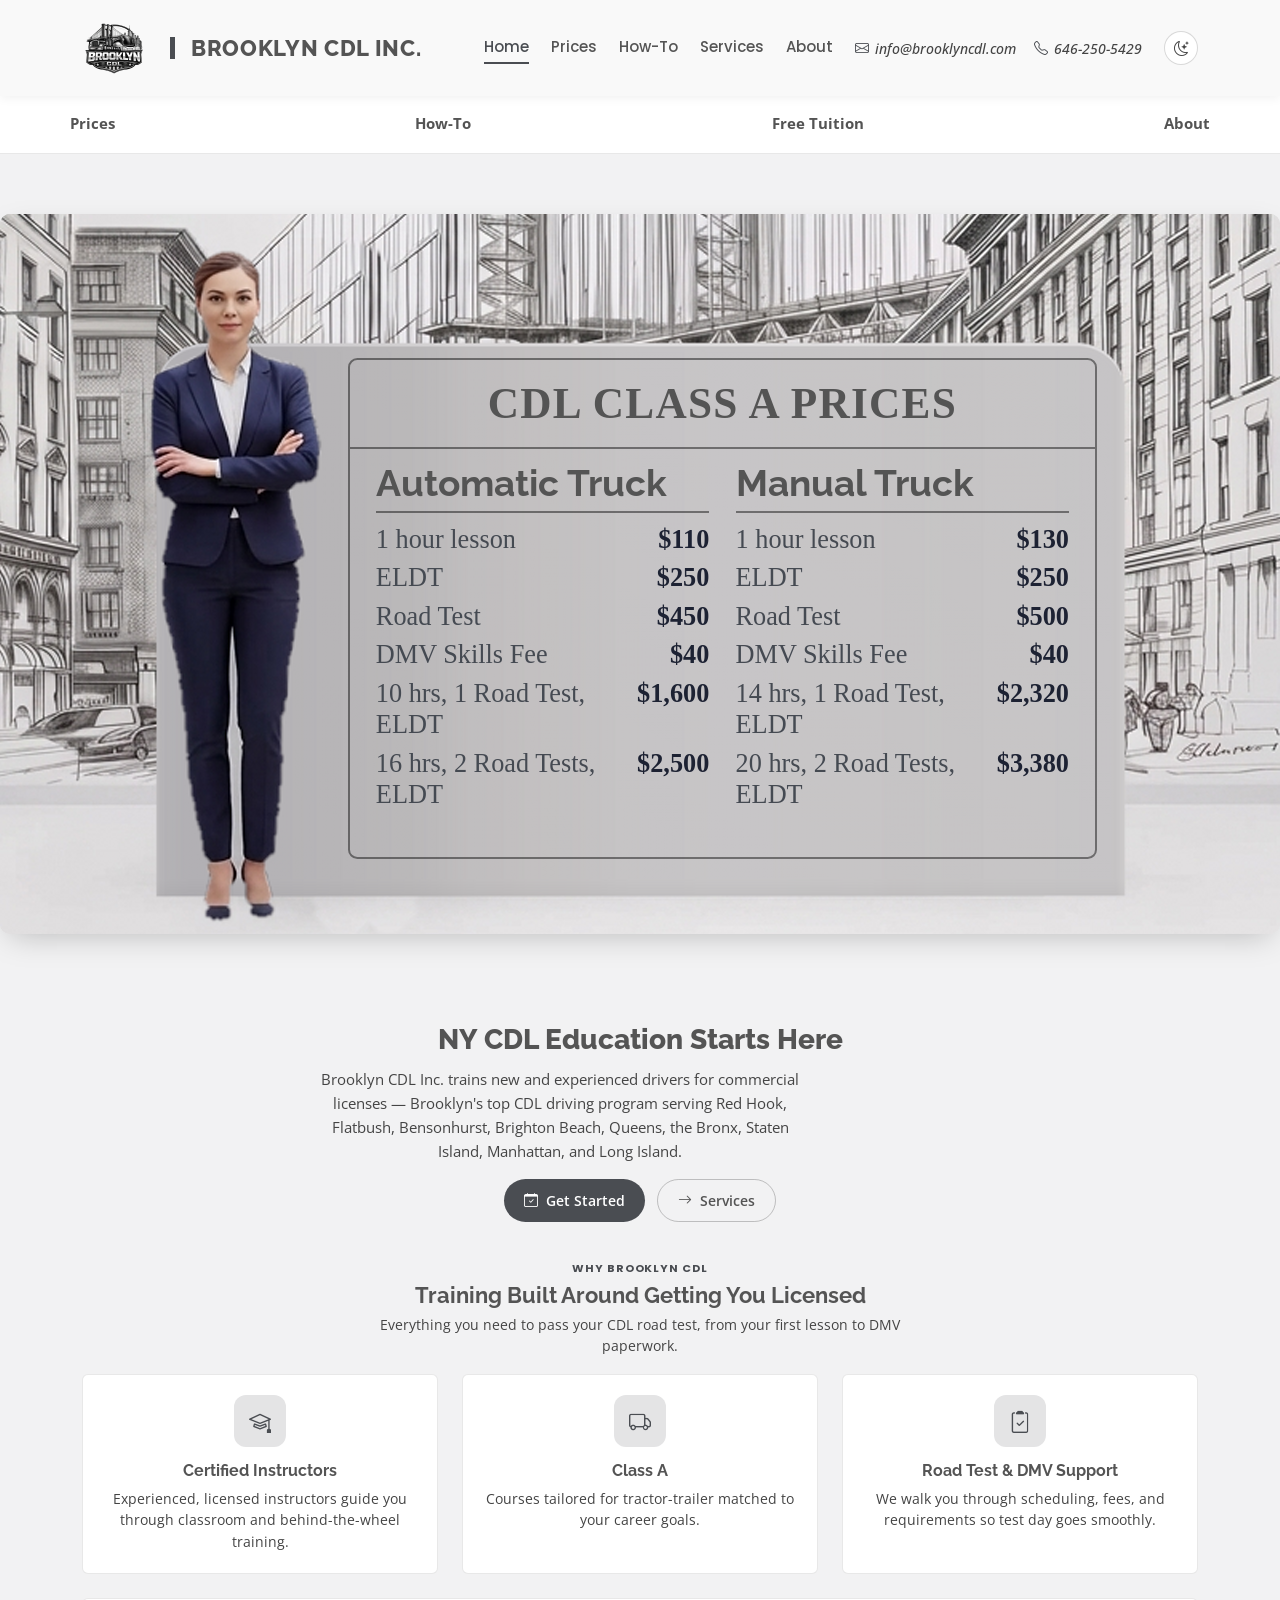
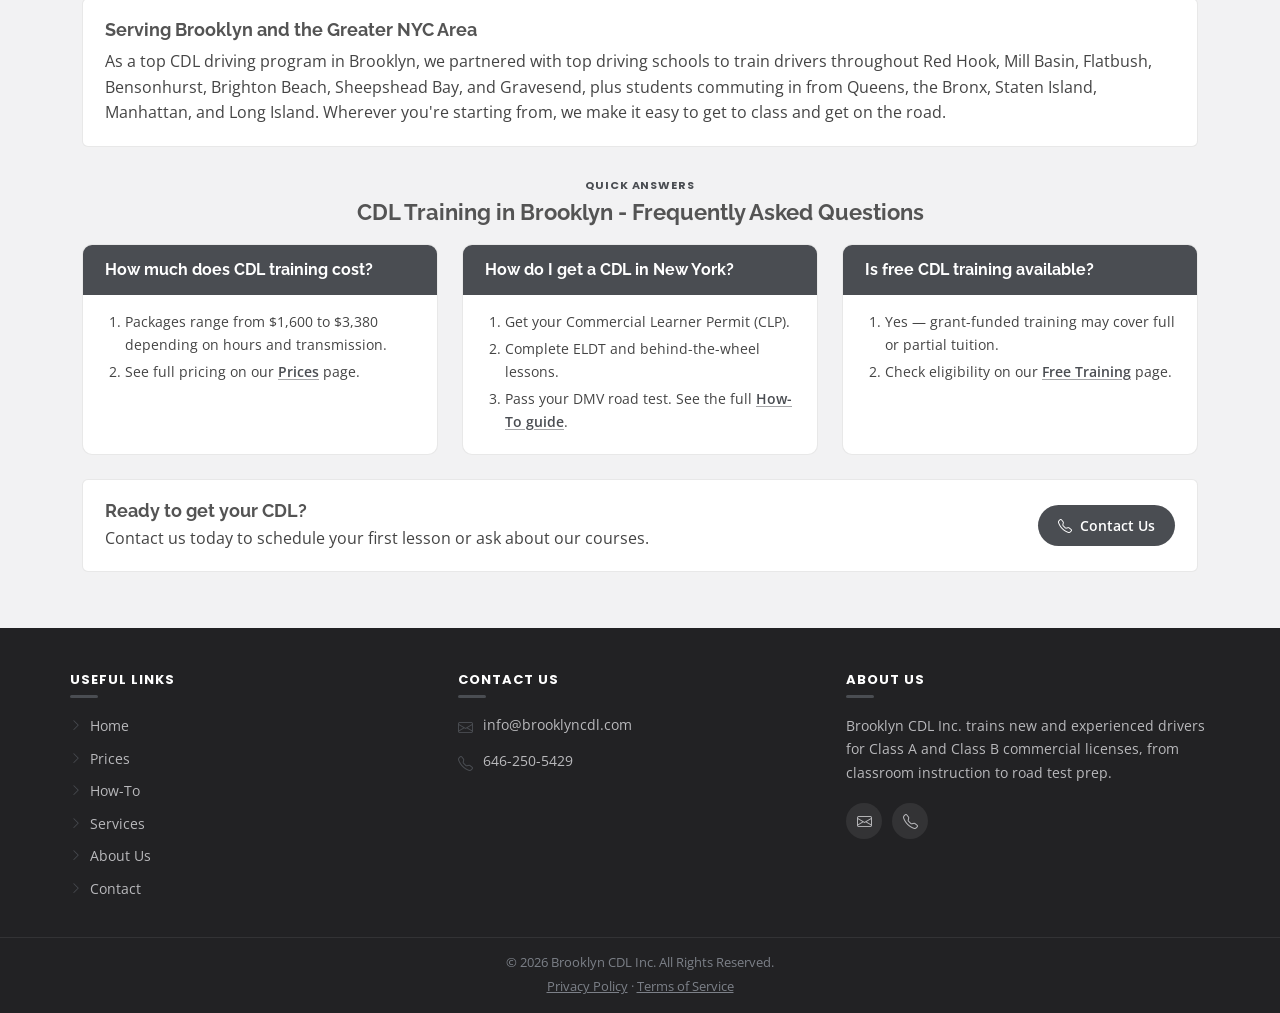
<file: index.html>
<!DOCTYPE html>
<html lang="en">

<head>
  <meta charset="utf-8">
  <meta content="width=device-width, initial-scale=1.0" name="viewport">
  <title>Top CDL Driving Program in Brooklyn, NY | Brooklyn CDL Inc.</title>
  <meta name="description" content="Brooklyn CDL Inc. is a top CDL driving program offering Class A and Class B commercial driver's license training, ELDT, and road test prep for Red Hook, Mill Basin, Flatbush, Bensonhurst, Brighton Beach, Sheepshead Bay, Gravesend, Queens, the Bronx, Staten Island, Manhattan, and Long Island.">
  <link rel="canonical" href="https://www.brooklyncdl.com/index.html">

  <script type="application/ld+json">
  {
    "@context": "https://schema.org",
    "@type": "LocalBusiness",
    "@id": "https://www.brooklyncdl.com/#business",
    "name": "Brooklyn CDL Inc.",
    "description": "Top CDL driving program in Brooklyn, NY offering Class A commercial driver's license training, ELDT, and road test preparation.",
    "url": "https://www.brooklyncdl.com/",
    "telephone": "+1-646-250-5429",
    "email": "info@brooklyncdl.com",
    "address": {
      "@type": "PostalAddress",
      "addressLocality": "Brooklyn",
      "addressRegion": "NY",
      "addressCountry": "US"
    },
    "areaServed": [
      "Brooklyn", "Red Hook", "Mill Basin", "Flatbush", "Bensonhurst", 
      "Brighton Beach", "Sheepshead Bay", "Gravesend", "Queens", "Bronx", "Staten Island",
      "Manhattan", "Long Island"
    ],
    "priceRange": "$$"
  }
  </script>

  <!-- Fonts -->
  <link href="https://fonts.googleapis.com" rel="preconnect">
  <link href="https://fonts.gstatic.com" rel="preconnect" crossorigin>
  <link href="https://fonts.googleapis.com/css2?family=Open+Sans:ital,wght@0,400;0,500;0,600;0,700;0,800&family=Poppins:ital,wght@0,400;0,500;0,600;0,700&family=Raleway:ital,wght@0,600;0,700;0,800;0,900&display=swap" rel="stylesheet">

  <!-- Vendor CSS Files -->
  <link href="assets/vendor/bootstrap/css/bootstrap.min.css" rel="stylesheet">
  <link href="assets/vendor/bootstrap-icons/bootstrap-icons.css" rel="stylesheet">
  <link href="assets/vendor/aos/aos.css" rel="stylesheet">

  <!-- Main CSS File (Eterna template) -->
  <link href="assets/css/main.css" rel="stylesheet">
  <link href="assets/css/site.css" rel="stylesheet">

  <!-- Apply saved theme/background prefs before first paint to avoid flashing -->
  <script>
    (function () {
      try {
        var theme = localStorage.getItem('bcdl-theme');
        if (!theme) {
          theme = window.matchMedia && window.matchMedia('(prefers-color-scheme: dark)').matches ? 'dark' : 'light';
        }
        if (theme === 'dark') document.documentElement.setAttribute('data-theme', 'dark');
      } catch (e) {}
    })();
  </script>

  <style>
    /* Registering these as animatable lets .bcdl-board morph smoothly between its native
       video-whiteboard position and the enlarged mobile panel, instead of snapping instantly. */
    @property --l { syntax: '<percentage>'; inherits: true; initial-value: 0%; }
    @property --t { syntax: '<percentage>'; inherits: true; initial-value: 0%; }
    @property --w { syntax: '<percentage>'; inherits: true; initial-value: 0%; }
    @property --h { syntax: '<percentage>'; inherits: true; initial-value: 0%; }

    .hero-video-section {
      background: var(--background-color);
    }

    .hero-video-wrap {
      max-width: 1280px;
      margin: 0 auto;
    }

    .bcdl {
      position: relative;
      width: 100%;
      margin: 0 auto;
      overflow: hidden;
      background: var(--background-color);
      border-radius: 10px;
      box-shadow: 0 10px 30px -10px rgba(0, 0, 0, .25);
      --l: 20.34%;  --t: 47.53%;  --w: 74.42%;  --h: 42.45%;
      max-width: 649px;
      aspect-ratio: 649 / 768;
    }

    html[data-theme="dark"] .bcdl {
      box-shadow: 0 0 0 1px rgba(255, 255, 255, .06), 0 16px 40px -12px rgba(0, 0, 0, .6);
    }

    .bcdl[data-mode="wide"] {
      --l: 26.25%;  --t: 20.00%;  --w: 60.38%;  --h: 72.44%;
      max-width: 1280px;
      aspect-ratio: 16 / 9;
    }

    /* On narrow phones the whiteboard crop is too small for its text to stay readable at
       real device widths, so once the video ends we enlarge the board region — full width,
       but keeping its original vertical position/height so the bridge stays visible above
       it — in exchange for legible text. Since this enlarged region extends past the actual
       whiteboard prop drawn in the video, every slide gets its own solid backing panel here
       (not just the pricing card) so text always has a readable background regardless of
       what's behind it in the frame. */
    @media (max-width: 480px) {
      /* Two-stage reveal, timed from JS (see MORPH_HOLD_MS):
         Stage 1 ("done" only) — the card snaps in at the exact position/size of the real
         whiteboard in the video (same --l/--t/--w/--h the video uses while playing), trimmed
         on the left so the woman stays visible beside it — no transition, so it reads as the
         frozen video frame being instantly replaced by a white card sitting on the same spot,
         not a new element fading in over it.
         Stage 2 ("settled", added ~1s later) — the card zooms out from that board-sized rect
         to the full-width enlarged panel used for actually reading the slides. */
      .bcdl[data-mode="phone"].done {
        --l: 20.34%;  --t: 47.53%;  --w: 74.42%;  --h: 42.45%;
      }

      .bcdl[data-mode="phone"].settled {
        --l: 0%;  --t: 34%;  --w: 100%;  --h: 66%;
      }

      /* The woman + room dissolve away only once the card starts zooming out, so stage 1
         still reads as "the board on the video," not an already-dissolved backdrop. */
      .bcdl[data-mode="phone"].settled video {
        transition: opacity 1.8s ease;
        opacity: .16;
      }

      html[data-theme="dark"] .bcdl[data-mode="phone"].settled video {
        opacity: .1;
      }

      /* The backing panel lives on .bcdl-board (shown once, on video-end) rather than
         .bcdl-board-content (which fades on every slide swap) — otherwise the woman and real
         whiteboard would flash back into view during each later slide transition. */
      .bcdl[data-mode="phone"] .bcdl-board {
        background: rgb(199, 197, 199);
        border-radius: 0 10px 0 0;
      }

      .bcdl[data-mode="phone"].settled .bcdl-board {
        background: color-mix(in srgb, var(--background-color), transparent 8%);
        backdrop-filter: blur(2px);
        -webkit-backdrop-filter: blur(2px);
        border-radius: 14px 14px 0 0;
        transition: background-color 1.8s ease, border-radius 1.8s ease, backdrop-filter 1.8s ease,
                    left 1.8s cubic-bezier(.45, 0, .2, 1), top 1.8s cubic-bezier(.45, 0, .2, 1),
                    width 1.8s cubic-bezier(.45, 0, .2, 1), height 1.8s cubic-bezier(.45, 0, .2, 1);
      }

      /* No transform-scale here — the content is sized purely in cqw off its container, so as
         the board itself grows (the only thing animating in stage 2), text/layout scale up
         smoothly and in lockstep with it automatically; adding a separate transform/scale on
         top of that is what caused the "zig-zag" drift during zoom-out. */
      .bcdl[data-mode="phone"] .bcdl-board-content {
        padding: 20px 18px;
        box-sizing: border-box;
        overflow: hidden;
      }

      /* Starts hidden so that once .done is added, it fades IN (not already-visible content
         snapping to hidden-then-back, which is what happens if the hidden state is only
         declared on the .done rule itself). */
      .bcdl[data-mode="phone"]:not(.done) .bcdl-board-content {
        opacity: 0;
        transform: translateY(6px);
      }

      /* Stage 1: card content fades/lifts in gently onto the board once .done is added. */
      .bcdl[data-mode="phone"].done:not(.settled) .bcdl-board-content {
        opacity: 1;
        transform: translateY(0);
        transition: opacity .6s ease .15s, transform .6s ease .15s;
      }

      .bcdl[data-mode="phone"] .bcdl-card {
        height: 100%;
        width: 100%;
        border: none;
        border-radius: 0;
      }

      /* Stage 1's board background is always the whiteboard grey (even in dark theme, since
         it's matching the video), so text there stays dark. Only once "settled" does the
         panel flip to the dark page color, needing a light-on-dark text swap to match. */
      html[data-theme="dark"] .bcdl[data-mode="phone"].settled .bcdl-board {
        color: var(--default-color);
      }
      html[data-theme="dark"] .bcdl[data-mode="phone"].settled .bcdl-price-col li b,
      html[data-theme="dark"] .bcdl[data-mode="phone"].settled .guide-list li a,
      html[data-theme="dark"] .bcdl[data-mode="phone"].settled .feature-list li {
        color: var(--default-color);
      }
      html[data-theme="dark"] .bcdl[data-mode="phone"].settled .bcdl-price-col li span,
      html[data-theme="dark"] .bcdl[data-mode="phone"].settled .benefit-list li span {
        color: color-mix(in srgb, var(--default-color), transparent 25%);
      }
      html[data-theme="dark"] .bcdl[data-mode="phone"].settled .guide-list li a::before {
        background: rgba(255, 255, 255, .12);
      }
    }

    .bcdl video, .bcdl .bcdl-end {
      position: absolute; inset: 0; width: 100%; height: 100%; display: block; object-fit: cover;
    }

    .bcdl .bcdl-end { opacity: 0; }
    .bcdl.fallback .bcdl-end { opacity: 1; }

    .bcdl-board {
      position: absolute;
      left: var(--l); top: var(--t); width: var(--w); height: var(--h);
      box-sizing: border-box;
      container-type: inline-size;
      color: #1d2233;
      opacity: 0; transition: opacity .5s ease;
      overflow: hidden;
    }

    .bcdl.done .bcdl-board { opacity: 1; }
    .bcdl-board h2 { margin: 0 0 2cqw; font-size: 7cqw; line-height: 1.15; text-align: center; }
    .bcdl-board p  { margin: 0 0 1.5cqw; font-size: 4.2cqw; line-height: 1.35; }
    .bcdl-board ul { margin: 0; padding: 0; list-style: none; }
    .bcdl-board li { display: flex; justify-content: space-between; gap: 3cqw; padding: .8cqw 0; font-size: 4.6cqw; }

    .bcdl-board-content {
      height: 100%;
      transition: opacity .7s cubic-bezier(.4, 0, .2, 1), filter .7s cubic-bezier(.4, 0, .2, 1), transform .7s cubic-bezier(.4, 0, .2, 1);
    }
    .bcdl-board-content.is-swapping {
      opacity: 0;
      filter: blur(6px);
      transform: scale(.97);
    }

    /* Pricing card — blends into the whiteboard's own grey, top-aligned like the other slides, slightly inset from the board edges */
    .bcdl-card {
      display: flex;
      flex-direction: column;
      height: 96%;
      width: 97%;
      margin: 0 auto;
      border-radius: 1.2cqw;
      overflow: hidden;
      border: .28cqw solid rgba(0, 0, 0, .45);
      font-family: "Times New Roman", Times, serif;
    }

    .bcdl-card-header {
      flex-shrink: 0;
      display: block;
      color: var(--heading-color);
      padding: 1.4cqw 3cqw;
      font-weight: 700;
      font-size: 5.6cqw;
      letter-spacing: .03em;
      text-transform: uppercase;
      text-align: center;
      text-decoration: none;
      border-bottom: .28cqw solid rgba(0, 0, 0, .45);
      transition: color .2s ease;
    }
    a.bcdl-card-header:hover {
      color: var(--accent-color);
    }

    .bcdl-card-body {
      flex: 1;
      min-height: 0;
      padding: 1.6cqw 3.4cqw;
      display: flex;
      gap: 3.4cqw;
      overflow: hidden;
    }

    .bcdl-price-col { flex: 1; min-width: 0; }
    .bcdl-price-col h3 {
      margin: 0 0 1cqw;
      font-size: 4.8cqw;
      font-weight: 700;
      color: var(--heading-color);
      border-bottom: .28cqw solid rgba(0, 0, 0, .45);
      padding-bottom: .7cqw;
    }
    .bcdl-price-col ul { margin: 0; padding: 0; list-style: none; }
    .bcdl-price-col li {
      display: flex;
      justify-content: space-between;
      gap: 1.6cqw;
      padding: .45cqw 0;
      font-size: 3.4cqw;
      line-height: 1.2;
    }
    .bcdl-price-col li b { flex-shrink: 0; color: #1d2233; font-weight: 700; }
    .bcdl-price-col li span { color: #454a52; }

    /* "How-Tos" guide list — modern single-line links with arrow bullets */
    .guide-list {
      margin: 0;
      padding: 0;
      list-style: none;
    }
    .guide-list li {
      border-bottom: .1cqw solid rgba(0, 0, 0, .12);
    }
    .guide-list li:last-child {
      border-bottom: none;
    }
    .guide-list li a {
      display: flex;
      align-items: center;
      gap: 1.8cqw;
      padding: .4cqw .4cqw;
      color: #333740;
      font-size: 3.6cqw;
      line-height: 1.2;
      white-space: nowrap;
      overflow: hidden;
      text-overflow: ellipsis;
      text-decoration: none;
      border-radius: .6cqw;
      transition: color .2s ease, background-color .2s ease, padding-left .2s ease;
    }
    .guide-list li a::before {
      content: "\f468"; /* bootstrap-icons lightbulb-fill — matches the round icon style used in
                            the Sponsored and How We Teach cards */
      font-family: "bootstrap-icons", sans-serif;
      flex-shrink: 0;
      display: inline-flex;
      align-items: center;
      justify-content: center;
      width: 6.6cqw;
      height: 6.6cqw;
      min-width: 26px;
      min-height: 26px;
      border-radius: 50%;
      background: color-mix(in srgb, var(--accent-color), transparent 82%);
      color: var(--accent-color);
      font-size: 3.2cqw;
      transition: background-color .2s ease, color .2s ease, transform .2s ease;
    }
    .guide-list li a:hover {
      color: var(--accent-color);
      background: rgba(0, 0, 0, .05);
      padding-left: 1.2cqw;
    }
    .guide-list li a:hover::before {
      background: var(--accent-color);
      color: #fff;
      transform: translateX(.4cqw);
    }

    /* "Sponsored and Zero-Cost Training" — statement list with checkmark bullets + CTA line */
    .feature-title {
      font-size: 5cqw !important;
      white-space: nowrap;
    }
    .feature-list {
      margin: 0;
      padding: 0;
      list-style: none;
      display: flex;
      flex-direction: column;
      gap: 1.4cqw;
    }
    .feature-list li {
      display: flex;
      justify-content: flex-start;
      align-items: center;
      gap: 2cqw;
      color: #333740;
      font-size: 3.4cqw;
      line-height: 1.3;
    }
    .feature-list li i {
      flex-shrink: 0;
      display: inline-flex;
      align-items: center;
      justify-content: center;
      width: 7.5cqw;
      height: 7.5cqw;
      min-width: 30px;
      min-height: 30px;
      border-radius: 50%;
      background: color-mix(in srgb, var(--accent-color), transparent 82%);
      color: var(--accent-color);
      font-size: 3.4cqw;
    }
    /* When a feature-list/benefit-list item's whole line is a link (CTA rows), display:contents
       lets its icon + text behave as direct flex children of the <li>, same as plain items */
    .feature-list li a,
    .benefit-list li a {
      display: contents;
      color: inherit;
      text-decoration: none;
    }
    .feature-list li:has(a):hover,
    .benefit-list li:has(a):hover {
      text-decoration: underline;
    }
    /* "How We Teach and Why Us?" — bold label + short description per benefit */
    .benefit-list {
      margin: 0;
      padding: 0;
      list-style: none;
      display: flex;
      flex-direction: column;
      gap: 1.4cqw;
    }
    .benefit-list li {
      display: flex;
      justify-content: flex-start;
      align-items: center;
      gap: 2cqw;
    }
    .benefit-list li i {
      flex-shrink: 0;
      display: inline-flex;
      align-items: center;
      justify-content: center;
      width: 7.5cqw;
      height: 7.5cqw;
      min-width: 30px;
      min-height: 30px;
      border-radius: 50%;
      background: color-mix(in srgb, var(--accent-color), transparent 82%);
      color: var(--accent-color);
      font-size: 3.4cqw;
    }
    .benefit-list li div {
      min-width: 0;
      display: flex;
      flex-direction: column;
      gap: .1em;
    }
    .benefit-list li strong {
      color: var(--heading-color);
      font-size: 3.4cqw;
      font-weight: 700;
      line-height: 1.2;
    }
    .benefit-list li span {
      color: #454a52;
      font-size: 3cqw;
      line-height: 1.25;
    }

    /* Prev/next slide arrows */
    .bcdl-nav {
      position: absolute;
      inset: 0;
      display: flex;
      align-items: center;
      justify-content: space-between;
      padding: 0 .5cqw;
      opacity: 0;
      pointer-events: none;
      transition: opacity .25s ease;
    }
    .bcdl.done .bcdl-board:hover .bcdl-nav,
    .bcdl-nav.is-touch-visible {
      opacity: 1;
    }
    .bcdl-nav-btn {
      pointer-events: auto;
      width: 7cqw;
      height: 7cqw;
      min-width: 22px;
      min-height: 22px;
      border-radius: 50%;
      border: none;
      background: rgba(0, 0, 0, .35);
      color: #fff;
      display: flex;
      align-items: center;
      justify-content: center;
      font-size: 3.4cqw;
      cursor: pointer;
      transition: background .2s ease, transform .2s ease;
    }
    .bcdl-nav-btn:hover { background: rgba(0, 0, 0, .55); transform: scale(1.08); }
  </style>
</head>

<body>

  <header id="header" class="header light-background">
    <div class="container header-row">
      <a href="index.html" class="logo">
        <img src="assets/img/Logo.png" alt="Brooklyn CDL Logo">
        <h1 class="sitename mb-0">Brooklyn CDL Inc.</h1>
      </a>

      <div class="header-right">
        <nav class="navmenu" id="navmenu">
          <ul>
            <li><a href="index.html" class="active">Home</a></li>
            <li><a href="prices.html">Prices</a></li>
            <li><a href="how-to.html">How-To</a></li>
            <li><a href="services.html">Services</a></li>
            <li><a href="about.html">About</a></li>
          </ul>
        </nav>

        <div class="contact-info">
          <i class="bi bi-envelope d-flex align-items-center"><a href="mailto:info@brooklyncdl.com">info@brooklyncdl.com</a></i>
          <i class="bi bi-telephone d-flex align-items-center"><a href="tel:646-250-5429">646-250-5429</a></i>
        </div>

        <div class="pref-toggles">
          <button type="button" id="themeToggle" class="pref-btn" title="Toggle light/dark theme" aria-label="Toggle light/dark theme">
            <i class="bi bi-moon-stars"></i>
          </button>
          <button type="button" id="navToggle" class="pref-btn mobile-nav-toggle" title="Menu" aria-label="Menu">
            <i class="bi bi-list"></i>
          </button>
        </div>
      </div>
    </div>
  </header>

  <div class="quick-nav" id="quickNav">
    <div class="container quick-nav-row">
      <a href="prices.html">Prices</a>
      <a href="how-to.html">How-To</a>
      <a href="services.html#sponsored-training">Free Tuition</a>
      <a href="about.html">About</a>
    </div>
  </div>

  <main class="main">

    <section class="hero-video-section" data-aos="fade-up">
      <div class="hero-video-wrap">
        <div class="bcdl" id="bcdl" data-mode="phone">
          <img class="bcdl-end" id="bcdlEnd" alt="">
          <video id="bcdlVideo" muted playsinline preload="auto"></video>
          <div class="bcdl-board" id="bcdlBoard">
            <div class="bcdl-board-content" id="bcdlBoardContent"></div>
            <div class="bcdl-nav">
              <button type="button" class="bcdl-nav-btn" id="bcdlPrev" aria-label="Previous slide"><i class="bi bi-chevron-left"></i></button>
              <button type="button" class="bcdl-nav-btn" id="bcdlNext" aria-label="Next slide"><i class="bi bi-chevron-right"></i></button>
            </div>
          </div>
        </div>
      </div>
    </section>

    <section class="hero">
      <div class="container">
        <div class="hero-copy text-center mx-auto" data-aos="fade-up" style="max-width: 640px;">
          <h1>NY CDL Education Starts Here</h1>
          <p>Brooklyn CDL Inc. trains new and experienced drivers for commercial licenses — Brooklyn's top CDL driving program serving Red Hook, Flatbush, Bensonhurst, Brighton Beach, Queens, the Bronx, Staten Island, Manhattan, and Long Island.</p>
          <div class="hero-actions justify-content-center">
            <a href="contact.html" class="btn-brand"><i class="bi bi-calendar-check"></i> Get Started</a>
            <a href="services.html" class="btn-outline"><i class="bi bi-arrow-right"></i> Services</a>
          </div>
        </div>
      </div>
    </section>

    <section class="section" id="highlights">
      <div class="container">
        <div class="section-heading text-center mx-auto" data-aos="fade-up" style="max-width: 640px;">
          <span class="eyebrow">Why Brooklyn CDL</span>
          <h2>Training Built Around Getting You Licensed</h2>
          <p class="mx-auto">Everything you need to pass your CDL road test, from your first lesson to DMV paperwork.</p>
        </div>

        <div class="row gy-3">
          <div class="col-md-4" data-aos="fade-up" data-aos-delay="100">
            <div class="service-card">
              <div class="service-icon"><i class="bi bi-mortarboard"></i></div>
              <h3>Certified Instructors</h3>
              <p>Experienced, licensed instructors guide you through classroom and behind-the-wheel training.</p>
            </div>
          </div>
          <div class="col-md-4" data-aos="fade-up" data-aos-delay="200">
            <div class="service-card">
              <div class="service-icon"><i class="bi bi-truck"></i></div>
              <h3>Class A</h3>
              <p>Courses tailored for tractor-trailer matched to your career goals.</p>
            </div>
          </div>
          <div class="col-md-4" data-aos="fade-up" data-aos-delay="300">
            <div class="service-card">
              <div class="service-icon"><i class="bi bi-clipboard2-check"></i></div>
              <h3>Road Test &amp; DMV Support</h3>
              <p>We walk you through scheduling, fees, and requirements so test day goes smoothly.</p>
            </div>
          </div>
        </div>
      </div>
    </section>

    <section class="section" id="service-area" style="padding-top: 0;">
      <div class="container">
        <div class="option-card" data-aos="fade-up">
          <h2>Serving Brooklyn and the Greater NYC Area</h2>
          <p class="lead-text">As a top CDL driving program in Brooklyn, we partnered with top driving schools to train drivers throughout Red Hook, Mill Basin, Flatbush, Bensonhurst, Brighton Beach, Sheepshead Bay, and Gravesend, plus students commuting in from Queens, the Bronx, Staten Island, Manhattan, and Long Island. Wherever you're starting from, we make it easy to get to class and get on the road.</p>
        </div>
      </div>
    </section>

    <section class="section" id="home-faq" style="padding-top: 0;">
      <div class="container">
        <div class="section-heading text-center mx-auto" data-aos="fade-up" style="max-width: 640px;">
          <span class="eyebrow">Quick Answers</span>
          <h2>CDL Training in Brooklyn - Frequently Asked Questions</h2>
        </div>

        <div class="row gy-3">
          <div class="col-md-4" data-aos="fade-up" data-aos-delay="100">
            <div class="pricing-card qa-card">
              <div class="pricing-card-head">
                <h3>How much does CDL training cost?</h3>
              </div>
              <div class="pricing-card-body">
                <ol>
                  <li>Packages range from $1,600 to $3,380 depending on hours and transmission.</li>
                  <li>See full pricing on our <a href="prices.html">Prices</a> page.</li>
                </ol>
              </div>
            </div>
          </div>
          <div class="col-md-4" data-aos="fade-up" data-aos-delay="200">
            <div class="pricing-card qa-card">
              <div class="pricing-card-head">
                <h3>How do I get a CDL in New York?</h3>
              </div>
              <div class="pricing-card-body">
                <ol>
                  <li>Get your Commercial Learner Permit (CLP).</li>
                  <li>Complete ELDT and behind-the-wheel lessons.</li>
                  <li>Pass your DMV road test. See the full <a href="how-to.html">How-To guide</a>.</li>
                </ol>
              </div>
            </div>
          </div>
          <div class="col-md-4" data-aos="fade-up" data-aos-delay="300">
            <div class="pricing-card qa-card">
              <div class="pricing-card-head">
                <h3>Is free CDL training available?</h3>
              </div>
              <div class="pricing-card-body">
                <ol>
                  <li>Yes — grant-funded training may cover full or partial tuition.</li>
                  <li>Check eligibility on our <a href="services.html#sponsored-training">Free Training</a> page.</li>
                </ol>
              </div>
            </div>
          </div>
        </div>
      </div>
    </section>

    <section class="section" id="cta" style="padding-top: 0;">
      <div class="container">
        <div class="option-card d-flex flex-column flex-md-row align-items-md-center justify-content-between gap-3" data-aos="fade-up">
          <div>
            <h2 class="mb-1">Ready to get your CDL?</h2>
            <p class="lead-text mb-0">Contact us today to schedule your first lesson or ask about our courses.</p>
          </div>
          <a href="contact.html" class="btn-brand flex-shrink-0"><i class="bi bi-telephone"></i> Contact Us</a>
        </div>
      </div>
    </section>

  </main>

  <footer class="site-footer">
    <div class="container footer-main">
      <div class="row gy-4">
        <div class="col-6 col-md-4 footer-col">
          <h4>Useful Links</h4>
          <ul>
            <li><a href="index.html"><i class="bi bi-chevron-right"></i> Home</a></li>
            <li><a href="prices.html"><i class="bi bi-chevron-right"></i> Prices</a></li>
            <li><a href="how-to.html"><i class="bi bi-chevron-right"></i> How-To</a></li>
            <li><a href="services.html"><i class="bi bi-chevron-right"></i> Services</a></li>
            <li><a href="about.html"><i class="bi bi-chevron-right"></i> About Us</a></li>
            <li><a href="contact.html"><i class="bi bi-chevron-right"></i> Contact</a></li>
          </ul>
        </div>

        <div class="col-6 col-md-4 footer-col">
          <h4>Contact Us</h4>
          <div class="footer-contact-row">
            <i class="bi bi-envelope"></i>
            <a href="mailto:info@brooklyncdl.com">info@brooklyncdl.com</a>
          </div>
          <div class="footer-contact-row">
            <i class="bi bi-telephone"></i>
            <a href="tel:646-250-5429">646-250-5429</a>
          </div>
        </div>

        <div class="col-md-4 footer-col">
          <h4>About Us</h4>
          <p>Brooklyn CDL Inc. trains new and experienced drivers for Class A and Class B commercial licenses, from classroom instruction to road test prep.</p>
          <div class="footer-social">
            <a href="mailto:info@brooklyncdl.com" aria-label="Email"><i class="bi bi-envelope"></i></a>
            <a href="tel:646-250-5429" aria-label="Call"><i class="bi bi-telephone"></i></a>
          </div>
        </div>
      </div>
    </div>

    <div class="footer-bottom">
      &copy; <span id="footerYear"></span> Brooklyn CDL Inc. All Rights Reserved.
      <div class="footer-legal"><a href="privacy.html" target="_blank" rel="noopener">Privacy Policy</a> &middot; <a href="terms.html" target="_blank" rel="noopener">Terms of Service</a></div>
    </div>
  </footer>

  <script>document.getElementById('footerYear').textContent = new Date().getFullYear();</script>

  <!-- Vendor JS Files -->
  <script src="assets/vendor/bootstrap/js/bootstrap.bundle.min.js"></script>
  <script src="assets/vendor/aos/aos.js"></script>
  <script src="assets/js/site.js"></script>

  <script>
    (function () {
      var box = document.getElementById('bcdl'),
          vid = document.getElementById('bcdlVideo'),
          img = document.getElementById('bcdlEnd');

      var FILES = {
        phone: { video: 'assets/video/brooklyn_cdl_intro_phone.mp4', end: 'assets/img/brooklyn_cdl_end_phone.png' },
        wide:  { video: 'assets/video/brooklyn_cdl_intro_wide.mp4',  end: 'assets/img/brooklyn_cdl_end_wide.png'  }
      };

      function pickMode() {
        return (window.innerWidth > window.innerHeight) ? 'wide' : 'phone';
      }
      var onBoardShown = null; // set once the whiteboard slideshow below is initialized
      var HOLD_MS = 1000, settledTimer = null;
      function showInfo()  {
        box.classList.add('done');
        clearTimeout(settledTimer);
        // card sits at the whiteboard's exact size/position for a beat before zooming out
        settledTimer = setTimeout(function () {
          box.classList.add('settled');
          if (onBoardShown) onBoardShown();
        }, HOLD_MS);
      }
      function fallback()  { box.classList.add('fallback'); showInfo(); }

      var mode = null, finished = false, loadToken = 0;
      function load(m, jumpToEnd) {
        if (m === mode) return; // avoid pointless reload/freeze when orientation doesn't actually change the mode
        mode = m;
        var myToken = ++loadToken;
        box.setAttribute('data-mode', m);
        clearTimeout(settledTimer);
        box.classList.remove('done', 'fallback', 'settled');
        img.src = FILES[m].end;
        vid.poster = FILES[m].end;
        vid.src = FILES[m].video;
        vid.load();
        if (jumpToEnd) {
          vid.addEventListener('loadedmetadata', function onMeta() {
            vid.removeEventListener('loadedmetadata', onMeta);
            if (myToken !== loadToken) return; // a newer load() superseded this one
            vid.addEventListener('seeked', function onSeeked() {
              vid.removeEventListener('seeked', onSeeked);
              if (myToken !== loadToken) return;
              showInfo();
            });
            vid.currentTime = Math.max(0, vid.duration - 0.05);
          });
        } else {
          var p = vid.play();
          if (p && p.catch) p.catch(fallback);
        }
      }

      vid.addEventListener('ended', function () { finished = true; showInfo(); });
      vid.addEventListener('error', fallback);

      load(pickMode(), false);

      var t;
      function handleViewportChange() {
        clearTimeout(t);
        t = setTimeout(function () {
          var m = pickMode();
          if (m !== mode) load(m, finished);
        }, 250);
      }
      window.addEventListener('resize', handleViewportChange);
      window.addEventListener('orientationchange', function () {
        // orientation-change fires before the browser reports final innerWidth/innerHeight on some
        // mobile browsers, so re-check shortly after rather than trusting the immediate values
        clearTimeout(t);
        t = setTimeout(function () {
          var m = pickMode();
          if (m !== mode) load(m, finished);
        }, 400);
      });

      // Whiteboard slides — swap every 10s, or navigate manually with the arrows
      var boardContent = document.getElementById('bcdlBoardContent');
      var prevBtn = document.getElementById('bcdlPrev');
      var nextBtn = document.getElementById('bcdlNext');
      var navWrap = document.querySelector('.bcdl-nav');

      var SLIDES = [
        '<div class="bcdl-card">' +
          '<a class="bcdl-card-header" href="prices.html">CDL Class A Prices</a>' +
          '<div class="bcdl-card-body">' +
            '<div class="bcdl-price-col">' +
              '<h3>Automatic Truck</h3>' +
              '<ul>' +
                '<li><span>1 hour lesson</span><b>$110</b></li>' +
                '<li><span>ELDT</span><b>$250</b></li>' +
                '<li><span>Road Test</span><b>$450</b></li>' +
                '<li><span>DMV Skills Fee</span><b>$40</b></li>' +
                '<li><span>10 hrs, 1 Road Test, ELDT</span><b>$1,600</b></li>' +
                '<li><span>16 hrs, 2 Road Tests, ELDT</span><b>$2,500</b></li>' +
              '</ul>' +
            '</div>' +
            '<div class="bcdl-price-col">' +
              '<h3>Manual Truck</h3>' +
              '<ul>' +
                '<li><span>1 hour lesson</span><b>$130</b></li>' +
                '<li><span>ELDT</span><b>$250</b></li>' +
                '<li><span>Road Test</span><b>$500</b></li>' +
                '<li><span>DMV Skills Fee</span><b>$40</b></li>' +
                '<li><span>14 hrs, 1 Road Test, ELDT</span><b>$2,320</b></li>' +
                '<li><span>20 hrs, 2 Road Tests, ELDT</span><b>$3,380</b></li>' +
              '</ul>' +
            '</div>' +
          '</div>' +
        '</div>',
        '<h2>HOW-TO</h2>' +
          '<ul class="guide-list">' +
            '<li><a href="how-to.html">Get a CDL: The Complete Step-by-Step Process</a></li>' +
            '<li><a href="how-to.html">Choose Between CDL Class A, B, and C</a></li>' +
            '<li><a href="how-to.html">Get a Commercial Learner\'s Permit (CLP)</a></li>' +
            '<li><a href="how-to.html">Get ELDT: What Is It and Why You Need it</a></li>' +
            '<li><a href="how-to.html">Pay DMV Road Test Scheduling Fee</a></li>' +
            '<li><a href="how-to.html">Obtain a Hazmat Endorsement</a></li>' +
          '</ul>',
        '<h2 class="feature-title">Sponsored and Zero-Cost Training</h2>' +
          '<ul class="feature-list">' +
            '<li><i class="bi bi-mortarboard-fill"></i> Qualify for grant-funded CDL training</li>' +
            '<li><i class="bi bi-people-fill"></i> We work with non-profit and workforce partners</li>' +
            '<li><i class="bi bi-cash-coin"></i> Full tuition covered for eligible drivers</li>' +
            '<li><a href="services.html#sponsored-training"><i class="bi bi-telephone-fill"></i> Call or see if you qualify</a></li>' +
          '</ul>',
        '<h2 class="feature-title">How We Teach and Why Us?</h2>' +
          '<ul class="benefit-list">' +
            '<li><i class="bi bi-calendar2-week-fill"></i><div><strong>Flexible 7-Day Scheduling</strong><span>Morning, evening, and weekend slots built around your work schedule.</span></div></li>' +
            '<li><i class="bi bi-google"></i><div><strong>Top-Rated on Google</strong><span>Recommended by real students for quality instruction and high pass rates.</span></div></li>' +
            '<li><i class="bi bi-trophy-fill"></i><div><strong>High First-Time Pass Rates</strong><span>Proprietary study guides, dedicated range drills, and mock road tests.</span></div></li>' +
            '<li><a href="about.html"><i class="bi bi-truck-front-fill"></i> Learn more about us</a></li>' +
          '</ul>'
      ];
      var slideIndex = 0;
      var ROTATE_MS = 15000;
      var autoTimer = null;

      function renderSlide() {
        boardContent.innerHTML = SLIDES[slideIndex];
      }

      function goToSlide(i) {
        slideIndex = (i + SLIDES.length) % SLIDES.length;
        boardContent.classList.add('is-swapping');
        setTimeout(function () {
          renderSlide();
          boardContent.classList.remove('is-swapping');
        }, 700);
      }

      function restartAutoRotate() {
        clearInterval(autoTimer);
        autoTimer = setInterval(function () { goToSlide(slideIndex + 1); }, ROTATE_MS);
      }

      prevBtn.addEventListener('click', function () { goToSlide(slideIndex - 1); restartAutoRotate(); });
      nextBtn.addEventListener('click', function () { goToSlide(slideIndex + 1); restartAutoRotate(); });

      // Touch devices have no :hover — tapping the board toggles the arrows visible
      box.addEventListener('click', function (e) {
        if (e.target.closest('.bcdl-nav-btn')) return;
        navWrap.classList.toggle('is-touch-visible');
      });

      renderSlide();
      if (box.classList.contains('settled')) {
        // video already finished and settled (e.g. fallback fired before this ran)
        restartAutoRotate();
      } else {
        onBoardShown = restartAutoRotate;
      }
    })();
  </script>

</body>

</html>
</file>
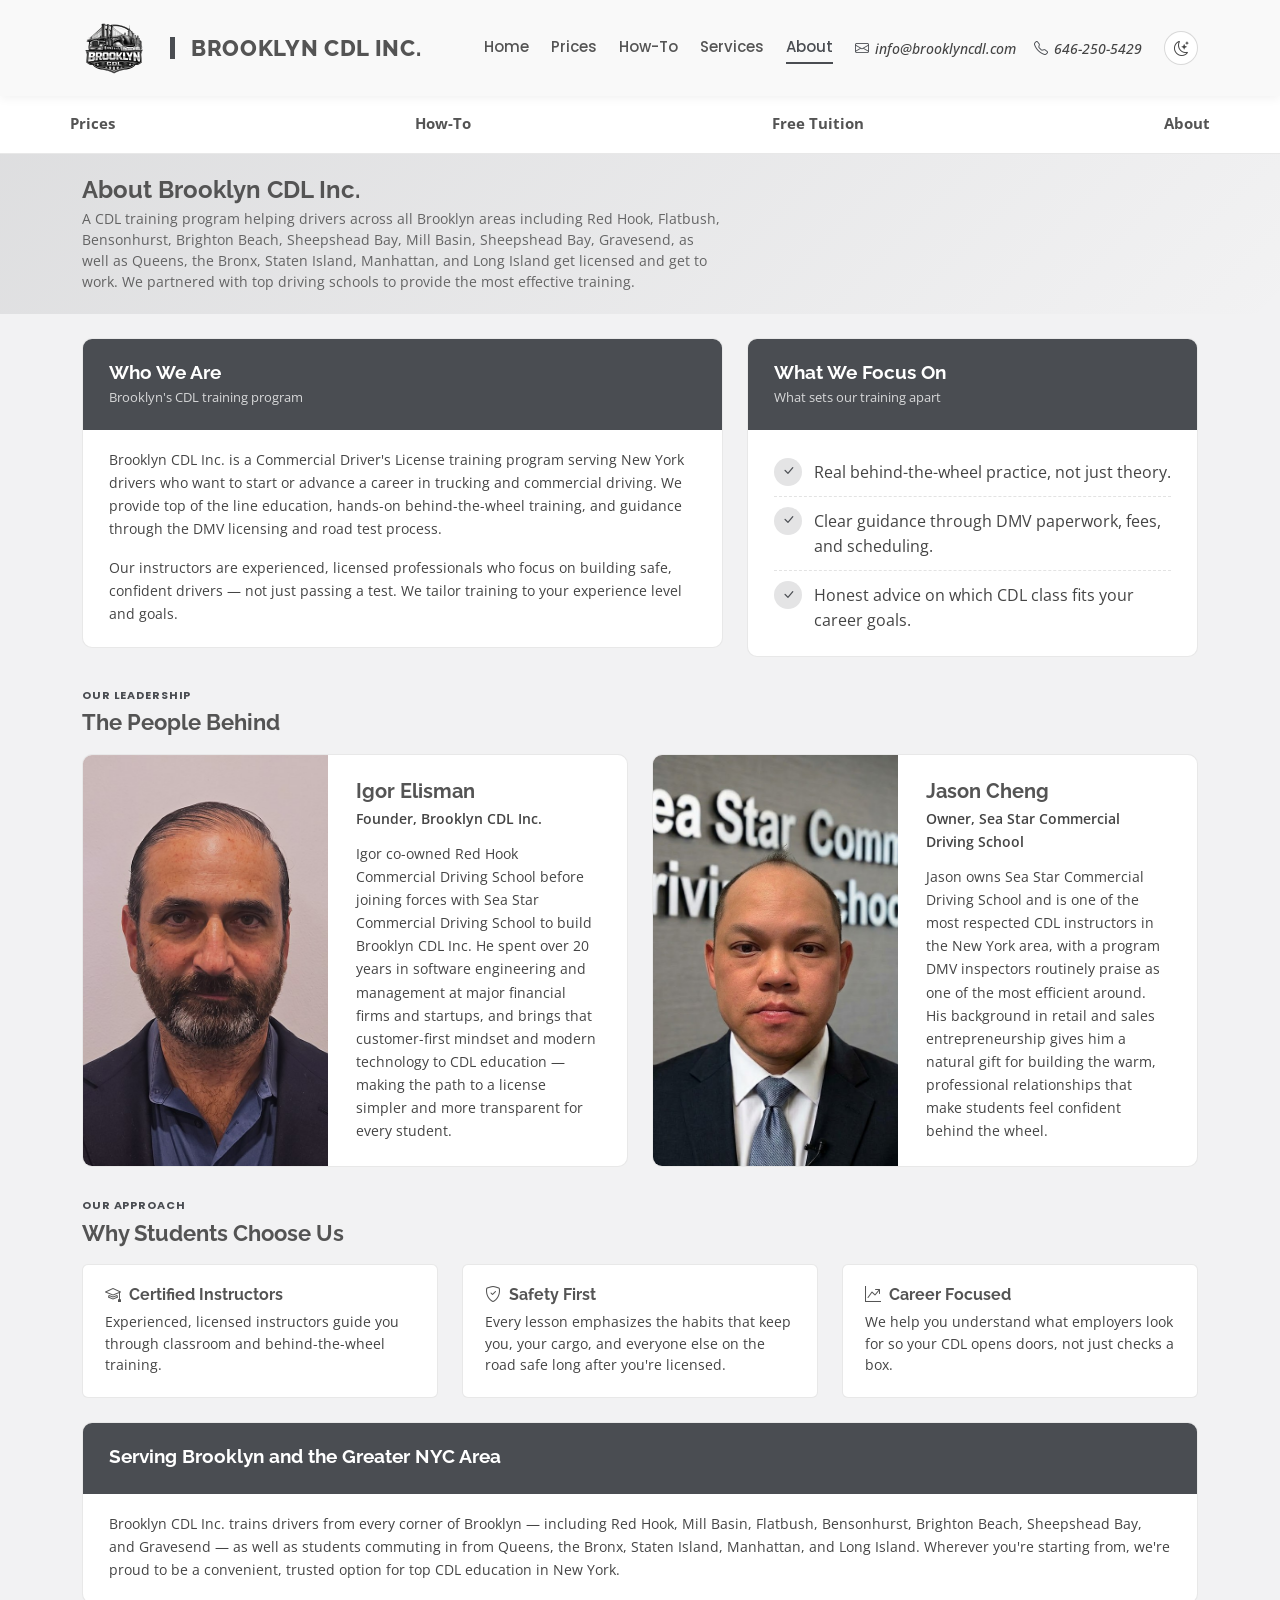
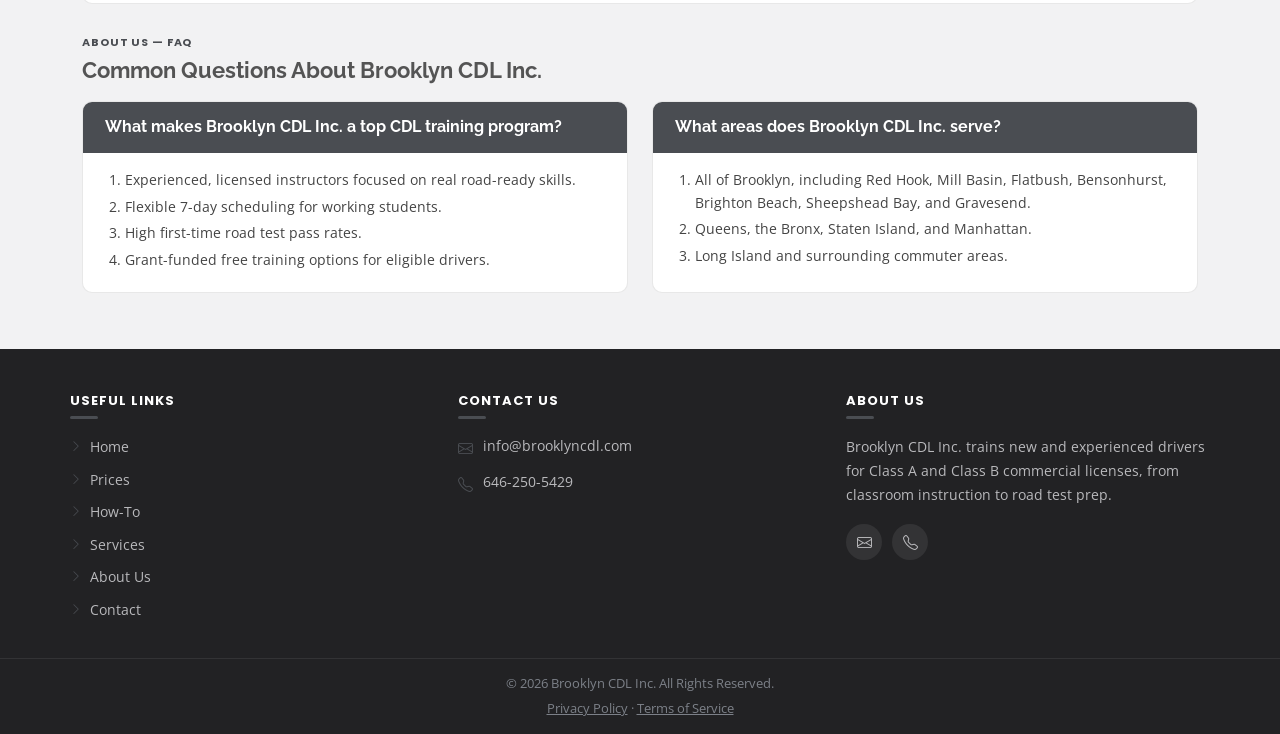
<file: about.html>
<!DOCTYPE html>
<html lang="en">

<head>
  <meta charset="utf-8">
  <meta content="width=device-width, initial-scale=1.0" name="viewport">
  <title>About Brooklyn CDL Inc. | CDL Training Program Serving New York</title>
  <meta name="description" content="Brooklyn CDL Inc. is a top CDL training program serving New York drivers across Red Hook, Flatbush, Bensonhurst, Brighton Beach, Mill Basin, Sheepshead Bay,Gravesend, Queens, the Bronx, Staten Island, Manhattan, and Long Island.">
  <link rel="canonical" href="https://www.brooklyncdl.com/about.html">

  <!-- Fonts -->
  <link href="https://fonts.googleapis.com" rel="preconnect">
  <link href="https://fonts.gstatic.com" rel="preconnect" crossorigin>
  <link href="https://fonts.googleapis.com/css2?family=Open+Sans:ital,wght@0,400;0,500;0,600;0,700;0,800&family=Poppins:ital,wght@0,400;0,500;0,600;0,700&family=Raleway:ital,wght@0,600;0,700;0,800;0,900&display=swap" rel="stylesheet">

  <!-- Vendor CSS Files -->
  <link href="assets/vendor/bootstrap/css/bootstrap.min.css" rel="stylesheet">
  <link href="assets/vendor/bootstrap-icons/bootstrap-icons.css" rel="stylesheet">
  <link href="assets/vendor/aos/aos.css" rel="stylesheet">

  <!-- Main CSS File (Eterna template) -->
  <link href="assets/css/main.css" rel="stylesheet">
  <link href="assets/css/site.css" rel="stylesheet">

  <!-- Apply saved theme/background prefs before first paint to avoid flashing -->
  <script>
    (function () {
      try {
        var theme = localStorage.getItem('bcdl-theme');
        if (!theme) {
          theme = window.matchMedia && window.matchMedia('(prefers-color-scheme: dark)').matches ? 'dark' : 'light';
        }
        if (theme === 'dark') document.documentElement.setAttribute('data-theme', 'dark');
      } catch (e) {}
    })();
  </script>
</head>

<body>

  <header id="header" class="header light-background">
    <div class="container header-row">
      <a href="index.html" class="logo">
        <img src="assets/img/Logo.png" alt="Brooklyn CDL Logo">
        <h1 class="sitename mb-0">Brooklyn CDL Inc.</h1>
      </a>

      <div class="header-right">
        <nav class="navmenu" id="navmenu">
          <ul>
            <li><a href="index.html">Home</a></li>
            <li><a href="prices.html">Prices</a></li>
            <li><a href="how-to.html">How-To</a></li>
            <li><a href="services.html">Services</a></li>
            <li><a href="about.html" class="active">About</a></li>
          </ul>
        </nav>

        <div class="contact-info">
          <i class="bi bi-envelope d-flex align-items-center"><a href="mailto:info@brooklyncdl.com">info@brooklyncdl.com</a></i>
          <i class="bi bi-telephone d-flex align-items-center"><a href="tel:646-250-5429">646-250-5429</a></i>
        </div>

        <div class="pref-toggles">
          <button type="button" id="themeToggle" class="pref-btn" title="Toggle light/dark theme" aria-label="Toggle light/dark theme">
            <i class="bi bi-moon-stars"></i>
          </button>
          <button type="button" id="navToggle" class="pref-btn mobile-nav-toggle" title="Menu" aria-label="Menu">
            <i class="bi bi-list"></i>
          </button>
        </div>
      </div>
    </div>
  </header>

  <div class="quick-nav" id="quickNav">
    <div class="container quick-nav-row">
      <a href="prices.html">Prices</a>
      <a href="how-to.html">How-To</a>
      <a href="services.html#sponsored-training">Free Tuition</a>
      <a href="about.html">About</a>
    </div>
  </div>

  <main class="main">

    <div class="page-title">
      <div class="container">
        <h1>About Brooklyn CDL Inc.</h1>
        <p>A CDL training program helping drivers across all Brooklyn areas including Red Hook, Flatbush, Bensonhurst, Brighton Beach, Sheepshead Bay, Mill Basin, Sheepshead Bay, Gravesend, as well as Queens, the Bronx, Staten Island, Manhattan, and Long Island get licensed and get to work. We partnered with top driving schools to provide the most effective training.</p>
      </div>
    </div>

    <section class="section" id="about">
      <div class="container">
        <div class="row gy-4 align-items-start">
          <div class="col-lg-7" data-aos="fade-up">
            <div class="pricing-card">
              <div class="pricing-card-head">
                <h2>Who We Are</h2>
                <p>Brooklyn's CDL training program</p>
              </div>
              <div class="pricing-card-body">
                <p>Brooklyn CDL Inc. is a Commercial Driver's License training program serving New York drivers who want to start or advance a career in trucking and commercial driving. We provide top of the line education, hands-on behind-the-wheel training, and guidance through the DMV licensing and road test process.</p>
                <p>Our instructors are experienced, licensed professionals who focus on building safe, confident drivers — not just passing a test. We tailor training to your experience level and goals.</p>
              </div>
            </div>
          </div>
          <div class="col-lg-5" data-aos="fade-up" data-aos-delay="100">
            <div class="pricing-card h-100">
              <div class="pricing-card-head">
                <h2>What We Focus On</h2>
                <p>What sets our training apart</p>
              </div>
              <div class="pricing-card-body">
                <ul class="step-list">
                  <li>
                    <span class="step-num"><i class="bi bi-check-lg"></i></span>
                    <div class="step-body">Real behind-the-wheel practice, not just theory.</div>
                  </li>
                  <li>
                    <span class="step-num"><i class="bi bi-check-lg"></i></span>
                    <div class="step-body">Clear guidance through DMV paperwork, fees, and scheduling.</div>
                  </li>
                  <li>
                    <span class="step-num"><i class="bi bi-check-lg"></i></span>
                    <div class="step-body">Honest advice on which CDL class fits your career goals.</div>
                  </li>
                </ul>
              </div>
            </div>
          </div>
        </div>
      </div>
    </section>

    <section class="section" id="leadership" style="padding-top: 0;">
      <div class="container">
        <div class="section-heading" data-aos="fade-up">
          <span class="eyebrow">Our Leadership</span>
          <h2>The People Behind</h2>
        </div>

        <div class="row gy-4">
          <div class="col-lg-6" data-aos="fade-up" data-aos-delay="100">
            <div class="team-card">
              <img src="assets/img/igor-elisman.jpg" alt="Igor Elisman, Brooklyn CDL Inc." class="team-card-photo">
              <div class="team-card-body">
                <div class="team-card-name">
                  <h2>Igor Elisman</h2>
                  <p>Founder, Brooklyn CDL Inc.</p>
                </div>
                <p>Igor co-owned Red Hook Commercial Driving School before joining forces with Sea Star Commercial Driving School to build Brooklyn CDL Inc. He spent over 20 years in software engineering and management at major financial firms and startups, and brings that customer-first mindset and modern technology to CDL education — making the path to a license simpler and more transparent for every student.</p>
              </div>
            </div>
          </div>

          <div class="col-lg-6" data-aos="fade-up" data-aos-delay="200">
            <div class="team-card">
              <img src="assets/img/jason-cheng.jpg" alt="Jason Cheng, Sea Star Commercial Driving School" class="team-card-photo">
              <div class="team-card-body">
                <div class="team-card-name">
                  <h2>Jason Cheng</h2>
                  <p>Owner, Sea Star Commercial Driving School</p>
                </div>
                <p>Jason owns Sea Star Commercial Driving School and is one of the most respected CDL instructors in the New York area, with a program DMV inspectors routinely praise as one of the most efficient around. His background in retail and sales entrepreneurship gives him a natural gift for building the warm, professional relationships that make students feel confident behind the wheel.</p>
              </div>
            </div>
          </div>
        </div>
      </div>
    </section>

    <section class="section" id="values" style="padding-top: 0;">
      <div class="container">
        <div class="section-heading" data-aos="fade-up">
          <span class="eyebrow">Our Approach</span>
          <h2>Why Students Choose Us</h2>
        </div>

        <div class="row gy-3">
          <div class="col-md-4" data-aos="fade-up" data-aos-delay="100">
            <div class="info-card">
              <h3><i class="bi bi-mortarboard me-2"></i>Certified Instructors</h3>
              <p>Experienced, licensed instructors guide you through classroom and behind-the-wheel training.</p>
            </div>
          </div>
          <div class="col-md-4" data-aos="fade-up" data-aos-delay="200">
            <div class="info-card">
              <h3><i class="bi bi-shield-check me-2"></i>Safety First</h3>
              <p>Every lesson emphasizes the habits that keep you, your cargo, and everyone else on the road safe long after you're licensed.</p>
            </div>
          </div>
          <div class="col-md-4" data-aos="fade-up" data-aos-delay="300">
            <div class="info-card">
              <h3><i class="bi bi-graph-up-arrow me-2"></i>Career Focused</h3>
              <p>We help you understand what employers look for so your CDL opens doors, not just checks a box.</p>
            </div>
          </div>
        </div>
      </div>
    </section>

    <section class="section" id="service-area" style="padding-top: 0;">
      <div class="container">
        <div class="pricing-card" data-aos="fade-up">
          <div class="pricing-card-head">
            <h2>Serving Brooklyn and the Greater NYC Area</h2>
          </div>
          <div class="pricing-card-body">
            <p class="mb-0">Brooklyn CDL Inc. trains drivers from every corner of Brooklyn — including Red Hook, Mill Basin, Flatbush, Bensonhurst, Brighton Beach, Sheepshead Bay, and Gravesend — as well as students commuting in from Queens, the Bronx, Staten Island, Manhattan, and Long Island. Wherever you're starting from, we're proud to be a convenient, trusted option for top CDL education in New York.</p>
          </div>
        </div>
      </div>
    </section>

    <section class="section" id="about-faq" style="padding-top: 0;">
      <div class="container">
        <div class="section-heading" data-aos="fade-up">
          <span class="eyebrow">About Us — FAQ</span>
          <h2>Common Questions About Brooklyn CDL Inc.</h2>
        </div>

        <div class="row gy-3">
          <div class="col-md-6" data-aos="fade-up" data-aos-delay="100">
            <div class="pricing-card qa-card">
              <div class="pricing-card-head">
                <h3>What makes Brooklyn CDL Inc. a top CDL training program?</h3>
              </div>
              <div class="pricing-card-body">
                <ol>
                  <li>Experienced, licensed instructors focused on real road-ready skills.</li>
                  <li>Flexible 7-day scheduling for working students.</li>
                  <li>High first-time road test pass rates.</li>
                  <li>Grant-funded free training options for eligible drivers.</li>
                </ol>
              </div>
            </div>
          </div>
          <div class="col-md-6" data-aos="fade-up" data-aos-delay="200">
            <div class="pricing-card qa-card">
              <div class="pricing-card-head">
                <h3>What areas does Brooklyn CDL Inc. serve?</h3>
              </div>
              <div class="pricing-card-body">
                <ol>
                  <li>All of Brooklyn, including Red Hook, Mill Basin, Flatbush, Bensonhurst, Brighton Beach, Sheepshead Bay, and Gravesend.</li>
                  <li>Queens, the Bronx, Staten Island, and Manhattan.</li>
                  <li>Long Island and surrounding commuter areas.</li>
                </ol>
              </div>
            </div>
          </div>
        </div>
      </div>
    </section>

  </main>

  <footer class="site-footer">
    <div class="container footer-main">
      <div class="row gy-4">
        <div class="col-6 col-md-4 footer-col">
          <h4>Useful Links</h4>
          <ul>
            <li><a href="index.html"><i class="bi bi-chevron-right"></i> Home</a></li>
            <li><a href="prices.html"><i class="bi bi-chevron-right"></i> Prices</a></li>
            <li><a href="how-to.html"><i class="bi bi-chevron-right"></i> How-To</a></li>
            <li><a href="services.html"><i class="bi bi-chevron-right"></i> Services</a></li>
            <li><a href="about.html"><i class="bi bi-chevron-right"></i> About Us</a></li>
            <li><a href="contact.html"><i class="bi bi-chevron-right"></i> Contact</a></li>
          </ul>
        </div>

        <div class="col-6 col-md-4 footer-col">
          <h4>Contact Us</h4>
          <div class="footer-contact-row">
            <i class="bi bi-envelope"></i>
            <a href="mailto:info@brooklyncdl.com">info@brooklyncdl.com</a>
          </div>
          <div class="footer-contact-row">
            <i class="bi bi-telephone"></i>
            <a href="tel:646-250-5429">646-250-5429</a>
          </div>
        </div>

        <div class="col-md-4 footer-col">
          <h4>About Us</h4>
          <p>Brooklyn CDL Inc. trains new and experienced drivers for Class A and Class B commercial licenses, from classroom instruction to road test prep.</p>
          <div class="footer-social">
            <a href="mailto:info@brooklyncdl.com" aria-label="Email"><i class="bi bi-envelope"></i></a>
            <a href="tel:646-250-5429" aria-label="Call"><i class="bi bi-telephone"></i></a>
          </div>
        </div>
      </div>
    </div>

    <div class="footer-bottom">
      &copy; <span id="footerYear"></span> Brooklyn CDL Inc. All Rights Reserved.
      <div class="footer-legal"><a href="privacy.html" target="_blank" rel="noopener">Privacy Policy</a> &middot; <a href="terms.html" target="_blank" rel="noopener">Terms of Service</a></div>
    </div>
  </footer>

  <script>document.getElementById('footerYear').textContent = new Date().getFullYear();</script>

  <!-- Vendor JS Files -->
  <script src="assets/vendor/bootstrap/js/bootstrap.bundle.min.js"></script>
  <script src="assets/vendor/aos/aos.js"></script>
  <script src="assets/js/site.js"></script>

</body>

</html>
</file>
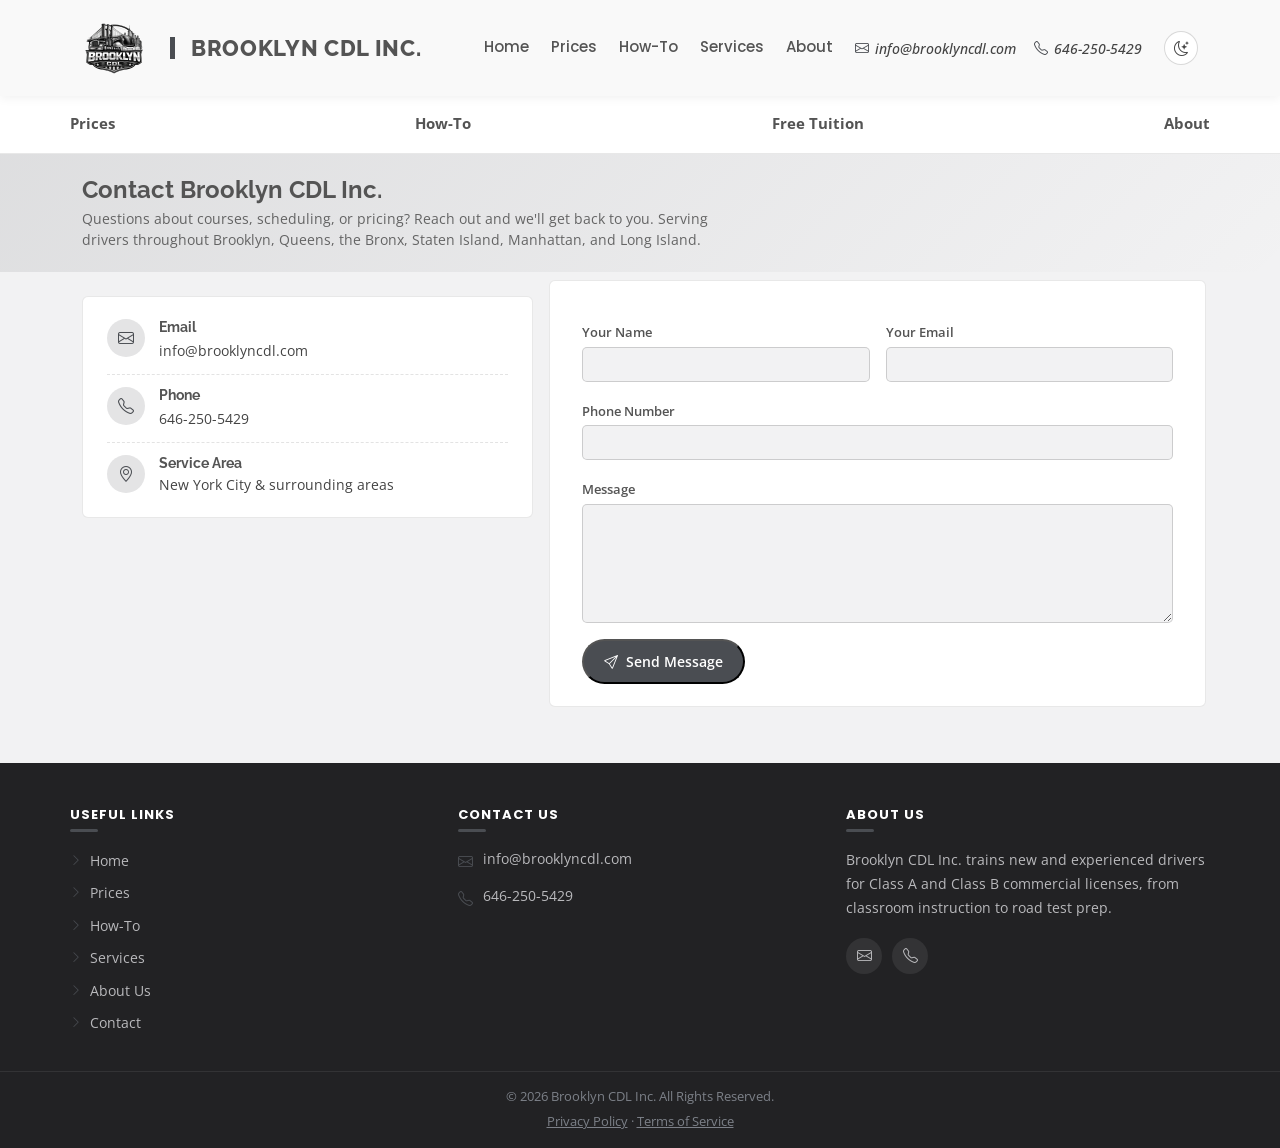
<file: contact.html>
<!DOCTYPE html>
<html lang="en">

<head>
  <meta charset="utf-8">
  <meta content="width=device-width, initial-scale=1.0" name="viewport">
  <title>Contact Brooklyn CDL Inc. | CDL Driving Program in Brooklyn, NY</title>
  <meta name="description" content="Contact Brooklyn CDL Inc. to schedule CDL training, ask about Class A or Class B courses, or get help with your road test. Serving Red Hook, Flatbush, Bensonhurst, Brighton Beach, Queens, the Bronx, Staten Island, Manhattan, and Long Island.">
  <link rel="canonical" href="https://www.brooklyncdl.com/contact.html">

  <!-- Fonts -->
  <link href="https://fonts.googleapis.com" rel="preconnect">
  <link href="https://fonts.gstatic.com" rel="preconnect" crossorigin>
  <link href="https://fonts.googleapis.com/css2?family=Open+Sans:ital,wght@0,400;0,500;0,600;0,700;0,800&family=Poppins:ital,wght@0,400;0,500;0,600;0,700&family=Raleway:ital,wght@0,600;0,700;0,800;0,900&display=swap" rel="stylesheet">

  <!-- Vendor CSS Files -->
  <link href="assets/vendor/bootstrap/css/bootstrap.min.css" rel="stylesheet">
  <link href="assets/vendor/bootstrap-icons/bootstrap-icons.css" rel="stylesheet">
  <link href="assets/vendor/aos/aos.css" rel="stylesheet">

  <!-- Main CSS File (Eterna template) -->
  <link href="assets/css/main.css" rel="stylesheet">
  <link href="assets/css/site.css" rel="stylesheet">

  <!-- Apply saved theme/background prefs before first paint to avoid flashing -->
  <script>
    (function () {
      try {
        var theme = localStorage.getItem('bcdl-theme');
        if (!theme) {
          theme = window.matchMedia && window.matchMedia('(prefers-color-scheme: dark)').matches ? 'dark' : 'light';
        }
        if (theme === 'dark') document.documentElement.setAttribute('data-theme', 'dark');
      } catch (e) {}
    })();
  </script>
</head>

<body>

  <header id="header" class="header light-background">
    <div class="container header-row">
      <a href="index.html" class="logo">
        <img src="assets/img/Logo.png" alt="Brooklyn CDL Logo">
        <h1 class="sitename mb-0">Brooklyn CDL Inc.</h1>
      </a>

      <div class="header-right">
        <nav class="navmenu" id="navmenu">
          <ul>
            <li><a href="index.html">Home</a></li>
            <li><a href="prices.html">Prices</a></li>
            <li><a href="how-to.html">How-To</a></li>
            <li><a href="services.html">Services</a></li>
            <li><a href="about.html">About</a></li>
          </ul>
        </nav>

        <div class="contact-info">
          <i class="bi bi-envelope d-flex align-items-center"><a href="mailto:info@brooklyncdl.com">info@brooklyncdl.com</a></i>
          <i class="bi bi-telephone d-flex align-items-center"><a href="tel:646-250-5429">646-250-5429</a></i>
        </div>

        <div class="pref-toggles">
          <button type="button" id="themeToggle" class="pref-btn" title="Toggle light/dark theme" aria-label="Toggle light/dark theme">
            <i class="bi bi-moon-stars"></i>
          </button>
          <button type="button" id="navToggle" class="pref-btn mobile-nav-toggle" title="Menu" aria-label="Menu">
            <i class="bi bi-list"></i>
          </button>
        </div>
      </div>
    </div>
  </header>

  <div class="quick-nav" id="quickNav">
    <div class="container quick-nav-row">
      <a href="prices.html">Prices</a>
      <a href="how-to.html">How-To</a>
      <a href="services.html#sponsored-training">Free Tuition</a>
      <a href="about.html">About</a>
    </div>
  </div>

  <main class="main">

    <div class="page-title">
      <div class="container">
        <h1>Contact Brooklyn CDL Inc.</h1>
        <p>Questions about courses, scheduling, or pricing? Reach out and we'll get back to you. Serving drivers throughout Brooklyn, Queens, the Bronx, Staten Island, Manhattan, and Long Island.</p>
      </div>
    </div>

    <section class="section" id="contact">
      <div class="container">
        <div class="row gy-4">

          <div class="col-lg-5" data-aos="fade-up">
            <div class="contact-card">
              <div class="contact-row">
                <div class="contact-icon"><i class="bi bi-envelope"></i></div>
                <div>
                  <h3>Email</h3>
                  <a href="mailto:info@brooklyncdl.com">info@brooklyncdl.com</a>
                </div>
              </div>
              <div class="contact-row">
                <div class="contact-icon"><i class="bi bi-telephone"></i></div>
                <div>
                  <h3>Phone</h3>
                  <a href="tel:646-250-5429">646-250-5429</a>
                </div>
              </div>
              <div class="contact-row">
                <div class="contact-icon"><i class="bi bi-geo-alt"></i></div>
                <div>
                  <h3>Service Area</h3>
                  <p>New York City &amp; surrounding areas</p>
                </div>
              </div>
            </div>
          </div>

          <div class="col-lg-7" data-aos="fade-up" data-aos-delay="100">
            <form class="contact-form row g-3" action="#" method="post">
              <div class="col-md-6">
                <label for="name" class="form-label">Your Name</label>
                <input type="text" class="form-control" id="name" name="name" required>
              </div>
              <div class="col-md-6">
                <label for="email" class="form-label">Your Email</label>
                <input type="email" class="form-control" id="email" name="email" required>
              </div>
              <div class="col-12">
                <label for="phone" class="form-label">Phone Number</label>
                <input type="tel" class="form-control" id="phone" name="phone">
              </div>
              <div class="col-12">
                <label for="message" class="form-label">Message</label>
                <textarea class="form-control" id="message" name="message" rows="5" required></textarea>
              </div>
              <div class="col-12">
                <button type="submit" class="btn-brand"><i class="bi bi-send"></i> Send Message</button>
              </div>
            </form>
          </div>

        </div>
      </div>
    </section>

  </main>

  <footer class="site-footer">
    <div class="container footer-main">
      <div class="row gy-4">
        <div class="col-6 col-md-4 footer-col">
          <h4>Useful Links</h4>
          <ul>
            <li><a href="index.html"><i class="bi bi-chevron-right"></i> Home</a></li>
            <li><a href="prices.html"><i class="bi bi-chevron-right"></i> Prices</a></li>
            <li><a href="how-to.html"><i class="bi bi-chevron-right"></i> How-To</a></li>
            <li><a href="services.html"><i class="bi bi-chevron-right"></i> Services</a></li>
            <li><a href="about.html"><i class="bi bi-chevron-right"></i> About Us</a></li>
            <li><a href="contact.html"><i class="bi bi-chevron-right"></i> Contact</a></li>
          </ul>
        </div>

        <div class="col-6 col-md-4 footer-col">
          <h4>Contact Us</h4>
          <div class="footer-contact-row">
            <i class="bi bi-envelope"></i>
            <a href="mailto:info@brooklyncdl.com">info@brooklyncdl.com</a>
          </div>
          <div class="footer-contact-row">
            <i class="bi bi-telephone"></i>
            <a href="tel:646-250-5429">646-250-5429</a>
          </div>
        </div>

        <div class="col-md-4 footer-col">
          <h4>About Us</h4>
          <p>Brooklyn CDL Inc. trains new and experienced drivers for Class A and Class B commercial licenses, from classroom instruction to road test prep.</p>
          <div class="footer-social">
            <a href="mailto:info@brooklyncdl.com" aria-label="Email"><i class="bi bi-envelope"></i></a>
            <a href="tel:646-250-5429" aria-label="Call"><i class="bi bi-telephone"></i></a>
          </div>
        </div>
      </div>
    </div>

    <div class="footer-bottom">
      &copy; <span id="footerYear"></span> Brooklyn CDL Inc. All Rights Reserved.
      <div class="footer-legal"><a href="privacy.html" target="_blank" rel="noopener">Privacy Policy</a> &middot; <a href="terms.html" target="_blank" rel="noopener">Terms of Service</a></div>
    </div>
  </footer>

  <script>document.getElementById('footerYear').textContent = new Date().getFullYear();</script>

  <!-- Vendor JS Files -->
  <script src="assets/vendor/bootstrap/js/bootstrap.bundle.min.js"></script>
  <script src="assets/vendor/aos/aos.js"></script>
  <script src="assets/js/site.js"></script>

</body>

</html>
</file>
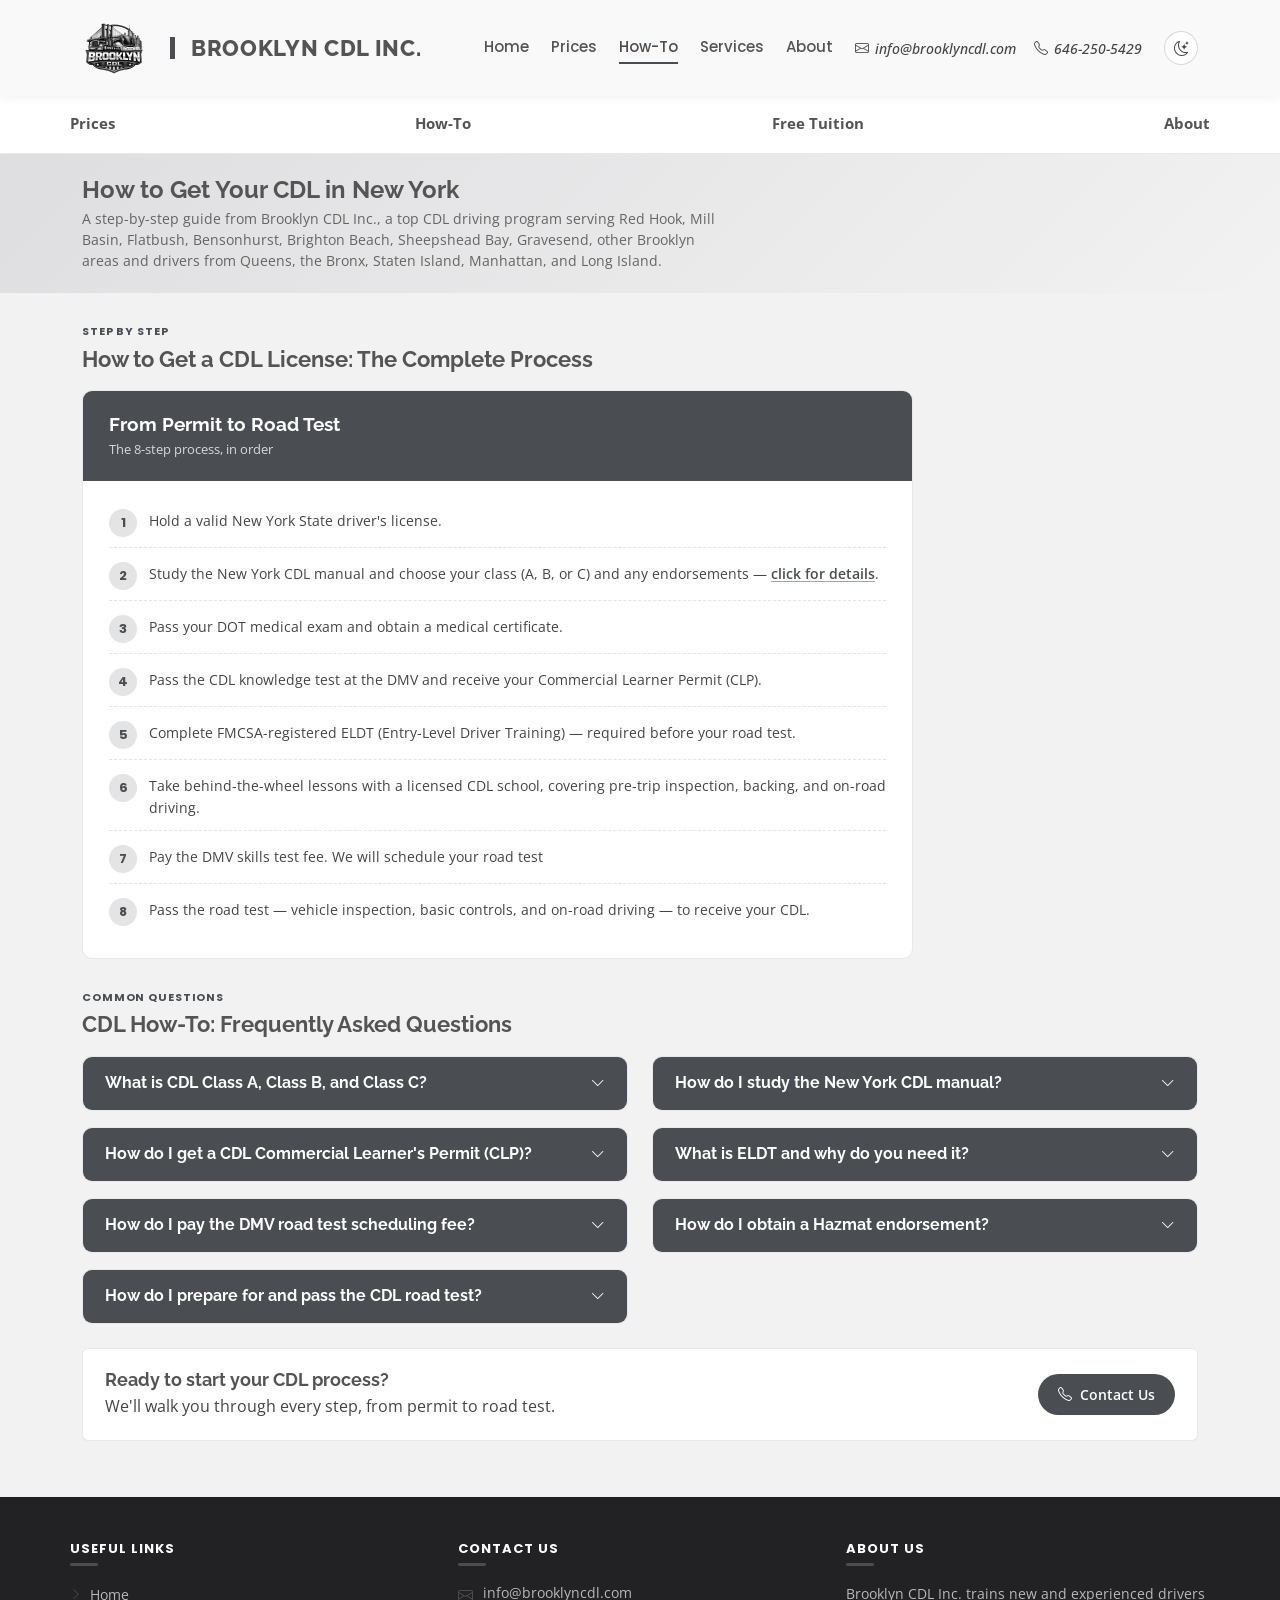
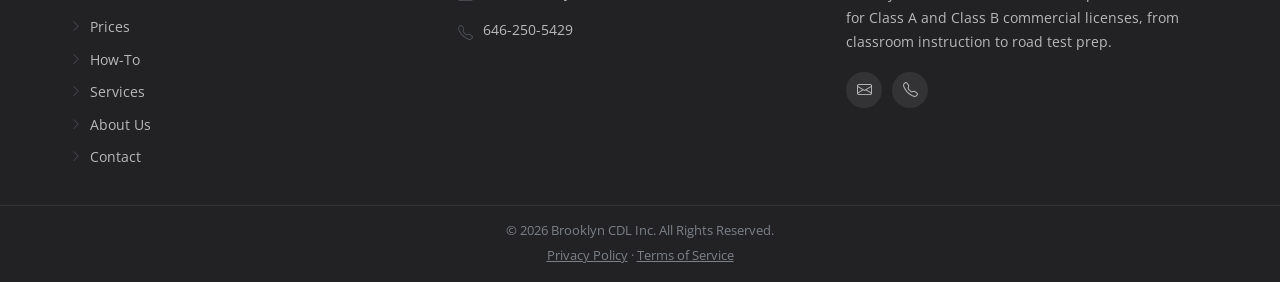
<file: how-to.html>
<!DOCTYPE html>
<html lang="en">

<head>
  <meta charset="utf-8">
  <meta content="width=device-width, initial-scale=1.0" name="viewport">
  <title>How to Get a CDL in New York | Step-by-Step Guide | Brooklyn CDL Inc.</title>
  <meta name="description" content="How to get your CDL in New York: permit, ELDT, lessons, and road test explained step by step by Brooklyn's top CDL driving program, serving Red Hook, Flatbush, Bensonhurst, Brighton Beach, Gravesend, Queens, the Bronx, Staten Island, Manhattan, and Long Island.">
  <link rel="canonical" href="https://www.brooklyncdl.com/how-to.html">

  <!-- Fonts -->
  <link href="https://fonts.googleapis.com" rel="preconnect">
  <link href="https://fonts.gstatic.com" rel="preconnect" crossorigin>
  <link href="https://fonts.googleapis.com/css2?family=Open+Sans:ital,wght@0,400;0,500;0,600;0,700;0,800&family=Poppins:ital,wght@0,400;0,500;0,600;0,700&family=Raleway:ital,wght@0,600;0,700;0,800;0,900&display=swap" rel="stylesheet">

  <!-- Vendor CSS Files -->
  <link href="assets/vendor/bootstrap/css/bootstrap.min.css" rel="stylesheet">
  <link href="assets/vendor/bootstrap-icons/bootstrap-icons.css" rel="stylesheet">
  <link href="assets/vendor/aos/aos.css" rel="stylesheet">

  <!-- Main CSS File (Eterna template) -->
  <link href="assets/css/main.css" rel="stylesheet">
  <link href="assets/css/site.css" rel="stylesheet">

  <!-- Apply saved theme/background prefs before first paint to avoid flashing -->
  <script>
    (function () {
      try {
        var theme = localStorage.getItem('bcdl-theme');
        if (!theme) {
          theme = window.matchMedia && window.matchMedia('(prefers-color-scheme: dark)').matches ? 'dark' : 'light';
        }
        if (theme === 'dark') document.documentElement.setAttribute('data-theme', 'dark');
      } catch (e) {}
    })();
  </script>

  <script type="application/ld+json">
  {
    "@context": "https://schema.org",
    "@type": "FAQPage",
    "mainEntity": [
      {
        "@type": "Question",
        "name": "How do I get a CDL in New York?",
        "acceptedAnswer": {
          "@type": "Answer",
          "text": "1. Hold a valid New York driver's license. 2. Study the CDL manual. 3. Pass the CDL knowledge test and get your Commercial Learner Permit (CLP). 4. Complete FMCSA-registered ELDT (Entry-Level Driver Training). 5. Take behind-the-wheel lessons with a licensed CDL school. 6. Pass the DOT medical exam and get your medical certificate. 7. Schedule your road test and pay the DMV skills fee. 8. Pass the road test to receive your CDL."
        }
      },
      {
        "@type": "Question",
        "name": "What is the difference between CDL Class A, Class B, and Class C?",
        "acceptedAnswer": {
          "@type": "Answer",
          "text": "1. Class A covers combination vehicles over 26,001 lbs with a towed unit over 10,000 lbs, such as tractor-trailers. 2. Class B covers single vehicles over 26,001 lbs or towing a unit under 10,000 lbs, such as straight trucks and buses. 3. Class C covers smaller vehicles designed to transport 16+ passengers or placarded hazardous materials."
        }
      },
      {
        "@type": "Question",
        "name": "How do I get a CDL Commercial Learner's Permit (CLP) in New York?",
        "acceptedAnswer": {
          "@type": "Answer",
          "text": "1. Bring proof of identity, residency, and your current driver's license to a DMV office. 2. Pass the required CDL knowledge tests for your class and endorsements. 3. Pay the permit fee. 4. Hold the CLP for at least 14 days before taking your road test."
        }
      },
      {
        "@type": "Question",
        "name": "What is ELDT and do I need it?",
        "acceptedAnswer": {
          "@type": "Answer",
          "text": "1. ELDT (Entry-Level Driver Training) is federally required training for first-time CDL applicants, upgrades, and certain endorsements. 2. It must be completed with an FMCSA-registered provider before your road test. 3. Brooklyn CDL Inc. is a registered ELDT provider and submits your certification directly to the DMV."
        }
      },
      {
        "@type": "Question",
        "name": "How do I pay the DMV road test scheduling fee?",
        "acceptedAnswer": {
          "@type": "Answer",
          "text": "1. If you have a MyDMV profile, log in and go directly to the Class A Commercial Learner Permit section. 2. If not, open the NY DMV Road Test Portal and enter your Client ID, Document ID, date of birth, and ZIP code to create one. 3. Set up your security questions, then open Class A Commercial Learner Permit and View/Manage Road Tests. 4. Under Additional Actions, select Purchase additional tests to pay your skills fee online."
        }
      },
      {
        "@type": "Question",
        "name": "How do I get a Hazmat endorsement?",
        "acceptedAnswer": {
          "@type": "Answer",
          "text": "1. Pass a TSA background check and fingerprinting through the Transportation Security Administration. 2. Pass the Hazmat knowledge test at the DMV. 3. Renew the endorsement and background check every 5 years."
        }
      }
    ]
  }
  </script>
</head>

<body>

  <header id="header" class="header light-background">
    <div class="container header-row">
      <a href="index.html" class="logo">
        <img src="assets/img/Logo.png" alt="Brooklyn CDL Logo">
        <h1 class="sitename mb-0">Brooklyn CDL Inc.</h1>
      </a>

      <div class="header-right">
        <nav class="navmenu" id="navmenu">
          <ul>
            <li><a href="index.html">Home</a></li>
            <li><a href="prices.html">Prices</a></li>
            <li><a href="how-to.html" class="active">How-To</a></li>
            <li><a href="services.html">Services</a></li>
            <li><a href="about.html">About</a></li>
          </ul>
        </nav>

        <div class="contact-info">
          <i class="bi bi-envelope d-flex align-items-center"><a href="mailto:info@brooklyncdl.com">info@brooklyncdl.com</a></i>
          <i class="bi bi-telephone d-flex align-items-center"><a href="tel:646-250-5429">646-250-5429</a></i>
        </div>

        <div class="pref-toggles">
          <button type="button" id="themeToggle" class="pref-btn" title="Toggle light/dark theme" aria-label="Toggle light/dark theme">
            <i class="bi bi-moon-stars"></i>
          </button>
          <button type="button" id="navToggle" class="pref-btn mobile-nav-toggle" title="Menu" aria-label="Menu">
            <i class="bi bi-list"></i>
          </button>
        </div>
      </div>
    </div>
  </header>

  <div class="quick-nav" id="quickNav">
    <div class="container quick-nav-row">
      <a href="prices.html">Prices</a>
      <a href="how-to.html">How-To</a>
      <a href="services.html#sponsored-training">Free Tuition</a>
      <a href="about.html">About</a>
    </div>
  </div>

  <main class="main">

    <div class="page-title">
      <div class="container">
        <h1>How to Get Your CDL in New York</h1>
        <p>A step-by-step guide from Brooklyn CDL Inc., a top CDL driving program serving Red Hook, Mill Basin, Flatbush, Bensonhurst, Brighton Beach, Sheepshead Bay, Gravesend, other Brooklyn areas and drivers from Queens, the Bronx, Staten Island, Manhattan, and Long Island.</p>
      </div>
    </div>

    <section class="section" id="how-to-cdl">
      <div class="container">
        <div class="section-heading" data-aos="fade-up">
          <span class="eyebrow">Step by Step</span>
          <h2>How to Get a CDL License: The Complete Process</h2>
        </div>

        <div class="row">
          <div class="col-lg-9" data-aos="fade-up">
            <div class="pricing-card">
              <div class="pricing-card-head">
                <h3>From Permit to Road Test</h3>
                <p>The 8-step process, in order</p>
              </div>
              <div class="pricing-card-body">
                <ol class="step-list" style="list-style: none; padding: 0;">
                  <li style="display:flex; gap:12px; padding:10px 0; border-bottom:1px dashed color-mix(in srgb, var(--default-color), transparent 85%);">
                    <span class="step-num">1</span>
                    <div class="step-body">Hold a valid New York State driver's license.</div>
                  </li>
                  <li style="display:flex; gap:12px; padding:10px 0; border-bottom:1px dashed color-mix(in srgb, var(--default-color), transparent 85%);">
                    <span class="step-num">2</span>
                    <div class="step-body">Study the New York CDL manual and choose your class (A, B, or C) and any endorsements — <a href="#study-cdl-manual">click for details</a>.</div>
                  </li>
                  <li style="display:flex; gap:12px; padding:10px 0; border-bottom:1px dashed color-mix(in srgb, var(--default-color), transparent 85%);">
                    <span class="step-num">3</span>
                    <div class="step-body">Pass your DOT medical exam and obtain a medical certificate.</div>
                  </li>
                  <li style="display:flex; gap:12px; padding:10px 0; border-bottom:1px dashed color-mix(in srgb, var(--default-color), transparent 85%);">
                    <span class="step-num">4</span>
                    <div class="step-body">Pass the CDL knowledge test at the DMV and receive your Commercial Learner Permit (CLP).</div>
                  </li>
                  <li style="display:flex; gap:12px; padding:10px 0; border-bottom:1px dashed color-mix(in srgb, var(--default-color), transparent 85%);">
                    <span class="step-num">5</span>
                    <div class="step-body">Complete FMCSA-registered ELDT (Entry-Level Driver Training) — required before your road test.</div>
                  </li>
                  <li style="display:flex; gap:12px; padding:10px 0; border-bottom:1px dashed color-mix(in srgb, var(--default-color), transparent 85%);">
                    <span class="step-num">6</span>
                    <div class="step-body">Take behind-the-wheel lessons with a licensed CDL school, covering pre-trip inspection, backing, and on-road driving.</div>
                  </li>
                  <li style="display:flex; gap:12px; padding:10px 0; border-bottom:1px dashed color-mix(in srgb, var(--default-color), transparent 85%);">
                    <span class="step-num">7</span>
                    <div class="step-body">Pay the DMV skills test fee. We will schedule your road test</div>
                  </li>
                  <li style="display:flex; gap:12px; padding:10px 0;">
                    <span class="step-num">8</span>
                    <div class="step-body">Pass the road test — vehicle inspection, basic controls, and on-road driving — to receive your CDL.</div>
                  </li>
                </ol>
              </div>
            </div>
          </div>
        </div>
      </div>
    </section>

    <section class="section" id="how-to-faq" style="padding-top: 0;">
      <div class="container">
        <div class="section-heading" data-aos="fade-up">
          <span class="eyebrow">Common Questions</span>
          <h2>CDL How-To: Frequently Asked Questions</h2>
        </div>

        <div class="row gy-3">
          <div class="col-md-6" data-aos="fade-up" data-aos-delay="100">
            <div class="pricing-card qa-card qa-collapsible">
              <div class="pricing-card-head">
                <h3>What is CDL Class A, Class B, and Class C?</h3>
                <i class="bi bi-chevron-down qa-toggle-icon"></i>
              </div>
              <div class="pricing-card-body">
                <ol>
                  <li>Class A: combination vehicles over 26,001 lbs with a towed unit over 10,000 lbs (tractor-trailers).</li>
                  <li>Class B: single vehicles over 26,001 lbs, or towing under 10,000 lbs (straight trucks, buses).</li>
                  <li>Class C: smaller vehicles carrying 16+ passengers or placarded hazardous materials.</li>
                </ol>
              </div>
            </div>
          </div>
          <div class="col-md-6" data-aos="fade-up" data-aos-delay="150" id="study-cdl-manual">
            <div class="pricing-card qa-card qa-collapsible">
              <div class="pricing-card-head">
                <h3>How do I study the New York CDL manual?</h3>
                <i class="bi bi-chevron-down qa-toggle-icon"></i>
              </div>
              <div class="pricing-card-body">
                <ol>
                  <li>Download the free <a href="https://dmv.ny.gov/driver-license/commercial-drivers/new-york-state-commercial-drivers-manual" target="_blank" rel="noopener">New York State Commercial Driver's Manual</a> from the DMV.</li>
                  <li>Class A: read Chapters 2 &amp; 3 (General Knowledge), Chapter 5 (Air Brakes), and Chapter 6 (Combination Vehicles).</li>
                  <li>Class B: read Chapters 2, 3, and 5. Add Chapter 4 (Transporting Passengers) for the P endorsement, or Chapter 10 (School Buses) for the S endorsement.</li>
                  <li>Class C: read Chapters 2 &amp; 3.</li>
                  <li>Practice with free <a href="https://nextdoordriving.com/new-york/ny-cdl-practice-tests" target="_blank" rel="noopener">NY CDL practice tests</a> before your DMV knowledge test.</li>
                </ol>
              </div>
            </div>
          </div>
          <div class="col-md-6" data-aos="fade-up" data-aos-delay="200">
            <div class="pricing-card qa-card qa-collapsible">
              <div class="pricing-card-head">
                <h3>How do I get a CDL Commercial Learner's Permit (CLP)?</h3>
                <i class="bi bi-chevron-down qa-toggle-icon"></i>
              </div>
              <div class="pricing-card-body">
                <ol>
                  <li>Bring ID, proof of residency, and your driver's license to the DMV.</li>
                  <li>Pass the CDL knowledge test for your class and endorsements.</li>
                  <li>Pay the permit fee and hold the CLP at least 14 days before your road test.</li>
                </ol>
              </div>
            </div>
          </div>
          <div class="col-md-6" data-aos="fade-up" data-aos-delay="300">
            <div class="pricing-card qa-card qa-collapsible">
              <div class="pricing-card-head">
                <h3>What is ELDT and why do you need it?</h3>
                <i class="bi bi-chevron-down qa-toggle-icon"></i>
              </div>
              <div class="pricing-card-body">
                <ol>
                  <li>ELDT (Entry-Level Driver Training) is federally required for new CDL applicants and upgrades.</li>
                  <li>It must be completed with an FMCSA-registered provider like Sea Star Commercial Driving School Inc.</li>
                  <li>Your certification is submitted directly to the DMV so you can schedule your road test.</li>
                </ol>
              </div>
            </div>
          </div>
          <div class="col-md-6" data-aos="fade-up" data-aos-delay="400">
            <div class="pricing-card qa-card qa-collapsible">
              <div class="pricing-card-head">
                <h3>How do I pay the DMV road test scheduling fee?</h3>
                <i class="bi bi-chevron-down qa-toggle-icon"></i>
              </div>
              <div class="pricing-card-body">
                <div>
                <p><strong>Option 1 — You Have a MyDMV Profile</strong></p>
                <p>Log in at <a href="https://my.ny.gov/LoginV4/login.xhtml" target="_blank" rel="noopener">my.ny.gov</a>, select <strong>MyDMV</strong>, and skip directly to <strong>Step 4</strong> below.</p>
                <div class="callout">
                  <i class="bi bi-info-circle-fill"></i>
                  <div>Or jump to <strong style="display:inline;text-transform:none;letter-spacing:normal;font-size:inherit;">Step 2</strong> if no license exists under your MyDMV profile.</div>
                </div>

                <p class="mt-3"><strong>Option 2 — Pay Without a MyDMV Profile</strong></p>
                <ol class="step-list">
                  <li>
                    <span class="step-num">1</span>
                    <div class="step-body">
                      Open the <a href="https://eservices.dmv.ny.gov/TAP/eServices/?Link=AutoLog.Login16" target="_blank" rel="noopener">NY DMV Road Test Portal</a>.
                    </div>
                  </li>
                  <li>
                    <span class="step-num">2</span>
                    <div class="step-body">
                      Enter your <strong>Client ID</strong> (front of license), <strong>Document ID</strong> (back of license), <strong>Date of Birth</strong>, and <strong>ZIP Code</strong>, then click <strong>Submit</strong>.
                      <div class="callout">
                        <i class="bi bi-lightbulb-fill"></i>
                        <div>
                          <strong>Tip</strong>
                          <ul>
                            <li>Document ID can be found under Doc # (front or back of the license) or letters coming after "IDUSA" (back of the license at the bottom).</li>
                            <li>If your current form isn't accepted, try the Document ID from your previous license.</li>
                          </ul>
                        </div>
                      </div>
                      <div class="callout callout-warning">
                        <i class="bi bi-exclamation-triangle-fill"></i>
                        <div><strong>Still No Luck?</strong>If no forms are accepted, visit your local DMV office to pay the fee in person.</div>
                      </div>
                    </div>
                  </li>
                  <li>
                    <span class="step-num">3</span>
                    <div class="step-body">
                      Enter the last 4 digits of your <strong>SSN</strong>. Set 3 security questions (using the same simple answer for all three saves time) and confirm your contact information if prompted.
                      <div class="callout">
                        <i class="bi bi-check-circle-fill"></i>
                        <div><strong>Note</strong>If security questions were already set up before, you'll be asked to answer one of them instead of the SSN.</div>
                      </div>
                    </div>
                  </li>
                  <li>
                    <span class="step-num">4</span>
                    <div class="step-body">
                      Locate the <strong>Class A Commercial Learner Permit</strong> section and select <strong>View/Manage Road Tests</strong>.
                    </div>
                  </li>
                  <li>
                    <span class="step-num">5</span>
                    <div class="step-body">
                      Under <strong>Additional Actions</strong>, click <strong>Purchase additional tests</strong> to complete your payment.
                      <div class="callout">
                        <i class="bi bi-check-circle-fill"></i>
                        <div><strong>Note</strong>If this link does not appear, your fee is already paid.</div>
                      </div>
                    </div>
                  </li>
                </ol>
                <!--<p class="mt-3 mb-0">Full guide with diagram: <a href="https://dmvfee.brooklyncdl.com" target="_blank" rel="noopener">dmvfee.brooklyncdl.com</a>.</p> -->
                </div>
              </div>
            </div>
          </div>
          <div class="col-md-6" data-aos="fade-up" data-aos-delay="500">
            <div class="pricing-card qa-card qa-collapsible">
              <div class="pricing-card-head">
                <h3>How do I obtain a Hazmat endorsement?</h3>
                <i class="bi bi-chevron-down qa-toggle-icon"></i>
              </div>
              <div class="pricing-card-body">
                <ol>
                  <li>Pass a TSA background check and fingerprinting.</li>
                  <li>Pass the Hazmat knowledge test at the DMV.</li>
                  <li>Renew the endorsement and background check every 5 years.</li>
                </ol>
              </div>
            </div>
          </div>
          <div class="col-md-6" data-aos="fade-up" data-aos-delay="600">
            <div class="pricing-card qa-card qa-collapsible">
              <div class="pricing-card-head">
                <h3>How do I prepare for and pass the CDL road test?</h3>
                <i class="bi bi-chevron-down qa-toggle-icon"></i>
              </div>
              <div class="pricing-card-body">
                <ol>
                  <li>Practice pre-trip vehicle inspection until it's memorized.</li>
                  <li>Drill backing maneuvers and basic vehicle controls in a parking lot or range.</li>
                  <li>Complete supervised on-road driving sessions with your instructor before test day.</li>
                </ol>
              </div>
            </div>
          </div>
        </div>
      </div>
    </section>

    <section class="section" id="cta" style="padding-top: 0;">
      <div class="container">
        <div class="option-card d-flex flex-column flex-md-row align-items-md-center justify-content-between gap-3" data-aos="fade-up">
          <div>
            <h2 class="mb-1">Ready to start your CDL process?</h2>
            <p class="lead-text mb-0">We'll walk you through every step, from permit to road test.</p>
          </div>
          <a href="contact.html" class="btn-brand flex-shrink-0"><i class="bi bi-telephone"></i> Contact Us</a>
        </div>
      </div>
    </section>

  </main>

  <footer class="site-footer">
    <div class="container footer-main">
      <div class="row gy-4">
        <div class="col-6 col-md-4 footer-col">
          <h4>Useful Links</h4>
          <ul>
            <li><a href="index.html"><i class="bi bi-chevron-right"></i> Home</a></li>
            <li><a href="prices.html"><i class="bi bi-chevron-right"></i> Prices</a></li>
            <li><a href="how-to.html"><i class="bi bi-chevron-right"></i> How-To</a></li>
            <li><a href="services.html"><i class="bi bi-chevron-right"></i> Services</a></li>
            <li><a href="about.html"><i class="bi bi-chevron-right"></i> About Us</a></li>
            <li><a href="contact.html"><i class="bi bi-chevron-right"></i> Contact</a></li>
          </ul>
        </div>

        <div class="col-6 col-md-4 footer-col">
          <h4>Contact Us</h4>
          <div class="footer-contact-row">
            <i class="bi bi-envelope"></i>
            <a href="mailto:info@brooklyncdl.com">info@brooklyncdl.com</a>
          </div>
          <div class="footer-contact-row">
            <i class="bi bi-telephone"></i>
            <a href="tel:646-250-5429">646-250-5429</a>
          </div>
        </div>

        <div class="col-md-4 footer-col">
          <h4>About Us</h4>
          <p>Brooklyn CDL Inc. trains new and experienced drivers for Class A and Class B commercial licenses, from classroom instruction to road test prep.</p>
          <div class="footer-social">
            <a href="mailto:info@brooklyncdl.com" aria-label="Email"><i class="bi bi-envelope"></i></a>
            <a href="tel:646-250-5429" aria-label="Call"><i class="bi bi-telephone"></i></a>
          </div>
        </div>
      </div>
    </div>

    <div class="footer-bottom">
      &copy; <span id="footerYear"></span> Brooklyn CDL Inc. All Rights Reserved.
      <div class="footer-legal"><a href="privacy.html" target="_blank" rel="noopener">Privacy Policy</a> &middot; <a href="terms.html" target="_blank" rel="noopener">Terms of Service</a></div>
    </div>
  </footer>

  <script>document.getElementById('footerYear').textContent = new Date().getFullYear();</script>

  <!-- Vendor JS Files -->
  <script src="assets/vendor/bootstrap/js/bootstrap.bundle.min.js"></script>
  <script src="assets/vendor/aos/aos.js"></script>
  <script src="assets/js/site.js"></script>

</body>

</html>
</file>
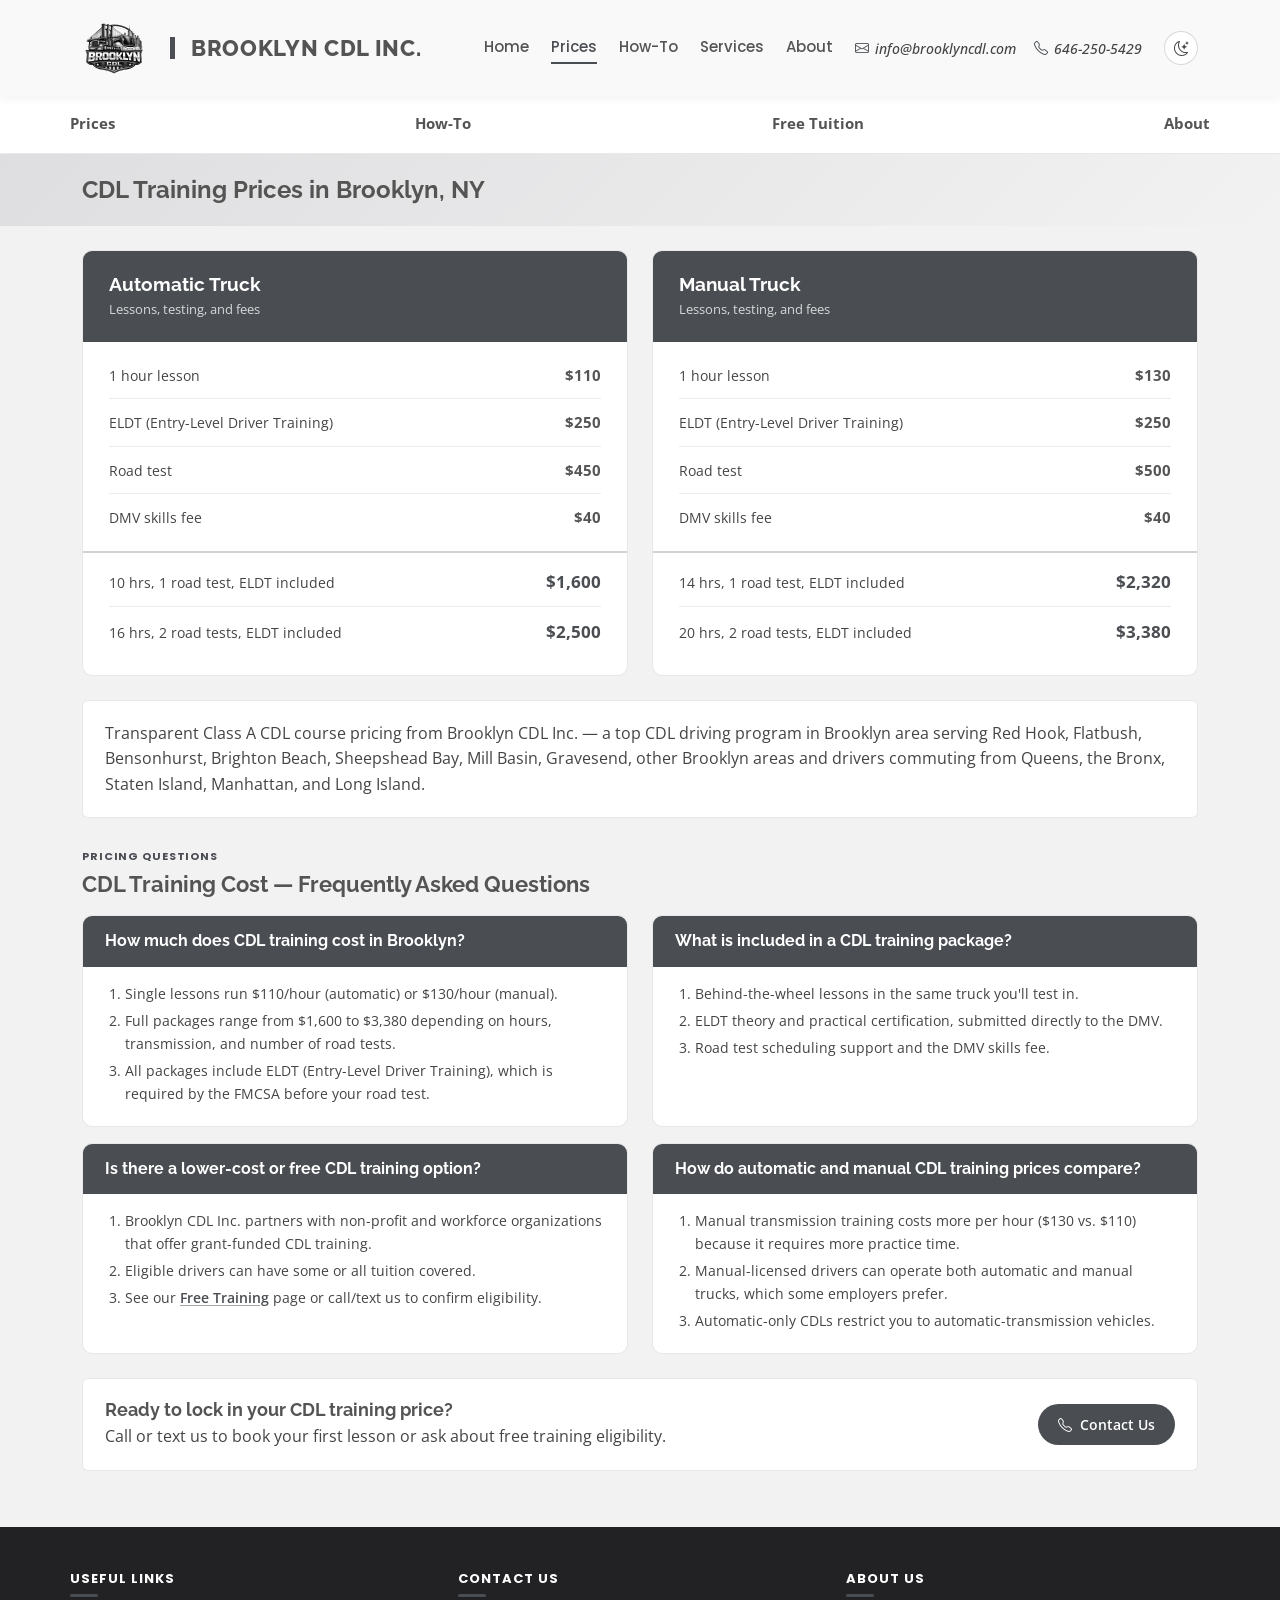
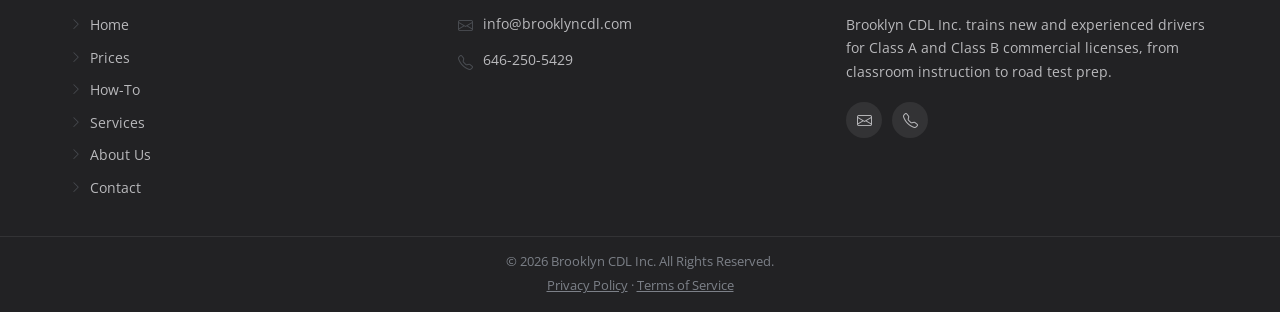
<file: prices.html>
<!DOCTYPE html>
<html lang="en">

<head>
  <meta charset="utf-8">
  <meta content="width=device-width, initial-scale=1.0" name="viewport">
  <title>CDL Training Prices Brooklyn NY | Class A & Class B Costs | Brooklyn CDL Inc.</title>
  <meta name="description" content="CDL training prices in Brooklyn, NY. Transparent Class A and Class B CDL course costs, ELDT, road test, and DMV fees for drivers in Red Hook, Flatbush, Bensonhurst, Brighton Beach, Queens, the Bronx, Staten Island, and Long Island.">
  <link rel="canonical" href="https://www.brooklyncdl.com/prices.html">

  <!-- Fonts -->
  <link href="https://fonts.googleapis.com" rel="preconnect">
  <link href="https://fonts.gstatic.com" rel="preconnect" crossorigin>
  <link href="https://fonts.googleapis.com/css2?family=Open+Sans:ital,wght@0,400;0,500;0,600;0,700;0,800&family=Poppins:ital,wght@0,400;0,500;0,600;0,700&family=Raleway:ital,wght@0,600;0,700;0,800;0,900&display=swap" rel="stylesheet">

  <!-- Vendor CSS Files -->
  <link href="assets/vendor/bootstrap/css/bootstrap.min.css" rel="stylesheet">
  <link href="assets/vendor/bootstrap-icons/bootstrap-icons.css" rel="stylesheet">
  <link href="assets/vendor/aos/aos.css" rel="stylesheet">

  <!-- Main CSS File (Eterna template) -->
  <link href="assets/css/main.css" rel="stylesheet">
  <link href="assets/css/site.css" rel="stylesheet">

  <!-- Apply saved theme/background prefs before first paint to avoid flashing -->
  <script>
    (function () {
      try {
        var theme = localStorage.getItem('bcdl-theme');
        if (!theme) {
          theme = window.matchMedia && window.matchMedia('(prefers-color-scheme: dark)').matches ? 'dark' : 'light';
        }
        if (theme === 'dark') document.documentElement.setAttribute('data-theme', 'dark');
      } catch (e) {}
    })();
  </script>
</head>

<body>

  <header id="header" class="header light-background">
    <div class="container header-row">
      <a href="index.html" class="logo">
        <img src="assets/img/Logo.png" alt="Brooklyn CDL Logo">
        <h1 class="sitename mb-0">Brooklyn CDL Inc.</h1>
      </a>

      <div class="header-right">
        <nav class="navmenu" id="navmenu">
          <ul>
            <li><a href="index.html">Home</a></li>
            <li><a href="prices.html" class="active">Prices</a></li>
            <li><a href="how-to.html">How-To</a></li>
            <li><a href="services.html">Services</a></li>
            <li><a href="about.html">About</a></li>
          </ul>
        </nav>

        <div class="contact-info">
          <i class="bi bi-envelope d-flex align-items-center"><a href="mailto:info@brooklyncdl.com">info@brooklyncdl.com</a></i>
          <i class="bi bi-telephone d-flex align-items-center"><a href="tel:646-250-5429">646-250-5429</a></i>
        </div>

        <div class="pref-toggles">
          <button type="button" id="themeToggle" class="pref-btn" title="Toggle light/dark theme" aria-label="Toggle light/dark theme">
            <i class="bi bi-moon-stars"></i>
          </button>
          <button type="button" id="navToggle" class="pref-btn mobile-nav-toggle" title="Menu" aria-label="Menu">
            <i class="bi bi-list"></i>
          </button>
        </div>
      </div>
    </div>
  </header>

  <div class="quick-nav" id="quickNav">
    <div class="container quick-nav-row">
      <a href="prices.html">Prices</a>
      <a href="how-to.html">How-To</a>
      <a href="services.html#sponsored-training">Free Tuition</a>
      <a href="about.html">About</a>
    </div>
  </div>

  <main class="main">

    <div class="page-title">
      <div class="container">
        <h1>CDL Training Prices in Brooklyn, NY</h1>
      </div>
    </div>

    <section class="section" id="pricing">
      <div class="container">
        <div class="row gy-4">

          <div class="col-md-6" data-aos="fade-up" data-aos-delay="100">
            <div class="pricing-card">
              <div class="pricing-card-head">
                <h2>Automatic Truck</h2>
                <p>Lessons, testing, and fees</p>
              </div>
              <ul class="pricing-list">
                <li><span>1 hour lesson</span><span class="pricing-amount">$110</span></li>
                <li><span>ELDT (Entry-Level Driver Training)</span><span class="pricing-amount">$250</span></li>
                <li><span>Road test</span><span class="pricing-amount">$450</span></li>
                <li><span>DMV skills fee</span><span class="pricing-amount">$40</span></li>
              </ul>
              <ul class="pricing-list pricing-packages">
                <li><span>10 hrs, 1 road test, ELDT included</span><span class="pricing-amount">$1,600</span></li>
                <li><span>16 hrs, 2 road tests, ELDT included</span><span class="pricing-amount">$2,500</span></li>
              </ul>
            </div>
          </div>

          <div class="col-md-6" data-aos="fade-up" data-aos-delay="200">
            <div class="pricing-card">
              <div class="pricing-card-head">
                <h2>Manual Truck</h2>
                <p>Lessons, testing, and fees</p>
              </div>
              <ul class="pricing-list">
                <li><span>1 hour lesson</span><span class="pricing-amount">$130</span></li>
                <li><span>ELDT (Entry-Level Driver Training)</span><span class="pricing-amount">$250</span></li>
                <li><span>Road test</span><span class="pricing-amount">$500</span></li>
                <li><span>DMV skills fee</span><span class="pricing-amount">$40</span></li>
              </ul>
              <ul class="pricing-list pricing-packages">
                <li><span>14 hrs, 1 road test, ELDT included</span><span class="pricing-amount">$2,320</span></li>
                <li><span>20 hrs, 2 road tests, ELDT included</span><span class="pricing-amount">$3,380</span></li>
              </ul>
            </div>
          </div>

        </div>
      </div>
    </section>

    <section class="section" id="pricing-intro" style="padding-top: 0;">
      <div class="container">
        <div class="option-card" data-aos="fade-up">
          <p class="lead-text mb-0">Transparent Class A CDL course pricing from Brooklyn CDL Inc. — a top CDL driving program in Brooklyn area serving Red Hook, Flatbush, Bensonhurst, Brighton Beach, Sheepshead Bay, Mill Basin, Gravesend, other Brooklyn areas and drivers commuting from Queens, the Bronx, Staten Island, Manhattan, and Long Island.</p>
        </div>
      </div>
    </section>

    <section class="section" id="pricing-faq" style="padding-top: 0;">
      <div class="container">
        <div class="section-heading" data-aos="fade-up">
          <span class="eyebrow">Pricing Questions</span>
          <h2>CDL Training Cost — Frequently Asked Questions</h2>
        </div>

        <div class="row gy-3">
          <div class="col-md-6" data-aos="fade-up" data-aos-delay="100">
            <div class="pricing-card qa-card">
              <div class="pricing-card-head">
                <h3>How much does CDL training cost in Brooklyn?</h3>
              </div>
              <div class="pricing-card-body">
                <ol>
                  <li>Single lessons run $110/hour (automatic) or $130/hour (manual).</li>
                  <li>Full packages range from $1,600 to $3,380 depending on hours, transmission, and number of road tests.</li>
                  <li>All packages include ELDT (Entry-Level Driver Training), which is required by the FMCSA before your road test.</li>
                </ol>
              </div>
            </div>
          </div>
          <div class="col-md-6" data-aos="fade-up" data-aos-delay="200">
            <div class="pricing-card qa-card">
              <div class="pricing-card-head">
                <h3>What is included in a CDL training package?</h3>
              </div>
              <div class="pricing-card-body">
                <ol>
                  <li>Behind-the-wheel lessons in the same truck you'll test in.</li>
                  <li>ELDT theory and practical certification, submitted directly to the DMV.</li>
                  <li>Road test scheduling support and the DMV skills fee.</li>
                </ol>
              </div>
            </div>
          </div>
          <div class="col-md-6" data-aos="fade-up" data-aos-delay="300">
            <div class="pricing-card qa-card">
              <div class="pricing-card-head">
                <h3>Is there a lower-cost or free CDL training option?</h3>
              </div>
              <div class="pricing-card-body">
                <ol>
                  <li>Brooklyn CDL Inc. partners with non-profit and workforce organizations that offer grant-funded CDL training.</li>
                  <li>Eligible drivers can have some or all tuition covered.</li>
                  <li>See our <a href="services.html#sponsored-training">Free Training</a> page or call/text us to confirm eligibility.</li>
                </ol>
              </div>
            </div>
          </div>
          <div class="col-md-6" data-aos="fade-up" data-aos-delay="400">
            <div class="pricing-card qa-card">
              <div class="pricing-card-head">
                <h3>How do automatic and manual CDL training prices compare?</h3>
              </div>
              <div class="pricing-card-body">
                <ol>
                  <li>Manual transmission training costs more per hour ($130 vs. $110) because it requires more practice time.</li>
                  <li>Manual-licensed drivers can operate both automatic and manual trucks, which some employers prefer.</li>
                  <li>Automatic-only CDLs restrict you to automatic-transmission vehicles.</li>
                </ol>
              </div>
            </div>
          </div>
        </div>
      </div>
    </section>

    <section class="section" id="cta" style="padding-top: 0;">
      <div class="container">
        <div class="option-card d-flex flex-column flex-md-row align-items-md-center justify-content-between gap-3" data-aos="fade-up">
          <div>
            <h2 class="mb-1">Ready to lock in your CDL training price?</h2>
            <p class="lead-text mb-0">Call or text us to book your first lesson or ask about free training eligibility.</p>
          </div>
          <a href="contact.html" class="btn-brand flex-shrink-0"><i class="bi bi-telephone"></i> Contact Us</a>
        </div>
      </div>
    </section>

  </main>

  <footer class="site-footer">
    <div class="container footer-main">
      <div class="row gy-4">
        <div class="col-6 col-md-4 footer-col">
          <h4>Useful Links</h4>
          <ul>
            <li><a href="index.html"><i class="bi bi-chevron-right"></i> Home</a></li>
            <li><a href="prices.html"><i class="bi bi-chevron-right"></i> Prices</a></li>
            <li><a href="how-to.html"><i class="bi bi-chevron-right"></i> How-To</a></li>
            <li><a href="services.html"><i class="bi bi-chevron-right"></i> Services</a></li>
            <li><a href="about.html"><i class="bi bi-chevron-right"></i> About Us</a></li>
            <li><a href="contact.html"><i class="bi bi-chevron-right"></i> Contact</a></li>
          </ul>
        </div>

        <div class="col-6 col-md-4 footer-col">
          <h4>Contact Us</h4>
          <div class="footer-contact-row">
            <i class="bi bi-envelope"></i>
            <a href="mailto:info@brooklyncdl.com">info@brooklyncdl.com</a>
          </div>
          <div class="footer-contact-row">
            <i class="bi bi-telephone"></i>
            <a href="tel:646-250-5429">646-250-5429</a>
          </div>
        </div>

        <div class="col-md-4 footer-col">
          <h4>About Us</h4>
          <p>Brooklyn CDL Inc. trains new and experienced drivers for Class A and Class B commercial licenses, from classroom instruction to road test prep.</p>
          <div class="footer-social">
            <a href="mailto:info@brooklyncdl.com" aria-label="Email"><i class="bi bi-envelope"></i></a>
            <a href="tel:646-250-5429" aria-label="Call"><i class="bi bi-telephone"></i></a>
          </div>
        </div>
      </div>
    </div>

    <div class="footer-bottom">
      &copy; <span id="footerYear"></span> Brooklyn CDL Inc. All Rights Reserved.
      <div class="footer-legal"><a href="privacy.html" target="_blank" rel="noopener">Privacy Policy</a> &middot; <a href="terms.html" target="_blank" rel="noopener">Terms of Service</a></div>
    </div>
  </footer>

  <script>document.getElementById('footerYear').textContent = new Date().getFullYear();</script>

  <!-- Vendor JS Files -->
  <script src="assets/vendor/bootstrap/js/bootstrap.bundle.min.js"></script>
  <script src="assets/vendor/aos/aos.js"></script>
  <script src="assets/js/site.js"></script>

</body>

</html>
</file>
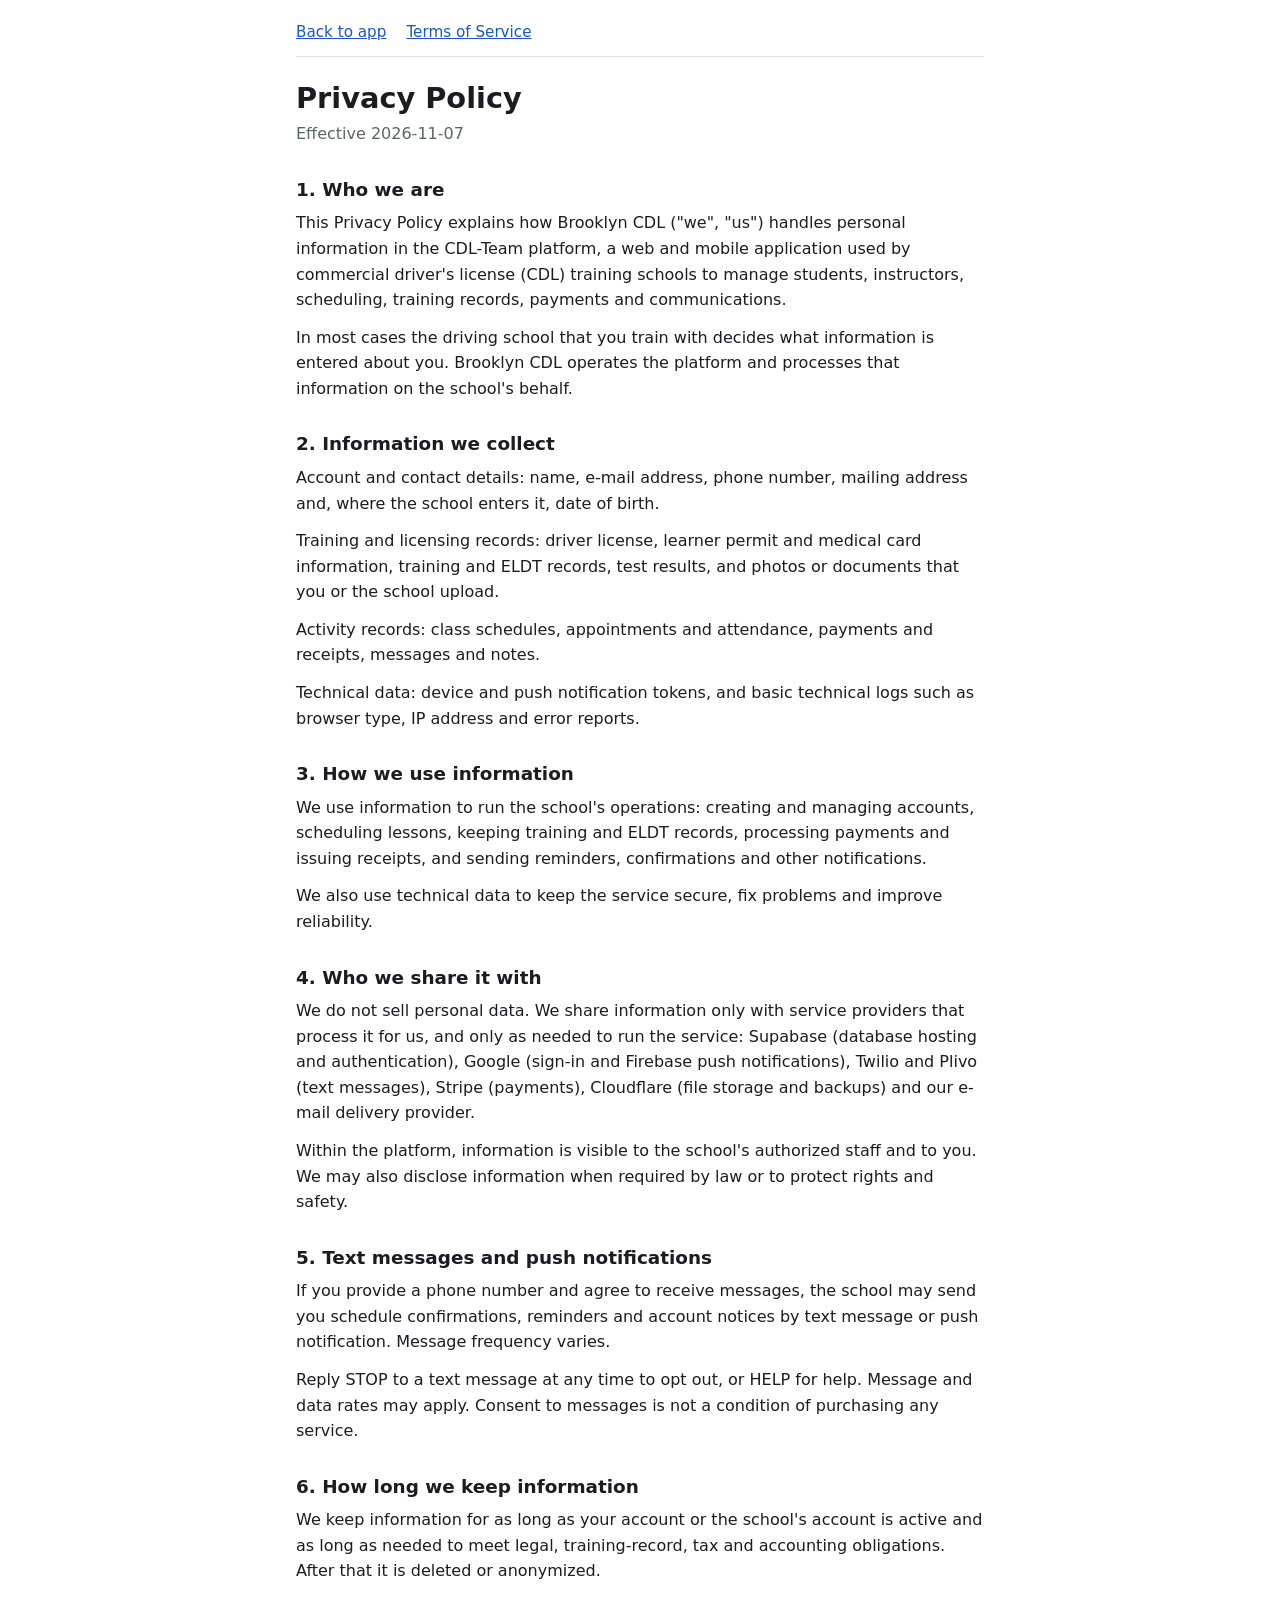
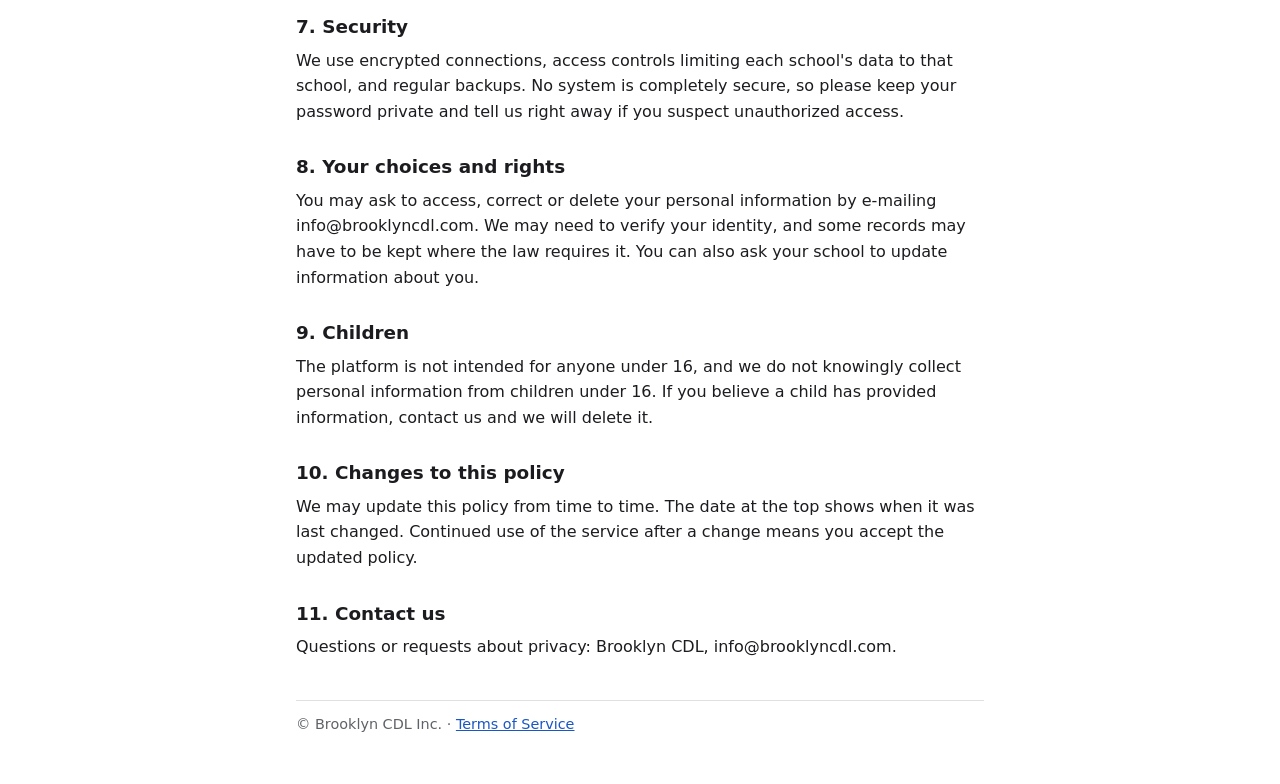
<file: privacy.html>
<!doctype html>
<html lang="en">
<head>
<meta charset="utf-8">
<meta name="viewport" content="width=device-width, initial-scale=1">
<title>Privacy Policy - Brooklyn CDL</title>
<meta name="description" content="Privacy Policy for the CDL-Team platform operated by Brooklyn CDL.">
<style>
:root{--bg:#fff;--fg:#1c1b1f;--muted:#5f6368;--link:#1a56c4;--line:#e0e0e0}
@media (prefers-color-scheme:dark){:root{--bg:#121212;--fg:#e8e8e8;--muted:#a0a4a8;--link:#8ab4f8;--line:#333}}
*{box-sizing:border-box}
body{margin:0;background:var(--bg);color:var(--fg);font:16px/1.6 system-ui,-apple-system,"Segoe UI",Roboto,Helvetica,Arial,sans-serif}
main{max-width:720px;margin:0 auto;padding:20px 16px 48px}
nav{display:flex;flex-wrap:wrap;gap:8px 20px;padding-bottom:12px;border-bottom:1px solid var(--line);font-size:.95rem}
a{color:var(--link)}
h1{font-size:1.8rem;line-height:1.25;margin:24px 0 4px}
h2{font-size:1.15rem;margin:28px 0 6px}
p{margin:0 0 12px}
.updated{color:var(--muted);margin:0 0 8px}
</style>
</head>
<body>
<main>
<nav><a href="/">Back to app</a><a href="/terms.html">Terms of Service</a></nav>
<h1>Privacy Policy</h1>
<p class="updated">Effective 2026-11-07</p>
<h2>1. Who we are</h2>
<p>This Privacy Policy explains how Brooklyn CDL (&quot;we&quot;, &quot;us&quot;) handles personal information in the CDL-Team platform, a web and mobile application used by commercial driver&#39;s license (CDL) training schools to manage students, instructors, scheduling, training records, payments and communications.</p>
<p>In most cases the driving school that you train with decides what information is entered about you. Brooklyn CDL operates the platform and processes that information on the school&#39;s behalf.</p>
<h2>2. Information we collect</h2>
<p>Account and contact details: name, e-mail address, phone number, mailing address and, where the school enters it, date of birth.</p>
<p>Training and licensing records: driver license, learner permit and medical card information, training and ELDT records, test results, and photos or documents that you or the school upload.</p>
<p>Activity records: class schedules, appointments and attendance, payments and receipts, messages and notes.</p>
<p>Technical data: device and push notification tokens, and basic technical logs such as browser type, IP address and error reports.</p>
<h2>3. How we use information</h2>
<p>We use information to run the school&#39;s operations: creating and managing accounts, scheduling lessons, keeping training and ELDT records, processing payments and issuing receipts, and sending reminders, confirmations and other notifications.</p>
<p>We also use technical data to keep the service secure, fix problems and improve reliability.</p>
<h2>4. Who we share it with</h2>
<p>We do not sell personal data. We share information only with service providers that process it for us, and only as needed to run the service: Supabase (database hosting and authentication), Google (sign-in and Firebase push notifications), Twilio and Plivo (text messages), Stripe (payments), Cloudflare (file storage and backups) and our e-mail delivery provider.</p>
<p>Within the platform, information is visible to the school&#39;s authorized staff and to you. We may also disclose information when required by law or to protect rights and safety.</p>
<h2>5. Text messages and push notifications</h2>
<p>If you provide a phone number and agree to receive messages, the school may send you schedule confirmations, reminders and account notices by text message or push notification. Message frequency varies.</p>
<p>Reply STOP to a text message at any time to opt out, or HELP for help. Message and data rates may apply. Consent to messages is not a condition of purchasing any service.</p>
<h2>6. How long we keep information</h2>
<p>We keep information for as long as your account or the school&#39;s account is active and as long as needed to meet legal, training-record, tax and accounting obligations. After that it is deleted or anonymized.</p>
<h2>7. Security</h2>
<p>We use encrypted connections, access controls limiting each school&#39;s data to that school, and regular backups. No system is completely secure, so please keep your password private and tell us right away if you suspect unauthorized access.</p>
<h2>8. Your choices and rights</h2>
<p>You may ask to access, correct or delete your personal information by e-mailing info@brooklyncdl.com. We may need to verify your identity, and some records may have to be kept where the law requires it. You can also ask your school to update information about you.</p>
<h2>9. Children</h2>
<p>The platform is not intended for anyone under 16, and we do not knowingly collect personal information from children under 16. If you believe a child has provided information, contact us and we will delete it.</p>
<h2>10. Changes to this policy</h2>
<p>We may update this policy from time to time. The date at the top shows when it was last changed. Continued use of the service after a change means you accept the updated policy.</p>
<h2>11. Contact us</h2>
<p>Questions or requests about privacy: Brooklyn CDL, info@brooklyncdl.com.</p>
<footer style="margin-top:40px;padding-top:12px;border-top:1px solid var(--line);font-size:.9rem;color:var(--muted)">&copy; Brooklyn CDL Inc. &middot; <a href="terms.html" target="_blank" rel="noopener">Terms of Service</a></footer>
</main>
</body>
</html>
</file>
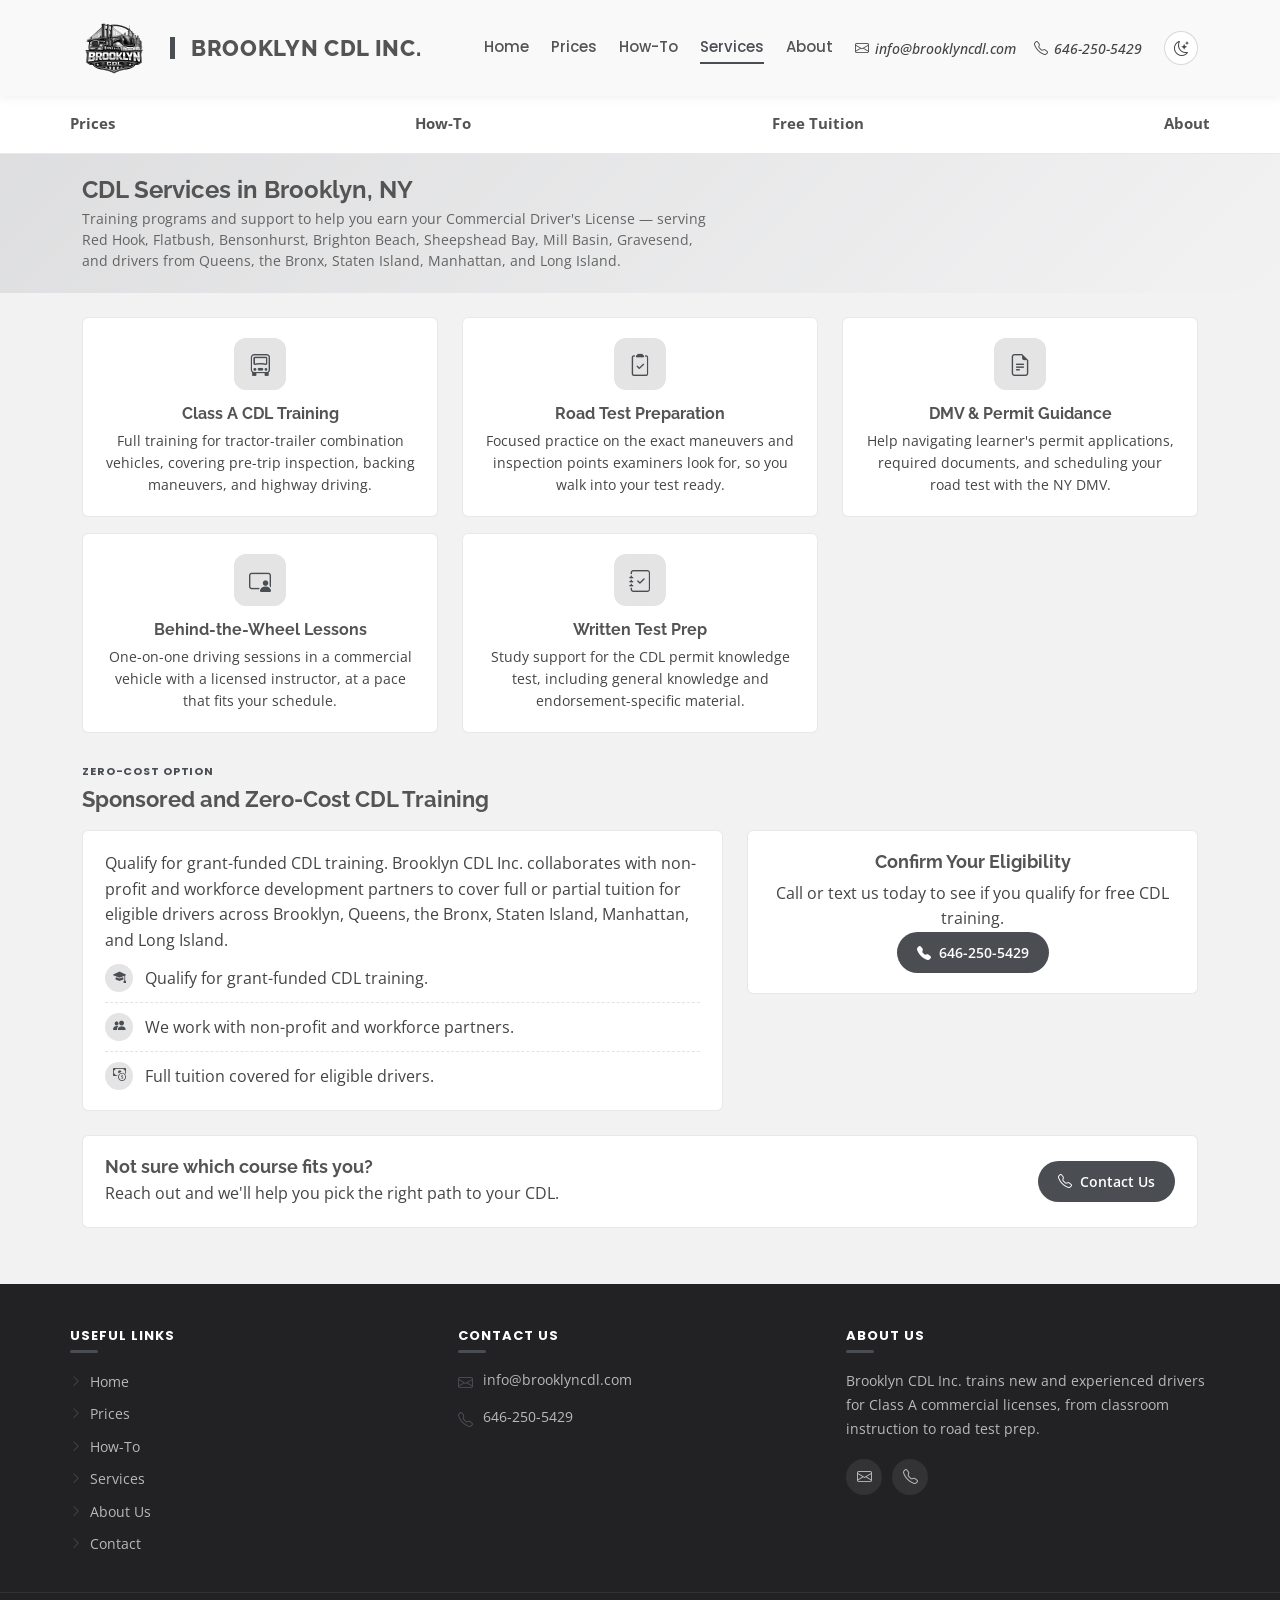
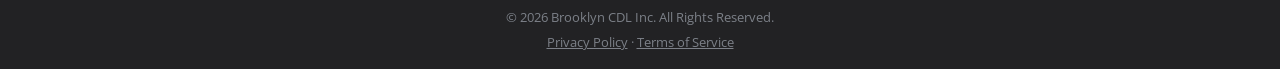
<file: services.html>
<!DOCTYPE html>
<html lang="en">

<head>
  <meta charset="utf-8">
  <meta content="width=device-width, initial-scale=1.0" name="viewport">
  <title>CDL Services & Free Training Brooklyn NY | Brooklyn CDL Inc.</title>
  <meta name="description" content="Class A CDL training, ELDT, road test prep, and grant-funded free training from Brooklyn CDL Inc. — a top CDL driving school serving Red Hook, Mill Basin, Flatbush, Bensonhurst, Brighton Beach, Sheepshead Bay, Gravesend, Queens, the Bronx, Staten Island, Manhattan, and Long Island.">
  <link rel="canonical" href="https://www.brooklyncdl.com/services.html">

  <!-- Fonts -->
  <link href="https://fonts.googleapis.com" rel="preconnect">
  <link href="https://fonts.gstatic.com" rel="preconnect" crossorigin>
  <link href="https://fonts.googleapis.com/css2?family=Open+Sans:ital,wght@0,400;0,500;0,600;0,700;0,800&family=Poppins:ital,wght@0,400;0,500;0,600;0,700&family=Raleway:ital,wght@0,600;0,700;0,800;0,900&display=swap" rel="stylesheet">

  <!-- Vendor CSS Files -->
  <link href="assets/vendor/bootstrap/css/bootstrap.min.css" rel="stylesheet">
  <link href="assets/vendor/bootstrap-icons/bootstrap-icons.css" rel="stylesheet">
  <link href="assets/vendor/aos/aos.css" rel="stylesheet">

  <!-- Main CSS File (Eterna template) -->
  <link href="assets/css/main.css" rel="stylesheet">
  <link href="assets/css/site.css" rel="stylesheet">

  <!-- Apply saved theme/background prefs before first paint to avoid flashing -->
  <script>
    (function () {
      try {
        var theme = localStorage.getItem('bcdl-theme');
        if (!theme) {
          theme = window.matchMedia && window.matchMedia('(prefers-color-scheme: dark)').matches ? 'dark' : 'light';
        }
        if (theme === 'dark') document.documentElement.setAttribute('data-theme', 'dark');
      } catch (e) {}
    })();
  </script>
</head>

<body>

  <header id="header" class="header light-background">
    <div class="container header-row">
      <a href="index.html" class="logo">
        <img src="assets/img/Logo.png" alt="Brooklyn CDL Logo">
        <h1 class="sitename mb-0">Brooklyn CDL Inc.</h1>
      </a>

      <div class="header-right">
        <nav class="navmenu" id="navmenu">
          <ul>
            <li><a href="index.html">Home</a></li>
            <li><a href="prices.html">Prices</a></li>
            <li><a href="how-to.html">How-To</a></li>
            <li><a href="services.html" class="active">Services</a></li>
            <li><a href="about.html">About</a></li>
          </ul>
        </nav>

        <div class="contact-info">
          <i class="bi bi-envelope d-flex align-items-center"><a href="mailto:info@brooklyncdl.com">info@brooklyncdl.com</a></i>
          <i class="bi bi-telephone d-flex align-items-center"><a href="tel:646-250-5429">646-250-5429</a></i>
        </div>

        <div class="pref-toggles">
          <button type="button" id="themeToggle" class="pref-btn" title="Toggle light/dark theme" aria-label="Toggle light/dark theme">
            <i class="bi bi-moon-stars"></i>
          </button>
          <button type="button" id="navToggle" class="pref-btn mobile-nav-toggle" title="Menu" aria-label="Menu">
            <i class="bi bi-list"></i>
          </button>
        </div>
      </div>
    </div>
  </header>

  <div class="quick-nav" id="quickNav">
    <div class="container quick-nav-row">
      <a href="prices.html">Prices</a>
      <a href="how-to.html">How-To</a>
      <a href="services.html#sponsored-training">Free Tuition</a>
      <a href="about.html">About</a>
    </div>
  </div>

  <main class="main">

    <div class="page-title">
      <div class="container">
        <h1>CDL Services in Brooklyn, NY</h1>
        <p>Training programs and support to help you earn your Commercial Driver's License — serving Red Hook, Flatbush, Bensonhurst, Brighton Beach, Sheepshead Bay, Mill Basin, Gravesend, and drivers from Queens, the Bronx, Staten Island, Manhattan, and Long Island.</p>
      </div>
    </div>

    <section class="section" id="services">
      <div class="container">
        <div class="row gy-3">

          <div class="col-md-6 col-lg-4" data-aos="fade-up" data-aos-delay="100">
            <div class="service-card">
              <div class="service-icon"><i class="bi bi-truck-front"></i></div>
              <h3>Class A CDL Training</h3>
              <p>Full training for tractor-trailer combination vehicles, covering pre-trip inspection, backing maneuvers, and highway driving.</p>
            </div>
          </div>

          <div class="col-md-6 col-lg-4" data-aos="fade-up" data-aos-delay="300">
            <div class="service-card">
              <div class="service-icon"><i class="bi bi-clipboard2-check"></i></div>
              <h3>Road Test Preparation</h3>
              <p>Focused practice on the exact maneuvers and inspection points examiners look for, so you walk into your test ready.</p>
            </div>
          </div>

          <div class="col-md-6 col-lg-4" data-aos="fade-up" data-aos-delay="400">
            <div class="service-card">
              <div class="service-icon"><i class="bi bi-file-earmark-text"></i></div>
              <h3>DMV &amp; Permit Guidance</h3>
              <p>Help navigating learner's permit applications, required documents, and scheduling your road test with the NY DMV.</p>
            </div>
          </div>

          <div class="col-md-6 col-lg-4" data-aos="fade-up" data-aos-delay="500">
            <div class="service-card">
              <div class="service-icon"><i class="bi bi-person-video3"></i></div>
              <h3>Behind-the-Wheel Lessons</h3>
              <p>One-on-one driving sessions in a commercial vehicle with a licensed instructor, at a pace that fits your schedule.</p>
            </div>
          </div>

          <div class="col-md-6 col-lg-4" data-aos="fade-up" data-aos-delay="600">
            <div class="service-card">
              <div class="service-icon"><i class="bi bi-journal-check"></i></div>
              <h3>Written Test Prep</h3>
              <p>Study support for the CDL permit knowledge test, including general knowledge and endorsement-specific material.</p>
            </div>
          </div>

        </div>
      </div>
    </section>

    <section class="section" id="sponsored-training" style="padding-top: 0;">
      <div class="container">
        <div class="section-heading" data-aos="fade-up">
          <span class="eyebrow">Zero-Cost Option</span>
          <h2>Sponsored and Zero-Cost CDL Training</h2>
        </div>

        <div class="row gy-3 align-items-start">
          <div class="col-lg-7" data-aos="fade-up">
            <div class="option-card">
              <p class="lead-text">Qualify for grant-funded CDL training. Brooklyn CDL Inc. collaborates with non-profit and workforce development partners to cover full or partial tuition for eligible drivers across Brooklyn, Queens, the Bronx, Staten Island, Manhattan, and Long Island.</p>
              <ul class="step-list">
                <li>
                  <span class="step-num"><i class="bi bi-mortarboard-fill"></i></span>
                  <div class="step-body">Qualify for grant-funded CDL training.</div>
                </li>
                <li>
                  <span class="step-num"><i class="bi bi-people-fill"></i></span>
                  <div class="step-body">We work with non-profit and workforce partners.</div>
                </li>
                <li>
                  <span class="step-num"><i class="bi bi-cash-coin"></i></span>
                  <div class="step-body">Full tuition covered for eligible drivers.</div>
                </li>
              </ul>
            </div>
          </div>
          <div class="col-lg-5" data-aos="fade-up" data-aos-delay="100">
            <div class="option-card h-100 d-flex flex-column justify-content-center text-center">
              <h2 class="mb-2">Confirm Your Eligibility</h2>
              <p class="lead-text">Call or text us today to see if you qualify for free CDL training.</p>
              <a href="tel:646-250-5429" class="btn-brand mx-auto"><i class="bi bi-telephone-fill"></i> 646-250-5429</a>
            </div>
          </div>
        </div>
      </div>
    </section>

    <section class="section" id="cta" style="padding-top: 0;">
      <div class="container">
        <div class="option-card d-flex flex-column flex-md-row align-items-md-center justify-content-between gap-3" data-aos="fade-up">
          <div>
            <h2 class="mb-1">Not sure which course fits you?</h2>
            <p class="lead-text mb-0">Reach out and we'll help you pick the right path to your CDL.</p>
          </div>
          <a href="contact.html" class="btn-brand flex-shrink-0"><i class="bi bi-telephone"></i> Contact Us</a>
        </div>
      </div>
    </section>

  </main>

  <footer class="site-footer">
    <div class="container footer-main">
      <div class="row gy-4">
        <div class="col-6 col-md-4 footer-col">
          <h4>Useful Links</h4>
          <ul>
            <li><a href="index.html"><i class="bi bi-chevron-right"></i> Home</a></li>
            <li><a href="prices.html"><i class="bi bi-chevron-right"></i> Prices</a></li>
            <li><a href="how-to.html"><i class="bi bi-chevron-right"></i> How-To</a></li>
            <li><a href="services.html"><i class="bi bi-chevron-right"></i> Services</a></li>
            <li><a href="about.html"><i class="bi bi-chevron-right"></i> About Us</a></li>
            <li><a href="contact.html"><i class="bi bi-chevron-right"></i> Contact</a></li>
          </ul>
        </div>

        <div class="col-6 col-md-4 footer-col">
          <h4>Contact Us</h4>
          <div class="footer-contact-row">
            <i class="bi bi-envelope"></i>
            <a href="mailto:info@brooklyncdl.com">info@brooklyncdl.com</a>
          </div>
          <div class="footer-contact-row">
            <i class="bi bi-telephone"></i>
            <a href="tel:646-250-5429">646-250-5429</a>
          </div>
        </div>

        <div class="col-md-4 footer-col">
          <h4>About Us</h4>
          <p>Brooklyn CDL Inc. trains new and experienced drivers for Class A commercial licenses, from classroom instruction to road test prep.</p>
          <div class="footer-social">
            <a href="mailto:info@brooklyncdl.com" aria-label="Email"><i class="bi bi-envelope"></i></a>
            <a href="tel:646-250-5429" aria-label="Call"><i class="bi bi-telephone"></i></a>
          </div>
        </div>
      </div>
    </div>

    <div class="footer-bottom">
      &copy; <span id="footerYear"></span> Brooklyn CDL Inc. All Rights Reserved.
      <div class="footer-legal"><a href="privacy.html" target="_blank" rel="noopener">Privacy Policy</a> &middot; <a href="terms.html" target="_blank" rel="noopener">Terms of Service</a></div>
    </div>
  </footer>

  <script>document.getElementById('footerYear').textContent = new Date().getFullYear();</script>

  <!-- Vendor JS Files -->
  <script src="assets/vendor/bootstrap/js/bootstrap.bundle.min.js"></script>
  <script src="assets/vendor/aos/aos.js"></script>
  <script src="assets/js/site.js"></script>

</body>

</html>
</file>
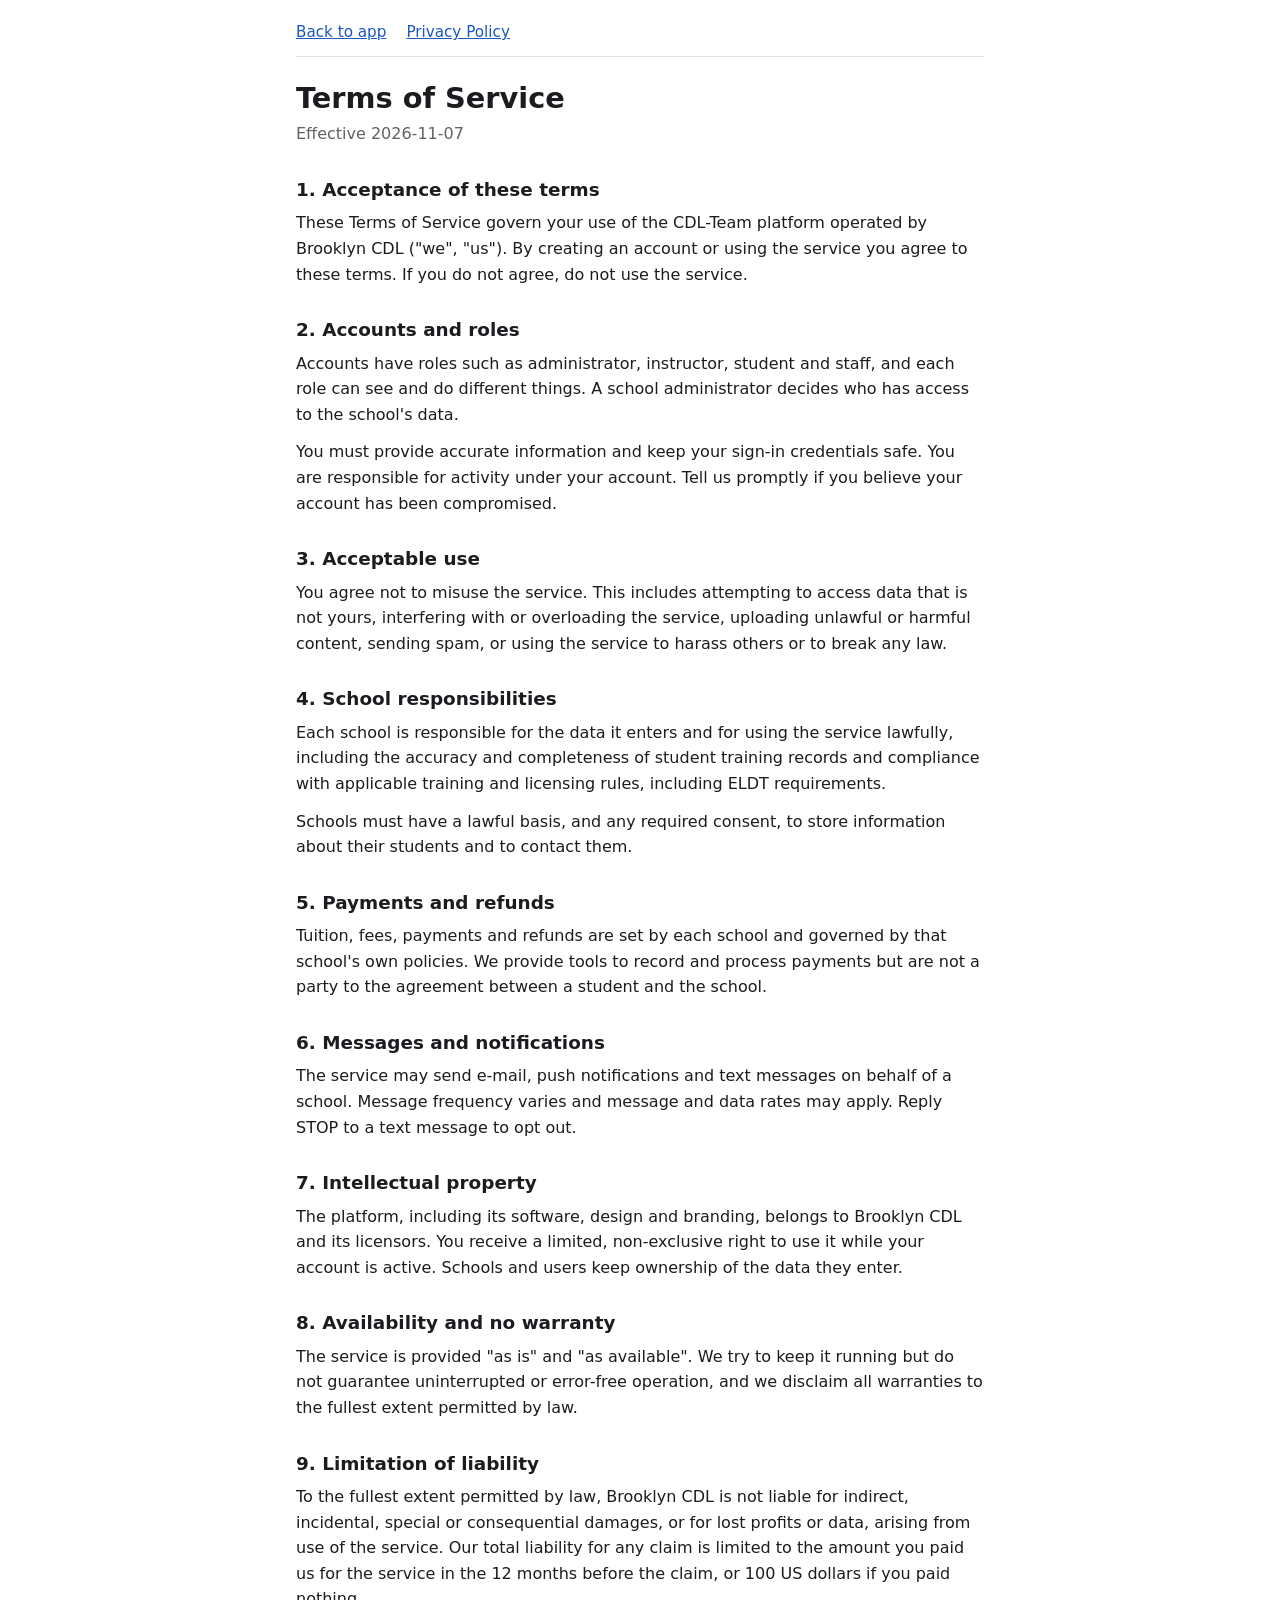
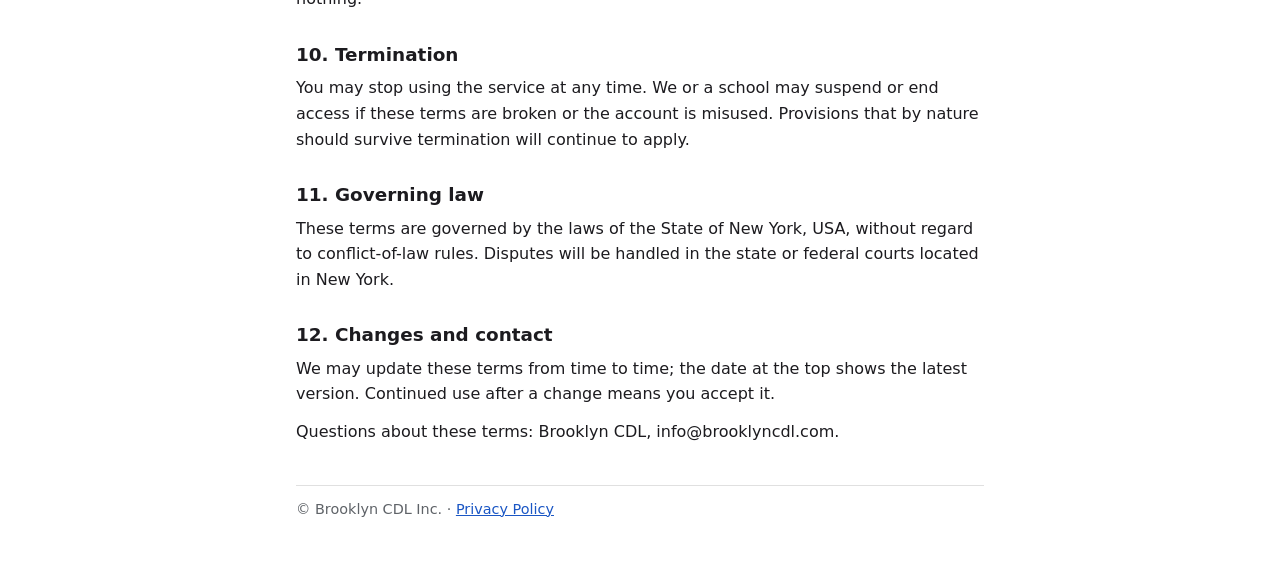
<file: terms.html>
<!doctype html>
<html lang="en">
<head>
<meta charset="utf-8">
<meta name="viewport" content="width=device-width, initial-scale=1">
<title>Terms of Service - Brooklyn CDL</title>
<meta name="description" content="Terms of Service for the CDL-Team platform operated by Brooklyn CDL.">
<style>
:root{--bg:#fff;--fg:#1c1b1f;--muted:#5f6368;--link:#1a56c4;--line:#e0e0e0}
@media (prefers-color-scheme:dark){:root{--bg:#121212;--fg:#e8e8e8;--muted:#a0a4a8;--link:#8ab4f8;--line:#333}}
*{box-sizing:border-box}
body{margin:0;background:var(--bg);color:var(--fg);font:16px/1.6 system-ui,-apple-system,"Segoe UI",Roboto,Helvetica,Arial,sans-serif}
main{max-width:720px;margin:0 auto;padding:20px 16px 48px}
nav{display:flex;flex-wrap:wrap;gap:8px 20px;padding-bottom:12px;border-bottom:1px solid var(--line);font-size:.95rem}
a{color:var(--link)}
h1{font-size:1.8rem;line-height:1.25;margin:24px 0 4px}
h2{font-size:1.15rem;margin:28px 0 6px}
p{margin:0 0 12px}
.updated{color:var(--muted);margin:0 0 8px}
</style>
</head>
<body>
<main>
<nav><a href="/">Back to app</a><a href="/privacy.html">Privacy Policy</a></nav>
<h1>Terms of Service</h1>
<p class="updated">Effective 2026-11-07</p>
<h2>1. Acceptance of these terms</h2>
<p>These Terms of Service govern your use of the CDL-Team platform operated by Brooklyn CDL (&quot;we&quot;, &quot;us&quot;). By creating an account or using the service you agree to these terms. If you do not agree, do not use the service.</p>
<h2>2. Accounts and roles</h2>
<p>Accounts have roles such as administrator, instructor, student and staff, and each role can see and do different things. A school administrator decides who has access to the school&#39;s data.</p>
<p>You must provide accurate information and keep your sign-in credentials safe. You are responsible for activity under your account. Tell us promptly if you believe your account has been compromised.</p>
<h2>3. Acceptable use</h2>
<p>You agree not to misuse the service. This includes attempting to access data that is not yours, interfering with or overloading the service, uploading unlawful or harmful content, sending spam, or using the service to harass others or to break any law.</p>
<h2>4. School responsibilities</h2>
<p>Each school is responsible for the data it enters and for using the service lawfully, including the accuracy and completeness of student training records and compliance with applicable training and licensing rules, including ELDT requirements.</p>
<p>Schools must have a lawful basis, and any required consent, to store information about their students and to contact them.</p>
<h2>5. Payments and refunds</h2>
<p>Tuition, fees, payments and refunds are set by each school and governed by that school&#39;s own policies. We provide tools to record and process payments but are not a party to the agreement between a student and the school.</p>
<h2>6. Messages and notifications</h2>
<p>The service may send e-mail, push notifications and text messages on behalf of a school. Message frequency varies and message and data rates may apply. Reply STOP to a text message to opt out.</p>
<h2>7. Intellectual property</h2>
<p>The platform, including its software, design and branding, belongs to Brooklyn CDL and its licensors. You receive a limited, non-exclusive right to use it while your account is active. Schools and users keep ownership of the data they enter.</p>
<h2>8. Availability and no warranty</h2>
<p>The service is provided &quot;as is&quot; and &quot;as available&quot;. We try to keep it running but do not guarantee uninterrupted or error-free operation, and we disclaim all warranties to the fullest extent permitted by law.</p>
<h2>9. Limitation of liability</h2>
<p>To the fullest extent permitted by law, Brooklyn CDL is not liable for indirect, incidental, special or consequential damages, or for lost profits or data, arising from use of the service. Our total liability for any claim is limited to the amount you paid us for the service in the 12 months before the claim, or 100 US dollars if you paid nothing.</p>
<h2>10. Termination</h2>
<p>You may stop using the service at any time. We or a school may suspend or end access if these terms are broken or the account is misused. Provisions that by nature should survive termination will continue to apply.</p>
<h2>11. Governing law</h2>
<p>These terms are governed by the laws of the State of New York, USA, without regard to conflict-of-law rules. Disputes will be handled in the state or federal courts located in New York.</p>
<h2>12. Changes and contact</h2>
<p>We may update these terms from time to time; the date at the top shows the latest version. Continued use after a change means you accept it.</p>
<p>Questions about these terms: Brooklyn CDL, info@brooklyncdl.com.</p>
<footer style="margin-top:40px;padding-top:12px;border-top:1px solid var(--line);font-size:.9rem;color:var(--muted)">&copy; Brooklyn CDL Inc. &middot; <a href="privacy.html" target="_blank" rel="noopener">Privacy Policy</a></footer>
</main>
</body>
</html>
</file>
<file: assets/css/site.css>
/* Brooklyn CDL — shared site styles, built on top of the Eterna template's design tokens */

/* Greyish-black palette, matched to the bridge sketch background */
:root {
  --background-color: #f2f2f3;
  --accent-color: #4a4d52;
  --accent-dark: #2b2d30;
}

/* Dark theme overrides — mirrors Eterna's own --default/--heading/--surface tokens */
html[data-theme="dark"] {
  --background-color: #1c1c1f;
  --default-color: #c7c7ca;
  --heading-color: #f2f2f3;
  --surface-color: #232327;
  --contrast-color: #ffffff;
  --accent-color: #9a9da3;
  --accent-dark: #c3c5ca;
}

html[data-theme="dark"] body {
  color: var(--default-color);
}

html[data-theme="dark"] .header.light-background {
  --background-color: #232327;
  border-bottom: 1px solid #313136;
  box-shadow: 0 1px 0 rgba(255, 255, 255, .04), 0 8px 20px -12px rgba(0, 0, 0, .5);
}

html[data-theme="dark"] .option-card,
html[data-theme="dark"] .info-card,
html[data-theme="dark"] .service-card,
html[data-theme="dark"] .pricing-card,
html[data-theme="dark"] .team-card {
  border-color: #35353a;
}

html[data-theme="dark"] .pricing-list li {
  border-bottom-color: #35353a;
}

html[data-theme="dark"] .step-list > li {
  border-bottom-color: #35353a;
}

html[data-theme="dark"] .diagram-section object,
html[data-theme="dark"] .media-frame img,
html[data-theme="dark"] .media-frame video {
  border-color: #35353a;
}

html[data-theme="dark"] .page-title {
  background: linear-gradient(135deg, color-mix(in srgb, var(--accent-color), transparent 78%), transparent);
  border-bottom: 1px solid #313136;
}

html[data-theme="dark"] .page-title h1 {
  color: var(--heading-color);
}

html[data-theme="dark"] .hero,
html[data-theme="dark"] .hero-video-section {
  background: var(--background-color);
  border-bottom: 1px solid #313136;
}

a { color: var(--accent-color); }
a:hover { color: var(--accent-dark); }

/* Subtle background texture — sits behind everything, low opacity so it never fights with text */
html {
  background-color: var(--background-color, #ffffff);
}

body {
  position: relative;
  background-color: transparent;
}

/* Theme toggle control */
.pref-toggles {
  display: flex;
  align-items: center;
  gap: 6px;
}

.pref-btn {
  display: inline-flex;
  align-items: center;
  justify-content: center;
  width: 34px;
  height: 34px;
  border-radius: 50%;
  border: 1px solid color-mix(in srgb, var(--default-color), transparent 80%);
  background: var(--surface-color);
  color: var(--default-color);
  cursor: pointer;
  transition: background 0.2s ease, color 0.2s ease, border-color 0.2s ease;
  font-size: 15px;
  padding: 0;
}

.pref-btn:hover {
  color: var(--accent-color);
  border-color: color-mix(in srgb, var(--accent-color), transparent 40%);
}

.pref-btn.is-active {
  background: var(--accent-color);
  color: #ffffff;
  border-color: var(--accent-color);
}

/* Header */
.header {
  padding: 16px 0;
  position: sticky;
  top: 0;
  z-index: 1000;
  box-shadow: 0 2px 10px rgba(0, 0, 0, 0.06);
}

html[data-theme="dark"] .header {
  box-shadow: 0 2px 10px rgba(0, 0, 0, 0.35);
}

.header .container.header-row {
  display: flex;
  align-items: center;
  justify-content: space-between;
  flex-wrap: wrap;
  gap: 10px 18px;
}

.header .logo {
  display: flex;
  align-items: center;
  gap: 16px;
  flex-shrink: 0;
}

.header .logo img {
  max-height: 64px;
  border-radius: 6px;
  animation: bcdl-logo-in 0.85s cubic-bezier(0.22, 1, 0.36, 1) both;
}

.header .logo .sitename {
  font-size: 22px;
  font-weight: 800;
  letter-spacing: 0.03em;
  margin: 0;
  padding-left: 16px;
  border-left: 5px solid var(--accent-color);
  white-space: nowrap;
  opacity: 0;
  animation: bcdl-text-in 0.7s cubic-bezier(0.22, 1, 0.36, 1) 0.35s both,
             bcdl-border-in 0.5s ease 0.35s both;
}

@keyframes bcdl-logo-in {
  0%   { opacity: 0; transform: translateX(-60px) rotate(-8deg) scale(0.85); }
  60%  { opacity: 1; transform: translateX(6px) rotate(1deg) scale(1.03); }
  100% { opacity: 1; transform: translateX(0) rotate(0) scale(1); }
}

@keyframes bcdl-text-in {
  from { opacity: 0; transform: translateX(-14px); filter: blur(3px); }
  to   { opacity: 1; transform: translateX(0); filter: blur(0); }
}

@keyframes bcdl-border-in {
  from { border-left-width: 0; }
  to   { border-left-width: 5px; }
}

@media (prefers-reduced-motion: reduce) {
  .header .logo img,
  .header .logo .sitename {
    animation: none;
    opacity: 1;
  }
}

.header .header-right {
  display: flex;
  align-items: center;
  gap: 22px;
  flex-wrap: wrap;
}

.header .navmenu {
  display: flex;
}

.header .navmenu ul {
  display: flex;
  align-items: center;
  gap: 22px;
  margin: 0;
  padding: 0;
  list-style: none;
}

.header .navmenu a {
  display: block;
  color: var(--heading-color);
  font-family: var(--nav-font);
  font-size: 15px;
  font-weight: 500;
  text-decoration: none;
  padding: 4px 0;
  border-bottom: 2px solid transparent;
  transition: color 0.2s ease, border-color 0.2s ease;
}

.header .navmenu a:hover,
.header .navmenu a.active {
  color: var(--accent-color);
  border-color: var(--accent-color);
}

.header .contact-info {
  display: flex;
  align-items: center;
  gap: 18px;
  font-size: 14px;
}

.header .contact-info i {
  display: flex;
  align-items: center;
  gap: 6px;
  color: var(--accent-color);
}

.header .contact-info a {
  color: var(--default-color);
  font-weight: 500;
}

.header .contact-info a:hover {
  color: var(--accent-color);
}

.mobile-nav-toggle {
  display: none;
  width: 34px;
  height: 34px;
  border-radius: 50%;
  border: 1px solid color-mix(in srgb, var(--default-color), transparent 80%);
  background: var(--surface-color);
  color: var(--default-color);
  align-items: center;
  justify-content: center;
  cursor: pointer;
  font-size: 17px;
}

/* Quick-nav strip — sits between the header and page content on every page. The strip itself
   is visible immediately; each link slides in from the left, staggered, on load. */
.quick-nav {
  overflow: hidden;
  background: var(--surface-color);
  border-bottom: 1px solid color-mix(in srgb, var(--default-color), transparent 88%);
}

.quick-nav-row {
  display: flex;
  flex-wrap: wrap;
  align-items: center;
  justify-content: space-between;
  row-gap: 10px;
  padding: 12px 0;
}

.quick-nav-row a {
  color: var(--heading-color);
  font-weight: 700;
  font-size: 15px;
  text-decoration: none;
  padding: 4px 0;
  border-bottom: 2px solid transparent;
  transition: color 0.2s ease, border-color 0.2s ease;
  opacity: 0;
  transform: translateX(-40px);
}

.quick-nav-row a.is-visible {
  animation: quickNavSlideIn 0.7s cubic-bezier(.16, 1, .3, 1) forwards;
}

.quick-nav-row a.is-visible-static {
  opacity: 1;
  transform: none;
}

@keyframes quickNavSlideIn {
  to {
    opacity: 1;
    transform: translateX(0);
  }
}

.quick-nav-row a:hover {
  color: var(--accent-color);
  border-color: var(--accent-color);
}

@media (max-width: 767px) {
  .quick-nav-row {
    padding-left: 20px;
    padding-right: 20px;
  }
  .quick-nav-row a {
    font-size: 13.5px;
  }
}

/* Page title banner */
.page-title {
  padding: 22px 0;
  background: linear-gradient(135deg, color-mix(in srgb, var(--accent-color), transparent 88%), transparent);
}

.page-title h1 {
  font-size: 24px;
}

.page-title p {
  margin: 4px 0 0;
  color: color-mix(in srgb, var(--default-color), transparent 20%);
  max-width: 640px;
  font-size: 14px;
}

/* Homepage hero — flat background-color (not a tinted gradient) so it matches the bridge sketch's white sky */
.hero {
  padding: 28px 0 8px;
  background: var(--background-color, #ffffff);
}

.hero .hero-copy h1 {
  font-size: 28px;
  font-weight: 800;
  color: var(--heading-color);
  line-height: 1.25;
  margin-bottom: 10px;
}

.hero .hero-copy p {
  color: var(--default-color);
  font-size: 15px;
  line-height: 1.6;
  max-width: 480px;
  margin-bottom: 16px;
}

.hero .hero-actions {
  display: flex;
  gap: 12px;
  flex-wrap: wrap;
}

.btn-brand {
  display: inline-flex;
  align-items: center;
  gap: 8px;
  background: var(--accent-color);
  color: #ffffff;
  font-weight: 600;
  font-size: 14px;
  padding: 10px 20px;
  border-radius: 50px;
  text-decoration: none;
  transition: background 0.2s ease, transform 0.2s ease;
}

.btn-brand:hover {
  background: var(--accent-dark);
  color: #ffffff;
  transform: translateY(-1px);
}

.btn-outline {
  display: inline-flex;
  align-items: center;
  gap: 8px;
  border: 1px solid color-mix(in srgb, var(--default-color), transparent 70%);
  color: var(--heading-color);
  font-weight: 600;
  font-size: 14px;
  padding: 10px 20px;
  border-radius: 50px;
  text-decoration: none;
  transition: border-color 0.2s ease, color 0.2s ease;
}

.btn-outline:hover {
  border-color: var(--accent-color);
  color: var(--accent-color);
}

.section {
  padding: 24px 0;
  background: transparent;
}

.section-heading {
  margin-bottom: 18px;
}

.section-heading .eyebrow {
  display: inline-flex;
  align-items: center;
  gap: 6px;
  font-family: var(--nav-font);
  font-weight: 700;
  font-size: 11px;
  text-transform: uppercase;
  letter-spacing: 0.08em;
  color: var(--accent-color);
  margin-bottom: 6px;
}

.section-heading h2 {
  font-size: 22px;
  font-weight: 700;
  color: var(--heading-color);
  margin-bottom: 6px;
}

.section-heading p {
  color: var(--default-color);
  font-size: 14px;
  max-width: 560px;
  margin: 0;
}

.row.gy-4 {
  --bs-gutter-y: 1rem;
}

.option-badge {
  display: inline-flex;
  align-items: center;
  gap: 6px;
  background: var(--accent-color);
  color: var(--contrast-color);
  font-family: var(--nav-font);
  font-weight: 700;
  font-size: 11px;
  text-transform: uppercase;
  letter-spacing: 0.06em;
  padding: 4px 10px;
  border-radius: 50px;
  margin-bottom: 10px;
}

.option-card,
.info-card,
.service-card {
  background: var(--surface-color);
  border: 1px solid color-mix(in srgb, var(--default-color), transparent 88%);
  border-radius: 6px;
  padding: 20px 22px;
  height: 100%;
  transition: box-shadow 0.3s ease, border-color 0.3s ease, transform 0.3s ease;
}

.option-card:hover,
.info-card:hover,
.service-card:hover {
  box-shadow: 0 10px 30px -12px rgba(0, 0, 0, 0.15);
  border-color: color-mix(in srgb, var(--accent-color), transparent 70%);
}

.option-card h2 {
  font-size: 18px;
  font-weight: 700;
  color: var(--heading-color);
  margin-bottom: 8px;
}

.option-card .lead-text {
  color: var(--default-color);
  line-height: 1.6;
  margin-bottom: 0;
}

.service-card {
  text-align: center;
}

.service-card .service-icon {
  width: 52px;
  height: 52px;
  border-radius: 12px;
  background: color-mix(in srgb, var(--accent-color), var(--surface-color) 85%);
  color: var(--accent-color);
  display: flex;
  align-items: center;
  justify-content: center;
  font-size: 22px;
  margin: 0 auto 14px;
}

.service-card h3 {
  font-size: 16px;
  font-weight: 700;
  color: var(--heading-color);
  margin-bottom: 8px;
}

.service-card p {
  color: var(--default-color);
  font-size: 13.5px;
  line-height: 1.6;
  margin-bottom: 0;
}

.info-card h3 {
  font-size: 16px;
  font-weight: 700;
  color: var(--heading-color);
  margin-bottom: 8px;
}

.info-card p {
  color: var(--default-color);
  font-size: 13.5px;
  line-height: 1.6;
  margin-bottom: 0;
}

/* AEO-formatted Q&A answers: question is the card's h3, answer is always a numbered/lettered
   list rather than a paragraph, so assistants and search engines can extract discrete steps. */
.info-card ol,
.info-card ul.qa-answer {
  color: var(--default-color);
  font-size: 13.5px;
  line-height: 1.7;
  margin: 0;
  padding-left: 20px;
}

.info-card ol li,
.info-card ul.qa-answer li {
  margin-bottom: 4px;
}

.info-card ol li:last-child,
.info-card ul.qa-answer li:last-child {
  margin-bottom: 0;
}

.step-list {
  list-style: none;
  padding: 0;
  margin: 0;
}

.step-list > li {
  display: flex;
  gap: 12px;
  padding: 10px 0;
  border-bottom: 1px dashed color-mix(in srgb, var(--default-color), transparent 85%);
}

.step-list > li:last-child {
  border-bottom: none;
  padding-bottom: 0;
}

.step-list .step-num {
  flex-shrink: 0;
  width: 28px;
  height: 28px;
  border-radius: 50%;
  background: color-mix(in srgb, var(--accent-color), var(--surface-color) 85%);
  color: var(--accent-color);
  font-family: var(--nav-font);
  font-weight: 700;
  font-size: 13px;
  display: flex;
  align-items: center;
  justify-content: center;
}

.step-list .step-body {
  line-height: 1.6;
  padding-top: 2px;
}

/* Pricing cards — clean modern price list, no icon badges */
.pricing-card {
  background: var(--surface-color);
  border: 1px solid color-mix(in srgb, var(--default-color), transparent 88%);
  border-radius: 10px;
  overflow: hidden;
  height: 100%;
  transition: box-shadow 0.3s ease, border-color 0.3s ease;
}

.pricing-card:hover {
  box-shadow: 0 16px 36px -16px rgba(0, 0, 0, 0.18);
  border-color: color-mix(in srgb, var(--accent-color), transparent 70%);
}

.pricing-card-head {
  background: var(--accent-color);
  color: #ffffff;
  padding: 22px 26px;
}

.pricing-card-head h2,
.pricing-card-head h3 {
  font-size: 19px;
  font-weight: 700;
  margin-bottom: 4px;
  color: #ffffff;
}

.pricing-card-head p {
  margin: 0;
  font-size: 13px;
  color: rgba(255, 255, 255, 0.78);
}

.pricing-list {
  list-style: none;
  margin: 0;
  padding: 10px 26px 6px;
}

.pricing-list li {
  display: flex;
  align-items: baseline;
  justify-content: space-between;
  gap: 16px;
  padding: 12px 0;
  border-bottom: 1px solid color-mix(in srgb, var(--default-color), transparent 90%);
  font-size: 14px;
  color: var(--default-color);
}

.pricing-list li:last-child {
  border-bottom: none;
}

.pricing-list li .pricing-amount {
  flex-shrink: 0;
  font-weight: 700;
  font-size: 15px;
  color: var(--heading-color);
  font-variant-numeric: tabular-nums;
}

.pricing-list.pricing-packages {
  padding-top: 4px;
  padding-bottom: 18px;
  margin-top: 4px;
  border-top: 2px solid color-mix(in srgb, var(--accent-color), transparent 75%);
}

.pricing-list.pricing-packages li .pricing-amount {
  color: var(--accent-color);
  font-size: 17px;
}

/* Generic body padding for pricing-card variants that hold prose/lists instead of a
   .pricing-list (used by Q&A cards and other content cards styled to match the pricing cards) */
.pricing-card-body {
  padding: 18px 26px 22px;
}

.pricing-card-body > :last-child {
  margin-bottom: 0;
}

.pricing-card-body ol,
.pricing-card-body ul.qa-answer {
  color: var(--default-color);
  font-size: 13.5px;
  line-height: 1.7;
  margin: 0;
  padding-left: 20px;
}

.pricing-card-body ol li,
.pricing-card-body ul.qa-answer li {
  margin-bottom: 4px;
}

.pricing-card-body ol li:last-child,
.pricing-card-body ul.qa-answer li:last-child {
  margin-bottom: 0;
}

.pricing-card-body p {
  color: var(--default-color);
  font-size: 14px;
  line-height: 1.65;
}

.pricing-card-body a {
  color: var(--accent-color);
  font-weight: 600;
  text-decoration: underline;
  text-decoration-color: color-mix(in srgb, var(--accent-color), transparent 50%);
  text-underline-offset: 2px;
}

.pricing-card-body a:hover {
  text-decoration-color: var(--accent-color);
}

/* Q&A card — same dark-header styling as the pricing cards, sized for a question + a short
   numbered answer rather than a full price list */
.qa-card .pricing-card-head {
  padding: 16px 22px;
}

.qa-card .pricing-card-head h2,
.qa-card .pricing-card-head h3 {
  font-size: 15.5px;
  margin-bottom: 0;
  color: #ffffff;
}

.qa-card .pricing-card-body {
  padding: 16px 22px 20px;
}

/* Collapsible Q&A cards — collapsed by default, header click toggles the answer */
.qa-card.qa-collapsible .pricing-card-head {
  display: flex;
  align-items: center;
  justify-content: space-between;
  gap: 12px;
  cursor: pointer;
  user-select: none;
}

.qa-card.qa-collapsible .pricing-card-head h3 {
  flex: 1;
}

.qa-card.qa-collapsible .qa-toggle-icon {
  flex-shrink: 0;
  color: #ffffff;
  font-size: 14px;
  transition: transform 0.3s ease;
}

.qa-card.qa-collapsible.is-expanded .qa-toggle-icon {
  transform: rotate(180deg);
}

.qa-card.qa-collapsible .pricing-card-body {
  display: grid;
  grid-template-rows: 0fr;
  opacity: 0;
  transition: grid-template-rows 0.35s ease, opacity 0.3s ease, padding 0.35s ease;
  padding-top: 0;
  padding-bottom: 0;
}

.qa-card.qa-collapsible .pricing-card-body > * {
  overflow: hidden;
  min-height: 0;
}

.qa-card.qa-collapsible.is-expanded .pricing-card-body {
  grid-template-rows: 1fr;
  opacity: 1;
  padding-top: 16px;
  padding-bottom: 20px;
}

/* Team / leadership bio card — large photo fills the left side; name/title + description on the right */
.team-card {
  display: flex;
  align-items: stretch;
  background: var(--surface-color);
  border: 1px solid color-mix(in srgb, var(--default-color), transparent 88%);
  border-radius: 10px;
  overflow: hidden;
  height: 100%;
  min-height: 320px;
  transition: box-shadow 0.3s ease, border-color 0.3s ease;
}

.team-card:hover {
  box-shadow: 0 16px 36px -16px rgba(0, 0, 0, 0.18);
  border-color: color-mix(in srgb, var(--accent-color), transparent 70%);
}

.team-card-photo {
  width: 45%;
  flex-shrink: 0;
  object-fit: cover;
  display: block;
}

.team-card-body {
  flex: 1;
  padding: 24px 28px;
  display: flex;
  flex-direction: column;
  justify-content: center;
}

.team-card-name {
  margin-bottom: 12px;
}

.team-card-name h2 {
  font-size: 20px;
  font-weight: 700;
  margin: 0 0 4px;
  color: var(--heading-color);
}

.team-card-name p {
  margin: 0;
  font-size: 13.5px;
  font-weight: 600;
  color: var(--accent-color);
}

.team-card-body p {
  color: var(--default-color);
  font-size: 14px;
  line-height: 1.65;
  margin: 0;
}

@media (max-width: 575px) {
  .team-card {
    flex-direction: column;
    min-height: 0;
  }

  .team-card-photo {
    width: 100%;
    aspect-ratio: 4 / 3;
  }
}

.callout {
  display: flex;
  gap: 10px;
  background: color-mix(in srgb, var(--accent-color), var(--surface-color) 92%);
  border-left: 3px solid var(--accent-color);
  border-radius: 4px;
  padding: 10px 14px;
  margin-top: 8px;
  font-size: 13.5px;
}

.callout i {
  color: var(--accent-color);
  font-size: 16px;
  flex-shrink: 0;
  margin-top: 2px;
}

.callout strong {
  display: block;
  font-family: var(--nav-font);
  font-size: 11px;
  text-transform: uppercase;
  letter-spacing: 0.05em;
  color: var(--accent-color);
  margin-bottom: 2px;
}

.callout ul {
  margin: 2px 0 0;
  padding-left: 16px;
}

.callout ul li + li {
  margin-top: 4px;
}

.callout-warning {
  background: color-mix(in srgb, #c9760b, var(--surface-color) 90%);
  border-left-color: #c9760b;
}

.callout-warning i,
.callout-warning strong {
  color: #c9760b;
}

.diagram-section object,
.media-frame img {
  display: block;
  width: 100%;
  border-radius: 6px;
  border: 1px solid color-mix(in srgb, var(--default-color), transparent 88%);
}

/* Contact page */
.contact-card {
  background: var(--surface-color);
  border: 1px solid color-mix(in srgb, var(--default-color), transparent 88%);
  border-radius: 6px;
  padding: 22px 24px;
}

.contact-card .contact-row {
  display: flex;
  align-items: flex-start;
  gap: 14px;
  padding: 12px 0;
  border-bottom: 1px dashed color-mix(in srgb, var(--default-color), transparent 85%);
}

.contact-card .contact-row:last-child {
  border-bottom: none;
  padding-bottom: 0;
}

.contact-card .contact-row:first-child {
  padding-top: 0;
}

.contact-card .contact-icon {
  flex-shrink: 0;
  width: 38px;
  height: 38px;
  border-radius: 50%;
  background: color-mix(in srgb, var(--accent-color), var(--surface-color) 85%);
  color: var(--accent-color);
  display: flex;
  align-items: center;
  justify-content: center;
  font-size: 16px;
}

.contact-card .contact-row h3 {
  font-size: 14px;
  font-weight: 700;
  color: var(--heading-color);
  margin-bottom: 2px;
}

.contact-card .contact-row p,
.contact-card .contact-row a {
  font-size: 14px;
  color: var(--default-color);
  margin: 0;
}

.contact-form {
  background: var(--surface-color);
  border: 1px solid color-mix(in srgb, var(--default-color), transparent 88%);
  border-radius: 6px;
  padding: 22px 24px;
}

.contact-form .form-control {
  background: var(--background-color);
  border: 1px solid color-mix(in srgb, var(--default-color), transparent 78%);
  color: var(--default-color);
  font-size: 14px;
  border-radius: 5px;
}

.contact-form .form-control:focus {
  border-color: var(--accent-color);
  box-shadow: 0 0 0 3px color-mix(in srgb, var(--accent-color), transparent 80%);
  background: var(--background-color);
  color: var(--default-color);
}

.contact-form label {
  font-size: 13px;
  font-weight: 600;
  color: var(--heading-color);
  margin-bottom: 4px;
}

/* Footer */
.site-footer {
  background: #222224;
  color: #b9b9bc;
  margin-top: 32px;
}

.site-footer a {
  color: #b9b9bc;
  text-decoration: none;
  transition: color 0.2s ease;
}

.site-footer a:hover {
  color: #ffffff;
}

.footer-main {
  padding: 44px 0 28px;
}

.footer-col h4 {
  font-family: var(--nav-font);
  font-size: 13px;
  font-weight: 700;
  text-transform: uppercase;
  letter-spacing: 0.08em;
  color: #ffffff;
  margin-bottom: 16px;
  position: relative;
  padding-bottom: 10px;
}

.footer-col h4::after {
  content: "";
  position: absolute;
  left: 0;
  bottom: 0;
  width: 28px;
  height: 3px;
  background: var(--accent-color);
  border-radius: 2px;
}

.footer-col ul {
  list-style: none;
  margin: 0;
  padding: 0;
}

.footer-col ul li {
  margin-bottom: 10px;
  font-size: 14px;
}

.footer-col ul li a {
  display: inline-flex;
  align-items: center;
  gap: 8px;
}

.footer-col ul li a i {
  font-size: 12px;
  color: var(--accent-color);
}

.footer-col p {
  font-size: 14px;
  line-height: 1.7;
  margin-bottom: 0;
}

.footer-col .footer-contact-row {
  display: flex;
  align-items: flex-start;
  gap: 10px;
  font-size: 14px;
  margin-bottom: 12px;
}

.footer-col .footer-contact-row i {
  color: var(--accent-color);
  font-size: 15px;
  margin-top: 2px;
  flex-shrink: 0;
}

.footer-social {
  display: flex;
  gap: 10px;
  margin-top: 18px;
}

.footer-social a {
  width: 36px;
  height: 36px;
  border-radius: 50%;
  background: rgba(255, 255, 255, 0.08);
  display: inline-flex;
  align-items: center;
  justify-content: center;
  font-size: 15px;
  transition: background 0.2s ease, color 0.2s ease, transform 0.2s ease;
}

.footer-social a:hover {
  background: var(--accent-color);
  color: #ffffff;
  transform: translateY(-2px);
}

.footer-bottom {
  border-top: 1px solid rgba(255, 255, 255, 0.08);
  padding: 16px 0;
  font-size: 12.5px;
  text-align: center;
  color: #7c8088;
}

@media (max-width: 767px) {
  .footer-main {
    text-align: center;
    padding: 24px 0 16px;
  }

  .footer-main .row {
    --bs-gutter-y: 20px;
  }

  .footer-col h4 {
    font-size: 12px;
    margin-bottom: 10px;
    padding-bottom: 6px;
  }

  .footer-col h4::after {
    left: 50%;
    transform: translateX(-50%);
  }

  .footer-col ul li {
    margin-bottom: 6px;
    font-size: 13px;
  }

  .footer-col .footer-contact-row {
    justify-content: center;
    text-align: left;
    margin-bottom: 8px;
    font-size: 13px;
  }

  .footer-col p {
    font-size: 13px;
    line-height: 1.5;
  }

  .footer-social {
    justify-content: center;
    margin-top: 10px;
  }

  .footer-social a {
    width: 30px;
    height: 30px;
    font-size: 13px;
  }

  .footer-bottom {
    padding: 10px 0;
    font-size: 11px;
  }
}

@media (max-width: 1199px) {
  .header .navmenu {
    display: none;
    position: absolute;
    top: 100%;
    left: 0;
    right: 0;
    background: var(--background-color);
    border-bottom: 1px solid color-mix(in srgb, var(--default-color), transparent 85%);
    box-shadow: 0 10px 20px -10px rgba(0, 0, 0, 0.15);
  }

  .header .navmenu.nav-open {
    display: block;
  }

  .header .navmenu ul {
    display: flex;
    position: static;
    inset: auto;
    flex-direction: column;
    align-items: flex-start;
    gap: 0;
    padding: 8px 0;
    margin: 0;
    border: none;
    border-radius: 0;
    background: transparent;
    box-shadow: none;
    overflow: visible;
  }

  .header .navmenu ul li {
    width: 100%;
  }

  .header .navmenu a {
    padding: 12px 24px;
    border-bottom: none;
    width: 100%;
  }

  .header .navmenu a:hover,
  .header .navmenu a.active {
    background: color-mix(in srgb, var(--accent-color), var(--surface-color) 92%);
  }

  /* Compact two-row header: logo | name + contacts (joined by one vertical line) | menu over theme */
  .header {
    padding: 10px 0;
  }

  .header .container.header-row {
    display: grid;
    grid-template-columns: auto minmax(0, 1fr) auto;
    grid-template-areas:
      "logoimg name menu"
      "logoimg info theme";
    align-items: center;
    column-gap: clamp(10px, 3vw, 18px);
    row-gap: 0;
  }

  .header .logo,
  .header .header-right,
  .header .pref-toggles {
    display: contents;
  }

  .header .logo img {
    grid-area: logoimg;
    max-height: clamp(48px, 16vw, 66px);
  }

  .header .logo .sitename,
  .header .contact-info {
    border-left: 6px solid var(--accent-color);
    padding-left: clamp(10px, 3vw, 14px);
    min-width: 0;
  }

  .header .logo .sitename {
    grid-area: name;
    align-self: stretch;
    display: flex;
    align-items: flex-end;
    font-size: clamp(16px, 5vw, 22px);
    line-height: 1.15;
    padding-bottom: 3px;
    white-space: nowrap;
    border-radius: 3px 3px 0 0;
    animation: bcdl-text-in 0.7s cubic-bezier(0.22, 1, 0.36, 1) 0.35s both;
  }

  .header .contact-info {
    grid-area: info;
    align-self: stretch;
    align-items: flex-start;
    flex-wrap: wrap;
    column-gap: clamp(10px, 3vw, 18px);
    row-gap: 2px;
    padding-top: 3px;
    font-size: clamp(11.5px, 3.5vw, 14px);
    border-radius: 0 0 3px 3px;
  }

  .header .contact-info i {
    white-space: nowrap;
  }

  .header .pref-btn,
  .header .mobile-nav-toggle {
    width: 32px;
    height: 32px;
    margin: 0;
    font-size: 15px;
    line-height: 1;
    justify-self: center;
    align-self: center;
  }

  .header #navToggle {
    display: inline-flex;
    grid-area: menu;
    margin-bottom: 3px;
  }

  .header #themeToggle {
    grid-area: theme;
    margin-top: 3px;
  }
}

@media (max-width: 767px) {
  .hero .hero-copy h1 {
    font-size: 22px;
  }
}

.footer-legal { margin-top: 6px; }
.footer-legal a { color: inherit; text-decoration: underline; }
.footer-legal a:hover { opacity: .8; }
</file>
<file: assets/css/main.css>
/**
* Template Name: Eterna
* Template URL: https://bootstrapmade.com/eterna-free-multipurpose-bootstrap-template/
* Updated: Jun 25 2025 with Bootstrap v5.3.6
* Author: BootstrapMade.com
* License: https://bootstrapmade.com/license/
*/

/*--------------------------------------------------------------
# Font & Color Variables
# Help: https://bootstrapmade.com/color-system/
--------------------------------------------------------------*/
/* Fonts */
:root {
  --default-font: "Open Sans",  system-ui, -apple-system, "Segoe UI", Roboto, "Helvetica Neue", Arial, "Noto Sans", "Liberation Sans", sans-serif, "Apple Color Emoji", "Segoe UI Emoji", "Segoe UI Symbol", "Noto Color Emoji";
  --heading-font: "Raleway",  sans-serif;
  --nav-font: "Poppins",  sans-serif;
}

/* Global Colors - The following color variables are used throughout the website. Updating them here will change the color scheme of the entire website */
:root { 
  --background-color: #ffffff; /* Background color for the entire website, including individual sections */
  --default-color: #444444; /* Default color used for the majority of the text content across the entire website */
  --heading-color: #545454; /* Color for headings, subheadings and title throughout the website */
  --accent-color: #e96b56; /* Accent color that represents your brand on the website. It's used for buttons, links, and other elements that need to stand out */
  --surface-color: #ffffff; /* The surface color is used as a background of boxed elements within sections, such as cards, icon boxes, or other elements that require a visual separation from the global background. */
  --contrast-color: #ffffff; /* Contrast color for text, ensuring readability against backgrounds of accent, heading, or default colors. */
}

/* Nav Menu Colors - The following color variables are used specifically for the navigation menu. They are separate from the global colors to allow for more customization options */
:root {
  --nav-color: #444444;  /* The default color of the main navmenu links */
  --nav-hover-color: #e96b56; /* Applied to main navmenu links when they are hovered over or active */
  --nav-mobile-background-color: #ffffff; /* Used as the background color for mobile navigation menu */
  --nav-dropdown-background-color: #ffffff; /* Used as the background color for dropdown items that appear when hovering over primary navigation items */
  --nav-dropdown-color: #444444; /* Used for navigation links of the dropdown items in the navigation menu. */
  --nav-dropdown-hover-color: #e96b56; /* Similar to --nav-hover-color, this color is applied to dropdown navigation links when they are hovered over. */
}

/* Color Presets - These classes override global colors when applied to any section or element, providing reuse of the sam color scheme. */

.light-background {
  --background-color: #f9f9f9;
  --surface-color: #ffffff;
}

.dark-background {
  --background-color: #3c3c3c;
  --default-color: #ffffff;
  --heading-color: #ffffff;
  --surface-color: #565656;
  --contrast-color: #ffffff;
}

/* Smooth scroll */
:root {
  scroll-behavior: smooth;
}

/*--------------------------------------------------------------
# General Styling & Shared Classes
--------------------------------------------------------------*/
body {
  color: var(--default-color);
  background-color: var(--background-color);
  font-family: var(--default-font);
}

a {
  color: var(--accent-color);
  text-decoration: none;
  transition: 0.3s;
}

a:hover {
  color: color-mix(in srgb, var(--accent-color), transparent 25%);
  text-decoration: none;
}

h1,
h2,
h3,
h4,
h5,
h6 {
  color: var(--heading-color);
  font-family: var(--heading-font);
}

/* PHP Email Form Messages
------------------------------*/
.php-email-form .error-message {
  display: none;
  background: #df1529;
  color: #ffffff;
  text-align: left;
  padding: 15px;
  margin-bottom: 24px;
  font-weight: 600;
}

.php-email-form .sent-message {
  display: none;
  color: #ffffff;
  background: #059652;
  text-align: center;
  padding: 15px;
  margin-bottom: 24px;
  font-weight: 600;
}

.php-email-form .loading {
  display: none;
  background: var(--surface-color);
  text-align: center;
  padding: 15px;
  margin-bottom: 24px;
}

.php-email-form .loading:before {
  content: "";
  display: inline-block;
  border-radius: 50%;
  width: 24px;
  height: 24px;
  margin: 0 10px -6px 0;
  border: 3px solid var(--accent-color);
  border-top-color: var(--surface-color);
  animation: php-email-form-loading 1s linear infinite;
}

@keyframes php-email-form-loading {
  0% {
    transform: rotate(0deg);
  }

  100% {
    transform: rotate(360deg);
  }
}

/*--------------------------------------------------------------
# Global Header
--------------------------------------------------------------*/
.header {
  background-color: var(--background-color);
  color: var(--default-color);
  transition: all 0.5s;
  z-index: 997;
  box-shadow: 0px 0px 20px 0px rgba(0, 0, 0, 0.1);
}

.header .topbar {
  background-color: var(--background-color);
  height: 40px;
  padding: 0;
  font-size: 14px;
  transition: all 0.5s;
}

.header .topbar .contact-info i {
  font-style: normal;
  color: var(--accent-color);
}

.header .topbar .contact-info i a,
.header .topbar .contact-info i span {
  padding-left: 5px;
  color: var(--default-color);
}

@media (max-width: 575px) {

  .header .topbar .contact-info i a,
  .header .topbar .contact-info i span {
    font-size: 13px;
  }
}

.header .topbar .contact-info i a {
  line-height: 0;
  transition: 0.3s;
  color: var(--default-color);
}

.header .topbar .contact-info i a:hover {
  color: var(--accent-color);
  text-decoration: underline;
}

.header .topbar .social-links a {
  color: color-mix(in srgb, var(--default-color), transparent 40%);
  line-height: 0;
  transition: 0.3s;
  margin-left: 20px;
}

.header .topbar .social-links a:hover {
  color: var(--accent-color);
}

.header .branding {
  padding: 10px 0;
}

.header .logo {
  line-height: 1;
}

.header .logo img {
  max-height: 36px;
  margin-right: 8px;
}

.header .logo h1 {
  font-size: 26px;
  padding: 0 0 0 8px;
  margin: 11px 0;
  line-height: 1;
  font-weight: 700;
  letter-spacing: 1px;
  text-transform: uppercase;
  border-left: 8px solid var(--accent-color);
}

/*--------------------------------------------------------------
# Navigation Menu
--------------------------------------------------------------*/
/* Navmenu - Desktop */
@media (min-width: 1200px) {
  .navmenu {
    padding: 0;
  }

  .navmenu ul {
    margin: 0;
    padding: 0;
    display: flex;
    list-style: none;
    align-items: center;
  }

  .navmenu li {
    position: relative;
  }

  .navmenu a,
  .navmenu a:focus {
    color: var(--nav-color);
    padding: 18px 15px;
    font-size: 14px;
    font-family: var(--nav-font);
    font-weight: 400;
    display: flex;
    align-items: center;
    justify-content: space-between;
    white-space: nowrap;
    transition: 0.3s;
  }

  .navmenu a i,
  .navmenu a:focus i {
    font-size: 12px;
    line-height: 0;
    margin-left: 5px;
    transition: 0.3s;
  }

  .navmenu li:last-child a {
    padding-right: 0;
  }

  .navmenu li:hover>a,
  .navmenu .active,
  .navmenu .active:focus {
    color: var(--nav-hover-color);
  }

  .navmenu .dropdown ul {
    margin: 0;
    padding: 10px 0;
    background: var(--nav-dropdown-background-color);
    display: block;
    position: absolute;
    visibility: hidden;
    left: 14px;
    top: 130%;
    opacity: 0;
    transition: 0.3s;
    border-radius: 4px;
    z-index: 99;
    box-shadow: 0px 0px 30px rgba(0, 0, 0, 0.1);
  }

  .navmenu .dropdown ul li {
    min-width: 200px;
  }

  .navmenu .dropdown ul a {
    padding: 10px 20px;
    font-size: 15px;
    text-transform: none;
    color: var(--nav-dropdown-color);
  }

  .navmenu .dropdown ul a i {
    font-size: 12px;
  }

  .navmenu .dropdown ul a:hover,
  .navmenu .dropdown ul .active:hover,
  .navmenu .dropdown ul li:hover>a {
    color: var(--nav-dropdown-hover-color);
  }

  .navmenu .dropdown:hover>ul {
    opacity: 1;
    top: 100%;
    visibility: visible;
  }

  .navmenu .dropdown .dropdown ul {
    top: 0;
    left: -90%;
    visibility: hidden;
  }

  .navmenu .dropdown .dropdown:hover>ul {
    opacity: 1;
    top: 0;
    left: -100%;
    visibility: visible;
  }
}

/* Navmenu - Mobile */
@media (max-width: 1199px) {
  .mobile-nav-toggle {
    color: var(--nav-color);
    font-size: 28px;
    line-height: 0;
    margin-right: 10px;
    cursor: pointer;
    transition: color 0.3s;
  }

  .navmenu {
    padding: 0;
    z-index: 9997;
  }

  .navmenu ul {
    display: none;
    list-style: none;
    position: absolute;
    inset: 60px 20px 20px 20px;
    padding: 10px 0;
    margin: 0;
    border-radius: 6px;
    background-color: var(--nav-mobile-background-color);
    border: 1px solid color-mix(in srgb, var(--default-color), transparent 90%);
    box-shadow: none;
    overflow-y: auto;
    transition: 0.3s;
    z-index: 9998;
  }

  .navmenu a,
  .navmenu a:focus {
    color: var(--nav-dropdown-color);
    padding: 10px 20px;
    font-family: var(--nav-font);
    font-size: 17px;
    font-weight: 500;
    display: flex;
    align-items: center;
    justify-content: space-between;
    white-space: nowrap;
    transition: 0.3s;
  }

  .navmenu a i,
  .navmenu a:focus i {
    font-size: 12px;
    line-height: 0;
    margin-left: 5px;
    width: 30px;
    height: 30px;
    display: flex;
    align-items: center;
    justify-content: center;
    border-radius: 50%;
    transition: 0.3s;
    background-color: color-mix(in srgb, var(--accent-color), transparent 90%);
  }

  .navmenu a i:hover,
  .navmenu a:focus i:hover {
    background-color: var(--accent-color);
    color: var(--contrast-color);
  }

  .navmenu a:hover,
  .navmenu .active,
  .navmenu .active:focus {
    color: var(--nav-dropdown-hover-color);
  }

  .navmenu .active i,
  .navmenu .active:focus i {
    background-color: var(--accent-color);
    color: var(--contrast-color);
    transform: rotate(180deg);
  }

  .navmenu .dropdown ul {
    position: static;
    display: none;
    z-index: 99;
    padding: 10px 0;
    margin: 10px 20px;
    background-color: var(--nav-dropdown-background-color);
    transition: all 0.5s ease-in-out;
  }

  .navmenu .dropdown ul ul {
    background-color: rgba(33, 37, 41, 0.1);
  }

  .navmenu .dropdown>.dropdown-active {
    display: block;
    background-color: rgba(33, 37, 41, 0.03);
  }

  .mobile-nav-active {
    overflow: hidden;
  }

  .mobile-nav-active .mobile-nav-toggle {
    color: #fff;
    position: absolute;
    font-size: 32px;
    top: 15px;
    right: 15px;
    margin-right: 0;
    z-index: 9999;
  }

  .mobile-nav-active .navmenu {
    position: fixed;
    overflow: hidden;
    inset: 0;
    background: rgba(33, 37, 41, 0.8);
    transition: 0.3s;
  }

  .mobile-nav-active .navmenu>ul {
    display: block;
  }
}

/*--------------------------------------------------------------
# Global Footer
--------------------------------------------------------------*/
.footer {
  color: var(--default-color);
  background-color: var(--background-color);
  font-size: 14px;
  position: relative;
}

.footer .footer-newsletter {
  background-color: color-mix(in srgb, var(--default-color), transparent 95%);
  padding: 50px 0;
}

.footer .footer-newsletter h4 {
  font-size: 24px;
}

.footer .footer-newsletter .newsletter-form {
  margin-top: 30px;
  margin-bottom: 15px;
  padding: 6px 8px;
  position: relative;
  background-color: var(--surface-color);
  border: 1px solid color-mix(in srgb, var(--default-color), transparent 90%);
  display: flex;
  transition: 0.3s;
  border-radius: 50px;
}

.footer .footer-newsletter .newsletter-form:focus-within {
  border-color: var(--accent-color);
}

.footer .footer-newsletter .newsletter-form input[type=email] {
  border: 0;
  padding: 4px 8px;
  width: 100%;
  background-color: var(--surface-color);
  color: var(--default-color);
}

.footer .footer-newsletter .newsletter-form input[type=email]:focus-visible {
  outline: none;
}

.footer .footer-newsletter .newsletter-form input[type=submit] {
  border: 0;
  font-size: 16px;
  padding: 0 20px;
  margin: -7px -9px -7px 0;
  background: var(--accent-color);
  color: var(--contrast-color);
  transition: 0.3s;
  border-radius: 50px;
}

.footer .footer-newsletter .newsletter-form input[type=submit]:hover {
  background: color-mix(in srgb, var(--accent-color), transparent 20%);
}

.footer .footer-top {
  padding-top: 50px;
}

.footer .social-links a {
  display: flex;
  align-items: center;
  justify-content: center;
  width: 40px;
  height: 40px;
  border-radius: 50%;
  border: 1px solid color-mix(in srgb, var(--default-color), transparent 50%);
  font-size: 16px;
  color: color-mix(in srgb, var(--default-color), transparent 20%);
  margin-right: 10px;
  transition: 0.3s;
}

.footer .social-links a:hover {
  color: var(--accent-color);
  border-color: var(--accent-color);
}

.footer h4 {
  font-size: 16px;
  font-weight: bold;
  position: relative;
  padding-bottom: 12px;
}

.footer .footer-links {
  margin-bottom: 30px;
}

.footer .footer-links ul {
  list-style: none;
  padding: 0;
  margin: 0;
}

.footer .footer-links ul i {
  margin-right: 3px;
  font-size: 12px;
  line-height: 0;
  color: var(--accent-color);
}

.footer .footer-links ul li {
  padding: 10px 0;
  display: flex;
  align-items: center;
}

.footer .footer-links ul li:first-child {
  padding-top: 0;
}

.footer .footer-links ul a {
  display: inline-block;
  color: color-mix(in srgb, var(--default-color), transparent 20%);
  line-height: 1;
}

.footer .footer-links ul a:hover {
  color: var(--accent-color);
}

.footer .footer-about a {
  color: var(--heading-color);
  font-size: 24px;
  font-weight: 600;
  font-family: var(--heading-font);
}

.footer .footer-contact p {
  margin-bottom: 5px;
}

.footer .copyright {
  padding-top: 25px;
  padding-bottom: 25px;
  border-top: 1px solid color-mix(in srgb, var(--default-color), transparent 90%);
}

.footer .copyright p {
  margin-bottom: 0;
}

.footer .credits {
  margin-top: 6px;
  font-size: 13px;
}

/*--------------------------------------------------------------
# Preloader
--------------------------------------------------------------*/
#preloader {
  position: fixed;
  inset: 0;
  z-index: 999999;
  overflow: hidden;
  background: var(--background-color);
  transition: all 0.6s ease-out;
}

#preloader:before {
  content: "";
  position: fixed;
  top: calc(50% - 30px);
  left: calc(50% - 30px);
  border: 6px solid #ffffff;
  border-color: var(--accent-color) transparent var(--accent-color) transparent;
  border-radius: 50%;
  width: 60px;
  height: 60px;
  animation: animate-preloader 1.5s linear infinite;
}

@keyframes animate-preloader {
  0% {
    transform: rotate(0deg);
  }

  100% {
    transform: rotate(360deg);
  }
}

/*--------------------------------------------------------------
# Scroll Top Button
--------------------------------------------------------------*/
.scroll-top {
  position: fixed;
  visibility: hidden;
  opacity: 0;
  right: 15px;
  bottom: 15px;
  z-index: 99999;
  background-color: var(--accent-color);
  width: 40px;
  height: 40px;
  border-radius: 4px;
  transition: all 0.4s;
}

.scroll-top i {
  font-size: 24px;
  color: var(--contrast-color);
  line-height: 0;
}

.scroll-top:hover {
  background-color: color-mix(in srgb, var(--accent-color), transparent 20%);
  color: var(--contrast-color);
}

.scroll-top.active {
  visibility: visible;
  opacity: 1;
}

/*--------------------------------------------------------------
# Disable aos animation delay on mobile devices
--------------------------------------------------------------*/
@media screen and (max-width: 768px) {
  [data-aos-delay] {
    transition-delay: 0 !important;
  }
}

/*--------------------------------------------------------------
# Global Page Titles & Breadcrumbs
--------------------------------------------------------------*/
.page-title {
  --background-color: color-mix(in srgb, var(--default-color), transparent 96%);
  color: var(--default-color);
  background-color: var(--background-color);
  padding: 20px 0;
  position: relative;
}

.page-title h1 {
  font-size: 28px;
  font-weight: 700;
  margin: 0;
}

.page-title .breadcrumbs ol {
  display: flex;
  flex-wrap: wrap;
  list-style: none;
  padding: 0 0 10px 0;
  margin: 0;
  font-size: 14px;
}

.page-title .breadcrumbs ol li+li {
  padding-left: 10px;
}

.page-title .breadcrumbs ol li+li::before {
  content: "/";
  display: inline-block;
  padding-right: 10px;
  color: color-mix(in srgb, var(--default-color), transparent 70%);
}

/*--------------------------------------------------------------
# Global Sections
--------------------------------------------------------------*/
section,
.section {
  color: var(--default-color);
  background-color: var(--background-color);
  padding: 60px 0;
  scroll-margin-top: 100px;
  overflow: clip;
}

@media (max-width: 1199px) {

  section,
  .section {
    scroll-margin-top: 66px;
  }
}

/*--------------------------------------------------------------
# Global Section Titles
--------------------------------------------------------------*/
.section-title {
  text-align: center;
  padding-bottom: 60px;
  position: relative;
}

.section-title h2 {
  font-size: 32px;
  font-weight: 700;
  margin-bottom: 20px;
  padding-bottom: 20px;
  position: relative;
}

.section-title h2:after {
  content: "";
  position: absolute;
  display: block;
  width: 50px;
  height: 3px;
  background: var(--accent-color);
  left: 0;
  right: 0;
  bottom: 0;
  margin: auto;
}

.section-title p {
  margin-bottom: 0;
}

/*--------------------------------------------------------------
# Hero Section
--------------------------------------------------------------*/
.hero {
  padding: 0;
}

.hero .carousel {
  width: 100%;
  min-height: 70vh;
  padding: 0;
  margin: 0;
  background-color: var(--background-color);
  position: relative;
  z-index: 1;
  overflow: hidden;
}

@media (max-height: 400px) {
  .hero .carousel {
    min-height: 100vh;
  }
}

.hero img {
  position: absolute;
  inset: 0;
  display: block;
  width: 100%;
  height: 100%;
  object-fit: cover;
  z-index: 1;
}

.hero .carousel-item {
  position: absolute;
  inset: 0;
  background-size: cover;
  background-position: center;
  background-repeat: no-repeat;
  overflow: hidden;
}

.hero .carousel-item:before {
  content: "";
  background: color-mix(in srgb, var(--background-color), transparent 20%);
  position: absolute;
  inset: 0;
  z-index: 2;
}

.hero .carousel-item::before {
  content: "";
  background-color: color-mix(in srgb, var(--background-color), transparent 20%);
  position: absolute;
  inset: 0;
}

.hero .carousel-container {
  position: absolute;
  inset: 90px 64px 64px 64px;
  display: flex;
  justify-content: center;
  align-items: center;
  flex-direction: column;
  z-index: 3;
}

.hero .carousel-item h2 {
  margin-bottom: 30px;
  font-size: 48px;
  font-weight: 700;
  animation: fadeInDown 1s both;
}

.hero .carousel-item h2 span {
  color: var(--accent-color);
}

@media (max-width: 768px) {
  .hero .carousel-item h2 {
    font-size: 30px;
  }
}

.hero .carousel-item p {
  animation: fadeInDown 1s both 0.2s;
}

@media (min-width: 1024px) {

  .hero h2,
  .hero p {
    max-width: 60%;
  }
}

.hero .btn-get-started {
  color: var(--contrast-color);
  background: var(--accent-color);
  font-family: var(--heading-font);
  font-weight: 500;
  font-size: 15px;
  letter-spacing: 1px;
  display: inline-block;
  padding: 8px 32px;
  border-radius: 50px;
  transition: 0.5s;
  margin: 10px;
  animation: fadeInUp 1s both 0.4s;
}

.hero .btn-get-started:hover {
  background: color-mix(in srgb, var(--accent-color), transparent 20%);
}

.hero .carousel-control-prev,
.hero .carousel-control-next {
  width: 15%;
  transition: 0.3s;
  opacity: 0.4;
}

.hero .carousel-control-prev:focus,
.hero .carousel-control-next:focus {
  opacity: 0.5;
}

.hero .carousel-control-prev:hover,
.hero .carousel-control-next:hover {
  opacity: 0.9;
}

@media (min-width: 1024px) {

  .hero .carousel-control-prev,
  .hero .carousel-control-next {
    width: 5%;
  }
}

.hero .carousel-control-next-icon,
.hero .carousel-control-prev-icon {
  background: none;
  color: var(--default-color);
  font-size: 48px;
  line-height: 1;
}

.hero .carousel-indicators li {
  list-style-type: none;
  cursor: pointer;
  background: var(--accent-color);
  overflow: hidden;
  border: 0;
  width: 12px;
  height: 12px;
  border-radius: 50px;
  margin-bottom: 180px;
  opacity: 0.2;
}

.hero .carousel-indicators li.active {
  opacity: 1;
}

@media (max-height: 768px),
(max-width: 1024px) {
  .hero .carousel-indicators li {
    margin-bottom: 20px;
  }
}

.hero .featured {
  margin-top: -150px;
  padding-top: 30px;
  padding-bottom: 30px;
  position: relative;
  z-index: 2;
}

@media (max-height: 768px),
(max-width: 1024px) {
  .hero .featured {
    margin-top: 0;
  }
}

.hero .featured-item {
  background-color: var(--surface-color);
  box-shadow: 0px 0 25px 0 rgba(0, 0, 0, 0.1);
  padding: 40px 30px;
  transition: all 0.3s ease-in-out;
  height: 100%;
  width: 100%;
  position: relative;
  z-index: 1;
}

.hero .featured-item:before {
  content: "";
  position: absolute;
  background: var(--accent-color);
  inset: 100% 0 0 0;
  transition: all 0.3s;
  z-index: -1;
}

.hero .featured-item .icon {
  margin-bottom: 10px;
}

.hero .featured-item .icon i {
  color: var(--accent-color);
  font-size: 36px;
  transition: ease-in-out 0.3s;
}

.hero .featured-item h4 {
  font-weight: 700;
  margin-bottom: 15px;
  font-size: 20px;
}

.hero .featured-item h4 a {
  color: var(--heading-color);
  transition: ease-in-out 0.3s;
}

.hero .featured-item p {
  line-height: 24px;
  font-size: 14px;
  margin-bottom: 0;
  transition: ease-in-out 0.3s;
}

.hero .featured-item:hover h4 a,
.hero .featured-item:hover .icon i,
.hero .featured-item:hover p {
  color: var(--contrast-color);
}

.hero .featured-item:hover:before {
  background: var(--accent-color);
  inset: 0;
  border-radius: 0px;
}

@keyframes fadeInUp {
  from {
    opacity: 0;
    transform: translate3d(0, 100%, 0);
  }

  to {
    opacity: 1;
    transform: translate3d(0, 0, 0);
  }
}

@keyframes fadeInDown {
  from {
    opacity: 0;
    transform: translate3d(0, -100%, 0);
  }

  to {
    opacity: 1;
    transform: translate3d(0, 0, 0);
  }
}

/*--------------------------------------------------------------
# About Section
--------------------------------------------------------------*/
.about .content h3 {
  font-size: 1.75rem;
  font-weight: 700;
}

.about .content .fst-italic {
  color: color-mix(in srgb, var(--default-color), transparent 40%);
}

.about .content ul {
  list-style: none;
  padding: 0;
}

.about .content ul li {
  padding: 10px 0 0 0;
  display: flex;
}

.about .content ul i {
  color: var(--accent-color);
  margin-right: 0.5rem;
  line-height: 1.2;
  font-size: 1.25rem;
}

.about .content p:last-child {
  margin-bottom: 0;
}

/*--------------------------------------------------------------
# Services Section
--------------------------------------------------------------*/
.services .service-item {
  background-color: var(--surface-color);
  text-align: center;
  border: 1px solid color-mix(in srgb, var(--default-color), transparent 85%);
  padding: 80px 20px;
  transition: all ease-in-out 0.3s;
  height: 100%;
}

.services .service-item .icon {
  margin: 0 auto;
  width: 64px;
  height: 64px;
  background: var(--accent-color);
  border-radius: 4px;
  display: flex;
  align-items: center;
  justify-content: center;
  margin-bottom: 20px;
  transition: 0.3s;
  transform-style: preserve-3d;
}

.services .service-item .icon i {
  color: var(--contrast-color);
  font-size: 28px;
  transition: ease-in-out 0.3s;
}

.services .service-item .icon::before {
  position: absolute;
  content: "";
  left: -8px;
  top: -8px;
  height: 100%;
  width: 100%;
  background: color-mix(in srgb, var(--accent-color), transparent 80%);
  border-radius: 5px;
  transition: all 0.3s ease-out 0s;
  transform: translateZ(-1px);
}

.services .service-item h3 {
  font-weight: 700;
  margin: 10px 0 15px 0;
  font-size: 22px;
}

.services .service-item p {
  line-height: 24px;
  font-size: 14px;
  margin-bottom: 0;
}

.services .service-item:hover {
  background: var(--accent-color);
  border-color: var(--accent-color);
}

.services .service-item:hover .icon {
  background: var(--surface-color);
}

.services .service-item:hover .icon i {
  color: var(--accent-color);
}

.services .service-item:hover .icon::before {
  background: color-mix(in srgb, var(--background-color), transparent 70%);
}

.services .service-item:hover h3,
.services .service-item:hover p {
  color: var(--contrast-color);
}

/*--------------------------------------------------------------
# Clients Section
--------------------------------------------------------------*/
.clients .swiper-slide img {
  opacity: 0.5;
  transition: 0.3s;
  filter: grayscale(100);
}

.clients .swiper-slide img:hover {
  filter: none;
  opacity: 1;
}

.clients .swiper-wrapper {
  height: auto;
}

.clients .swiper-pagination {
  margin-top: 20px;
  position: relative;
}

.clients .swiper-pagination .swiper-pagination-bullet {
  width: 12px;
  height: 12px;
  opacity: 1;
  background-color: color-mix(in srgb, var(--default-color), transparent 80%);
}

.clients .swiper-pagination .swiper-pagination-bullet-active {
  background-color: var(--accent-color);
}

/*--------------------------------------------------------------
# Stats Section
--------------------------------------------------------------*/
.stats .stats-item {
  padding: 30px;
  width: 100%;
}

.stats .stats-item i {
  color: var(--accent-color);
  display: block;
  font-size: 44px;
  float: left;
  line-height: 0;
}

.stats .stats-item .purecounter {
  color: var(--heading-color);
  font-size: 48px;
  line-height: 40px;
  display: block;
  font-weight: 700;
  margin-left: 60px;
}

.stats .stats-item p {
  color: color-mix(in srgb, var(--default-color), transparent 40%);
  padding: 15px 0 0 0;
  margin: 0 0 0 60px;
  font-family: var(--heading-font);
  font-size: 14px;
}

/*--------------------------------------------------------------
# Testimonials Section
--------------------------------------------------------------*/
.testimonials .testimonial-item {
  background-color: var(--surface-color);
  box-shadow: 0px 2px 12px rgba(0, 0, 0, 0.1);
  padding: 30px;
  position: relative;
  height: 100%;
}

.testimonials .testimonial-item .testimonial-img {
  width: 90px;
  border-radius: 50px;
  border: 6px solid var(--background-color);
  float: left;
  margin: 0 10px 0 0;
}

.testimonials .testimonial-item h3 {
  font-size: 18px;
  font-weight: bold;
  margin: 10px 0 5px 0;
}

.testimonials .testimonial-item h4 {
  font-size: 14px;
  color: color-mix(in srgb, var(--default-color), transparent 20%);
  margin: 0;
}

.testimonials .testimonial-item .stars {
  margin: 10px 0;
}

.testimonials .testimonial-item .stars i {
  color: #ffc107;
  margin: 0 1px;
}

.testimonials .testimonial-item .quote-icon-left,
.testimonials .testimonial-item .quote-icon-right {
  color: color-mix(in srgb, var(--accent-color), transparent 50%);
  font-size: 26px;
  line-height: 0;
}

.testimonials .testimonial-item .quote-icon-left {
  display: inline-block;
  left: -5px;
  position: relative;
}

.testimonials .testimonial-item .quote-icon-right {
  display: inline-block;
  right: -5px;
  position: relative;
  top: 10px;
  transform: scale(-1, -1);
}

.testimonials .testimonial-item p {
  font-style: italic;
  margin: 15px 0 0 0;
  padding: 0;
}

/*--------------------------------------------------------------
# Skills Section
--------------------------------------------------------------*/
.skills .content h3 {
  font-size: 2rem;
  font-weight: 700;
}

.skills .content p {
  color: color-mix(in srgb, var(--default-color), transparent 30%);
}

.skills .content p:last-child {
  margin-bottom: 0;
}

.skills .content ul {
  list-style: none;
  padding: 0;
}

.skills .content ul li {
  padding-bottom: 10px;
}

.skills .progress {
  height: 60px;
  display: block;
  background: none;
  border-radius: 0;
}

.skills .progress .skill {
  color: var(--default-color);
  padding: 0;
  margin: 0 0 6px 0;
  text-transform: uppercase;
  display: block;
  font-weight: 600;
  font-family: var(--heading-font);
}

.skills .progress .skill .val {
  float: right;
  font-style: normal;
}

.skills .progress-bar-wrap {
  background: color-mix(in srgb, var(--default-color), transparent 90%);
  height: 10px;
}

.skills .progress-bar {
  width: 1px;
  height: 10px;
  transition: 0.9s;
  background-color: var(--accent-color);
}

/*--------------------------------------------------------------
# Portfolio Section
--------------------------------------------------------------*/
.portfolio .portfolio-filters {
  padding: 0;
  margin: 0 auto 20px auto;
  list-style: none;
  text-align: center;
}

.portfolio .portfolio-filters li {
  cursor: pointer;
  display: inline-block;
  padding: 0;
  font-size: 18px;
  font-weight: 500;
  margin: 0 10px;
  line-height: 1;
  margin-bottom: 5px;
  transition: all 0.3s ease-in-out;
}

.portfolio .portfolio-filters li:hover,
.portfolio .portfolio-filters li.filter-active {
  color: var(--accent-color);
}

.portfolio .portfolio-filters li:first-child {
  margin-left: 0;
}

.portfolio .portfolio-filters li:last-child {
  margin-right: 0;
}

@media (max-width: 575px) {
  .portfolio .portfolio-filters li {
    font-size: 14px;
    margin: 0 5px;
  }
}

.portfolio .portfolio-content {
  position: relative;
  overflow: hidden;
}

.portfolio .portfolio-content img {
  transition: 0.3s;
}

.portfolio .portfolio-content .portfolio-info {
  opacity: 0;
  position: absolute;
  inset: 0;
  z-index: 3;
  transition: all ease-in-out 0.3s;
  background: rgba(0, 0, 0, 0.6);
  padding: 15px;
}

.portfolio .portfolio-content .portfolio-info h4 {
  font-size: 14px;
  padding: 5px 10px;
  font-weight: 400;
  color: #ffffff;
  display: inline-block;
  background-color: var(--accent-color);
}

.portfolio .portfolio-content .portfolio-info p {
  position: absolute;
  bottom: 10px;
  text-align: center;
  display: inline-block;
  left: 0;
  right: 0;
  font-size: 16px;
  font-weight: 600;
  color: rgba(255, 255, 255, 0.8);
}

.portfolio .portfolio-content .portfolio-info .preview-link,
.portfolio .portfolio-content .portfolio-info .details-link {
  position: absolute;
  left: calc(50% - 40px);
  font-size: 26px;
  top: calc(50% - 14px);
  color: #fff;
  transition: 0.3s;
  line-height: 1.2;
}

.portfolio .portfolio-content .portfolio-info .preview-link:hover,
.portfolio .portfolio-content .portfolio-info .details-link:hover {
  color: var(--accent-color);
}

.portfolio .portfolio-content .portfolio-info .details-link {
  left: 50%;
  font-size: 34px;
  line-height: 0;
}

.portfolio .portfolio-content:hover .portfolio-info {
  opacity: 1;
}

.portfolio .portfolio-content:hover img {
  transform: scale(1.1);
}

/*--------------------------------------------------------------
# Portfolio Details Section
--------------------------------------------------------------*/
.portfolio-details .portfolio-details-slider img {
  width: 100%;
}

.portfolio-details .portfolio-details-slider .swiper-pagination {
  margin-top: 20px;
  position: relative;
}

.portfolio-details .portfolio-details-slider .swiper-pagination .swiper-pagination-bullet {
  width: 12px;
  height: 12px;
  background-color: color-mix(in srgb, var(--default-color), transparent 85%);
  opacity: 1;
}

.portfolio-details .portfolio-details-slider .swiper-pagination .swiper-pagination-bullet-active {
  background-color: var(--accent-color);
}

.portfolio-details .portfolio-info {
  background-color: var(--surface-color);
  padding: 30px;
  box-shadow: 0px 0 30px rgba(0, 0, 0, 0.1);
}

.portfolio-details .portfolio-info h3 {
  font-size: 22px;
  font-weight: 700;
  margin-bottom: 20px;
  padding-bottom: 20px;
  border-bottom: 1px solid color-mix(in srgb, var(--default-color), transparent 85%);
}

.portfolio-details .portfolio-info ul {
  list-style: none;
  padding: 0;
  font-size: 15px;
}

.portfolio-details .portfolio-info ul li+li {
  margin-top: 10px;
}

.portfolio-details .portfolio-description {
  padding-top: 30px;
}

.portfolio-details .portfolio-description h2 {
  font-size: 26px;
  font-weight: 700;
  margin-bottom: 20px;
}

.portfolio-details .portfolio-description p {
  padding: 0;
  color: color-mix(in srgb, var(--default-color), transparent 30%);
}

/*--------------------------------------------------------------
# Team Section
--------------------------------------------------------------*/
.team .team-member {
  background-color: var(--surface-color);
  box-shadow: 0px 2px 15px rgba(0, 0, 0, 0.1);
  position: relative;
  border-radius: 5px;
  transition: 0.5s;
  padding: 30px;
  height: 100%;
}

@media (max-width: 468px) {
  .team .team-member {
    flex-direction: column;
    justify-content: center !important;
    align-items: center !important;
  }
}

.team .team-member .pic {
  overflow: hidden;
  width: 150px;
  border-radius: 50%;
  flex-shrink: 0;
}

.team .team-member .pic img {
  transition: ease-in-out 0.3s;
}

.team .team-member:hover {
  transform: translateY(-10px);
}

.team .team-member .member-info {
  padding-left: 30px;
}

@media (max-width: 468px) {
  .team .team-member .member-info {
    padding: 30px 0 0 0;
    text-align: center;
  }
}

.team .team-member h4 {
  font-weight: 700;
  margin-bottom: 5px;
  font-size: 20px;
}

.team .team-member span {
  display: block;
  font-size: 15px;
  padding-bottom: 10px;
  position: relative;
  font-weight: 500;
}

.team .team-member span::after {
  content: "";
  position: absolute;
  display: block;
  width: 50px;
  height: 1px;
  background: color-mix(in srgb, var(--default-color), transparent 85%);
  bottom: 0;
  left: 0;
}

@media (max-width: 468px) {
  .team .team-member span::after {
    left: calc(50% - 25px);
  }
}

.team .team-member p {
  margin: 10px 0 0 0;
  font-size: 14px;
}

.team .team-member .social {
  margin-top: 12px;
  display: flex;
  align-items: center;
  justify-content: start;
  width: 100%;
}

@media (max-width: 468px) {
  .team .team-member .social {
    justify-content: center;
  }
}

.team .team-member .social a {
  background: color-mix(in srgb, var(--default-color), transparent 94%);
  transition: ease-in-out 0.3s;
  display: flex;
  align-items: center;
  justify-content: center;
  border-radius: 50px;
  width: 36px;
  height: 36px;
}

.team .team-member .social a i {
  color: color-mix(in srgb, var(--default-color), transparent 20%);
  font-size: 16px;
  margin: 0 2px;
}

.team .team-member .social a:hover {
  background: var(--accent-color);
}

.team .team-member .social a:hover i {
  color: var(--contrast-color);
}

.team .team-member .social a+a {
  margin-left: 8px;
}

/*--------------------------------------------------------------
# Pricing Section
--------------------------------------------------------------*/
.pricing {
  padding: 60px 0 120px 0;
}

.pricing .section-title {
  margin-bottom: 40px;
}

.pricing .pricing-item {
  background-color: var(--surface-color);
  box-shadow: 0 3px 20px -2px rgba(0, 0, 0, 0.1);
  padding: 60px 40px;
  height: 100%;
  position: relative;
  border-radius: 15px;
}

.pricing h3 {
  font-weight: 600;
  margin-bottom: 15px;
  font-size: 20px;
  text-align: center;
}

.pricing .icon {
  margin: 30px auto 20px auto;
  width: 70px;
  height: 70px;
  background: var(--accent-color);
  border-radius: 50%;
  display: flex;
  align-items: center;
  justify-content: center;
  transition: 0.3s;
  transform-style: preserve-3d;
}

.pricing .icon i {
  color: var(--background-color);
  font-size: 28px;
  transition: ease-in-out 0.3s;
  line-height: 0;
}

.pricing .icon::before {
  position: absolute;
  content: "";
  height: 86px;
  width: 86px;
  border-radius: 50%;
  background: color-mix(in srgb, var(--accent-color), transparent 80%);
  transition: all 0.3s ease-out 0s;
  transform: translateZ(-1px);
}

.pricing .icon::after {
  position: absolute;
  content: "";
  height: 102px;
  width: 102px;
  border-radius: 50%;
  background: color-mix(in srgb, var(--accent-color), transparent 90%);
  transition: all 0.3s ease-out 0s;
  transform: translateZ(-2px);
}

.pricing h4 {
  font-size: 48px;
  color: var(--accent-color);
  font-weight: 700;
  font-family: var(--heading-font);
  margin-bottom: 25px;
  text-align: center;
}

.pricing h4 sup {
  font-size: 28px;
}

.pricing h4 span {
  color: color-mix(in srgb, var(--default-color), transparent 50%);
  font-size: 18px;
  font-weight: 400;
}

.pricing ul {
  padding: 20px 0;
  list-style: none;
  color: color-mix(in srgb, var(--default-color), transparent 20%);
  text-align: left;
  line-height: 20px;
}

.pricing ul li {
  padding: 10px 0;
  display: flex;
  align-items: center;
}

.pricing ul i {
  color: #059652;
  font-size: 24px;
  padding-right: 3px;
}

.pricing ul .na {
  color: color-mix(in srgb, var(--default-color), transparent 70%);
}

.pricing ul .na i {
  color: color-mix(in srgb, var(--default-color), transparent 70%);
}

.pricing ul .na span {
  text-decoration: line-through;
}

.pricing .buy-btn {
  color: color-mix(in srgb, var(--default-color), transparent 20%);
  display: inline-block;
  padding: 8px 40px 10px 40px;
  border-radius: 50px;
  border: 1px solid color-mix(in srgb, var(--default-color), transparent 80%);
  transition: none;
  font-size: 16px;
  font-weight: 600;
  font-family: var(--heading-font);
  transition: 0.3s;
}

.pricing .buy-btn:hover {
  background-color: var(--accent-color);
  color: var(--contrast-color);
}

.pricing .featured {
  z-index: 10;
  border: 3px solid var(--accent-color);
}

@media (min-width: 992px) {
  .pricing .featured {
    transform: scale(1.15);
  }
}

/*--------------------------------------------------------------
# Blog Posts Section
--------------------------------------------------------------*/
.blog-posts {
  padding-top: 30px;
}

.blog-posts article {
  background-color: var(--surface-color);
  box-shadow: 0 4px 16px rgba(0, 0, 0, 0.1);
  padding: 30px;
  height: 100%;
}

.blog-posts .post-img {
  max-height: 440px;
  margin: -30px -30px 0 -30px;
  overflow: hidden;
}

.blog-posts .title {
  font-size: 24px;
  font-weight: 700;
  padding: 0;
  margin: 30px 0;
}

.blog-posts .title a {
  color: var(--heading-color);
  transition: 0.3s;
}

.blog-posts .title a:hover {
  color: var(--accent-color);
}

.blog-posts .meta-top {
  margin-top: 20px;
  color: color-mix(in srgb, var(--default-color), transparent 40%);
}

.blog-posts .meta-top ul {
  display: flex;
  flex-wrap: wrap;
  list-style: none;
  align-items: center;
  padding: 0;
  margin: 0;
}

.blog-posts .meta-top ul li+li {
  padding-left: 20px;
}

.blog-posts .meta-top i {
  font-size: 16px;
  margin-right: 8px;
  line-height: 0;
  color: color-mix(in srgb, var(--default-color), transparent 20%);
}

.blog-posts .meta-top a {
  color: color-mix(in srgb, var(--default-color), transparent 40%);
  font-size: 14px;
  display: inline-block;
  line-height: 1;
}

.blog-posts .content {
  margin-top: 20px;
}

.blog-posts .content .read-more {
  text-align: right;
}

.blog-posts .content .read-more a {
  background: var(--accent-color);
  color: var(--contrast-color);
  display: inline-block;
  padding: 8px 30px;
  transition: 0.3s;
  font-size: 14px;
  border-radius: 4px;
}

.blog-posts .content .read-more a:hover {
  background: color-mix(in srgb, var(--accent-color), transparent 20%);
}

/*--------------------------------------------------------------
# Blog Pagination Section
--------------------------------------------------------------*/
.blog-pagination {
  padding-top: 0;
  color: color-mix(in srgb, var(--default-color), transparent 40%);
}

.blog-pagination ul {
  display: flex;
  padding: 0;
  margin: 0;
  list-style: none;
}

.blog-pagination li {
  margin: 0 5px;
  transition: 0.3s;
}

.blog-pagination li a {
  color: color-mix(in srgb, var(--default-color), transparent 40%);
  padding: 7px 16px;
  display: flex;
  align-items: center;
  justify-content: center;
}

.blog-pagination li a.active,
.blog-pagination li a:hover {
  background: var(--accent-color);
  color: var(--contrast-color);
}

.blog-pagination li a.active a,
.blog-pagination li a:hover a {
  color: var(--contrast-color);
}

/*--------------------------------------------------------------
# Blog Details Section
--------------------------------------------------------------*/
.blog-details {
  padding-bottom: 30px;
}

.blog-details .article {
  background-color: var(--surface-color);
  padding: 30px;
  box-shadow: 0 4px 16px rgba(0, 0, 0, 0.1);
}

.blog-details .post-img {
  margin: -30px -30px 20px -30px;
  overflow: hidden;
}

.blog-details .title {
  color: var(--heading-color);
  font-size: 28px;
  font-weight: 700;
  padding: 0;
  margin: 30px 0;
}

.blog-details .content {
  margin-top: 20px;
}

.blog-details .content h3 {
  font-size: 22px;
  margin-top: 30px;
  font-weight: bold;
}

.blog-details .content blockquote {
  overflow: hidden;
  background-color: color-mix(in srgb, var(--default-color), transparent 95%);
  padding: 60px;
  position: relative;
  text-align: center;
  margin: 20px 0;
}

.blog-details .content blockquote p {
  color: var(--default-color);
  line-height: 1.6;
  margin-bottom: 0;
  font-style: italic;
  font-weight: 500;
  font-size: 22px;
}

.blog-details .content blockquote:after {
  content: "";
  position: absolute;
  left: 0;
  top: 0;
  bottom: 0;
  width: 3px;
  background-color: var(--accent-color);
  margin-top: 20px;
  margin-bottom: 20px;
}

.blog-details .meta-top {
  margin-top: 20px;
  color: color-mix(in srgb, var(--default-color), transparent 40%);
}

.blog-details .meta-top ul {
  display: flex;
  flex-wrap: wrap;
  list-style: none;
  align-items: center;
  padding: 0;
  margin: 0;
}

.blog-details .meta-top ul li+li {
  padding-left: 20px;
}

.blog-details .meta-top i {
  font-size: 16px;
  margin-right: 8px;
  line-height: 0;
  color: color-mix(in srgb, var(--default-color), transparent 40%);
}

.blog-details .meta-top a {
  color: color-mix(in srgb, var(--default-color), transparent 40%);
  font-size: 14px;
  display: inline-block;
  line-height: 1;
}

.blog-details .meta-bottom {
  padding-top: 10px;
  border-top: 1px solid color-mix(in srgb, var(--default-color), transparent 90%);
}

.blog-details .meta-bottom i {
  color: color-mix(in srgb, var(--default-color), transparent 40%);
  display: inline;
}

.blog-details .meta-bottom a {
  color: color-mix(in srgb, var(--default-color), transparent 40%);
  transition: 0.3s;
}

.blog-details .meta-bottom a:hover {
  color: var(--accent-color);
}

.blog-details .meta-bottom .cats {
  list-style: none;
  display: inline;
  padding: 0 20px 0 0;
  font-size: 14px;
}

.blog-details .meta-bottom .cats li {
  display: inline-block;
}

.blog-details .meta-bottom .tags {
  list-style: none;
  display: inline;
  padding: 0;
  font-size: 14px;
}

.blog-details .meta-bottom .tags li {
  display: inline-block;
}

.blog-details .meta-bottom .tags li+li::before {
  padding-right: 6px;
  color: var(--default-color);
  content: ",";
}

.blog-details .meta-bottom .share {
  font-size: 16px;
}

.blog-details .meta-bottom .share i {
  padding-left: 5px;
}

/*--------------------------------------------------------------
# Blog Author Section
--------------------------------------------------------------*/
.blog-author {
  padding: 10px 0 40px 0;
}

.blog-author .author-container {
  background-color: var(--surface-color);
  padding: 20px;
  box-shadow: 0 4px 16px rgba(0, 0, 0, 0.1);
}

.blog-author img {
  max-width: 120px;
  margin-right: 20px;
}

.blog-author h4 {
  font-weight: 600;
  font-size: 20px;
  margin-bottom: 0px;
  padding: 0;
  color: color-mix(in srgb, var(--default-color), transparent 20%);
}

.blog-author .social-links {
  margin: 0 10px 10px 0;
}

.blog-author .social-links a {
  color: color-mix(in srgb, var(--default-color), transparent 60%);
  margin-right: 5px;
}

.blog-author p {
  font-style: italic;
  color: color-mix(in srgb, var(--default-color), transparent 30%);
  margin-bottom: 0;
}

/*--------------------------------------------------------------
# Blog Comments Section
--------------------------------------------------------------*/
.blog-comments {
  padding: 10px 0;
}

.blog-comments .comments-count {
  font-weight: bold;
}

.blog-comments .comment {
  margin-top: 30px;
  position: relative;
}

.blog-comments .comment .comment-img {
  margin-right: 14px;
}

.blog-comments .comment .comment-img img {
  width: 60px;
}

.blog-comments .comment h5 {
  font-size: 16px;
  margin-bottom: 2px;
}

.blog-comments .comment h5 a {
  font-weight: bold;
  color: var(--default-color);
  transition: 0.3s;
}

.blog-comments .comment h5 a:hover {
  color: var(--accent-color);
}

.blog-comments .comment h5 .reply {
  padding-left: 10px;
  color: color-mix(in srgb, var(--default-color), transparent 20%);
}

.blog-comments .comment h5 .reply i {
  font-size: 20px;
}

.blog-comments .comment time {
  display: block;
  font-size: 14px;
  color: color-mix(in srgb, var(--default-color), transparent 40%);
  margin-bottom: 5px;
}

.blog-comments .comment.comment-reply {
  padding-left: 40px;
}

/*--------------------------------------------------------------
# Comment Form Section
--------------------------------------------------------------*/
.comment-form {
  padding-top: 10px;
}

.comment-form form {
  background-color: var(--surface-color);
  margin-top: 30px;
  padding: 30px;
  box-shadow: 0 4px 16px rgba(0, 0, 0, 0.1);
}

.comment-form form h4 {
  font-weight: bold;
  font-size: 22px;
}

.comment-form form p {
  font-size: 14px;
}

.comment-form form input {
  background-color: var(--surface-color);
  color: var(--default-color);
  border: 1px solid color-mix(in srgb, var(--default-color), transparent 70%);
  font-size: 14px;
  border-radius: 4px;
  padding: 10px 10px;
}

.comment-form form input:focus {
  color: var(--default-color);
  background-color: var(--surface-color);
  box-shadow: none;
  border-color: var(--accent-color);
}

.comment-form form input::placeholder {
  color: color-mix(in srgb, var(--default-color), transparent 50%);
}

.comment-form form textarea {
  background-color: var(--surface-color);
  color: var(--default-color);
  border: 1px solid color-mix(in srgb, var(--default-color), transparent 70%);
  border-radius: 4px;
  padding: 10px 10px;
  font-size: 14px;
  height: 120px;
}

.comment-form form textarea:focus {
  color: var(--default-color);
  box-shadow: none;
  border-color: var(--accent-color);
  background-color: var(--surface-color);
}

.comment-form form textarea::placeholder {
  color: color-mix(in srgb, var(--default-color), transparent 50%);
}

.comment-form form .form-group {
  margin-bottom: 25px;
}

.comment-form form .btn-primary {
  border-radius: 4px;
  padding: 10px 20px;
  border: 0;
  background-color: var(--accent-color);
  color: var(--contrast-color);
}

.comment-form form .btn-primary:hover {
  color: var(--contrast-color);
  background-color: color-mix(in srgb, var(--accent-color), transparent 20%);
}

/*--------------------------------------------------------------
# Contact Section
--------------------------------------------------------------*/
.contact .info-item {
  background-color: var(--surface-color);
  padding: 20px 0 30px 0;
  box-shadow: 0px 0px 20px rgba(0, 0, 0, 0.1);
}

.contact .info-item i {
  font-size: 20px;
  color: var(--accent-color);
  width: 56px;
  height: 56px;
  font-size: 24px;
  display: flex;
  justify-content: center;
  align-items: center;
  border-radius: 4px;
  transition: all 0.3s ease-in-out;
  border-radius: 50%;
  border: 2px dotted color-mix(in srgb, var(--accent-color), transparent 40%);
}

.contact .info-item h3 {
  font-size: 20px;
  font-size: 18px;
  font-weight: 700;
  margin: 10px 0;
}

.contact .info-item p {
  padding: 0;
  margin-bottom: 0;
  font-size: 14px;
}

.contact .php-email-form {
  background-color: var(--surface-color);
  height: 100%;
  padding: 30px;
  box-shadow: 0px 0px 20px rgba(0, 0, 0, 0.1);
}

@media (max-width: 575px) {
  .contact .php-email-form {
    padding: 20px;
  }
}

.contact .php-email-form input[type=text],
.contact .php-email-form input[type=email],
.contact .php-email-form textarea {
  font-size: 14px;
  padding: 10px 15px;
  box-shadow: none;
  border-radius: 0;
  color: var(--default-color);
  background-color: var(--surface-color);
  border-color: color-mix(in srgb, var(--default-color), transparent 80%);
}

.contact .php-email-form input[type=text]:focus,
.contact .php-email-form input[type=email]:focus,
.contact .php-email-form textarea:focus {
  border-color: var(--accent-color);
}

.contact .php-email-form input[type=text]::placeholder,
.contact .php-email-form input[type=email]::placeholder,
.contact .php-email-form textarea::placeholder {
  color: color-mix(in srgb, var(--default-color), transparent 70%);
}

.contact .php-email-form button[type=submit] {
  color: var(--contrast-color);
  background: var(--accent-color);
  border: 0;
  padding: 10px 30px;
  transition: 0.4s;
  border-radius: 50px;
}

.contact .php-email-form button[type=submit]:hover {
  background: color-mix(in srgb, var(--accent-color), transparent 20%);
}

/*--------------------------------------------------------------
# Widgets
--------------------------------------------------------------*/
.widgets-container {
  background-color: var(--surface-color);
  padding: 30px;
  margin: 30px 0 30px 0;
  box-shadow: 0 4px 16px rgba(0, 0, 0, 0.1);
}

.widget-title {
  color: var(--heading-color);
  font-size: 20px;
  font-weight: 700;
  padding: 0;
  margin: 0 0 20px 0;
}

.widget-item {
  margin-bottom: 40px;
}

.widget-item:last-child {
  margin-bottom: 0;
}

.search-widget form {
  background: var(--background-color);
  border: 1px solid color-mix(in srgb, var(--default-color), transparent 70%);
  padding: 3px 10px;
  position: relative;
}

.search-widget form input[type=text] {
  border: 0;
  padding: 4px;
  border-radius: 4px;
  width: calc(100% - 40px);
  background-color: var(--background-color);
  color: var(--default-color);
}

.search-widget form input[type=text]:focus {
  outline: none;
}

.search-widget form button {
  background: var(--accent-color);
  color: var(--contrast-color);
  position: absolute;
  top: 0;
  right: 0;
  bottom: 0;
  border: 0;
  font-size: 16px;
  padding: 0 15px;
  margin: -1px;
  transition: 0.3s;
  border-radius: 0 4px 4px 0;
  line-height: 0;
}

.search-widget form button i {
  line-height: 0;
}

.search-widget form button:hover {
  background: color-mix(in srgb, var(--accent-color), transparent 20%);
}

.categories-widget ul {
  list-style: none;
  padding: 0;
  margin: 0;
}

.categories-widget ul li {
  padding-bottom: 10px;
}

.categories-widget ul li:last-child {
  padding-bottom: 0;
}

.categories-widget ul a {
  color: color-mix(in srgb, var(--default-color), transparent 20%);
  transition: 0.3s;
}

.categories-widget ul a:hover {
  color: var(--accent-color);
}

.categories-widget ul a span {
  padding-left: 5px;
  color: color-mix(in srgb, var(--default-color), transparent 50%);
  font-size: 14px;
}

.recent-posts-widget .post-item {
  display: flex;
  margin-bottom: 15px;
}

.recent-posts-widget .post-item:last-child {
  margin-bottom: 0;
}

.recent-posts-widget .post-item img {
  width: 80px;
  margin-right: 15px;
}

.recent-posts-widget .post-item h4 {
  font-size: 15px;
  font-weight: bold;
  margin-bottom: 5px;
}

.recent-posts-widget .post-item h4 a {
  color: var(--default-color);
  transition: 0.3s;
}

.recent-posts-widget .post-item h4 a:hover {
  color: var(--accent-color);
}

.recent-posts-widget .post-item time {
  display: block;
  font-style: italic;
  font-size: 14px;
  color: color-mix(in srgb, var(--default-color), transparent 50%);
}

.tags-widget {
  margin-bottom: -10px;
}

.tags-widget ul {
  list-style: none;
  padding: 0;
  margin: 0;
}

.tags-widget ul li {
  display: inline-block;
}

.tags-widget ul a {
  color: color-mix(in srgb, var(--default-color), transparent 30%);
  font-size: 14px;
  padding: 6px 14px;
  margin: 0 6px 8px 0;
  border: 1px solid color-mix(in srgb, var(--default-color), transparent 60%);
  display: inline-block;
  transition: 0.3s;
}

.tags-widget ul a:hover {
  background: var(--accent-color);
  color: var(--contrast-color);
  border: 1px solid var(--accent-color);
}

.tags-widget ul a span {
  padding-left: 5px;
  color: color-mix(in srgb, var(--default-color), transparent 60%);
  font-size: 14px;
}
</file>
